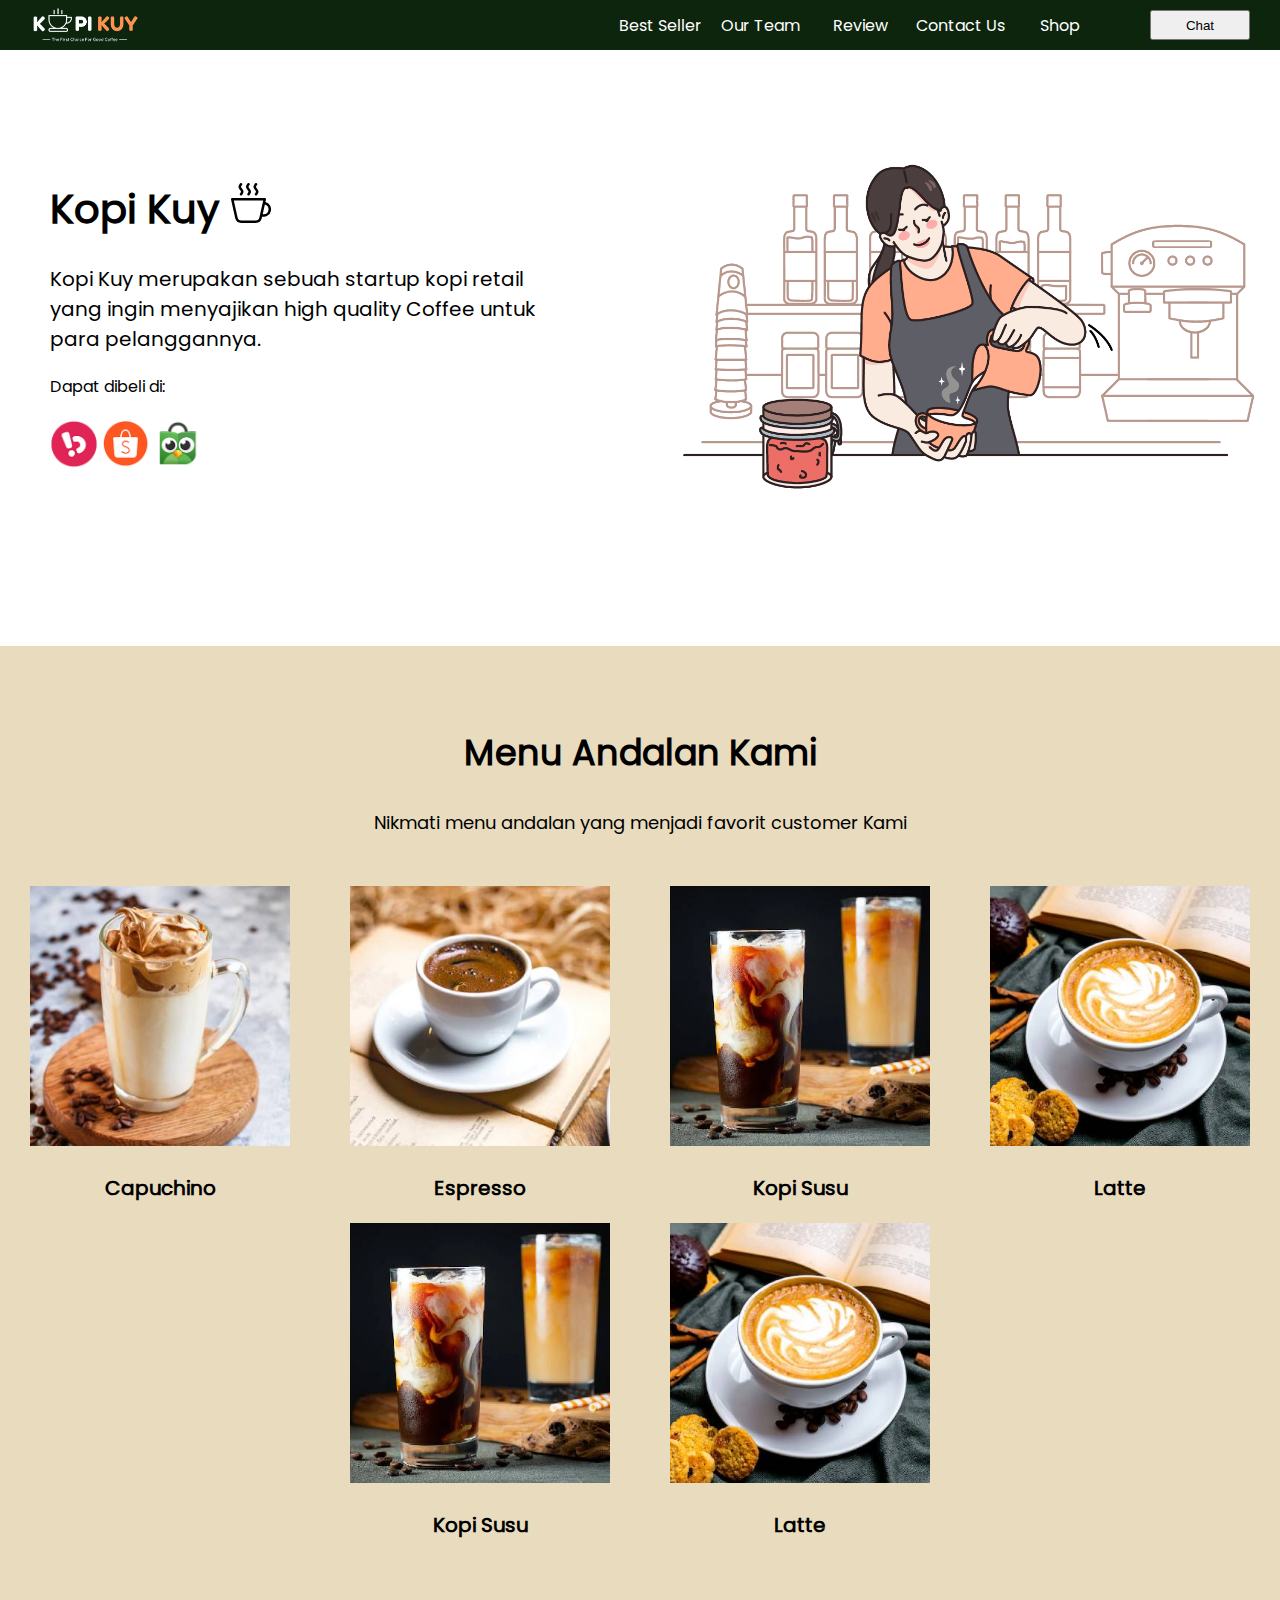
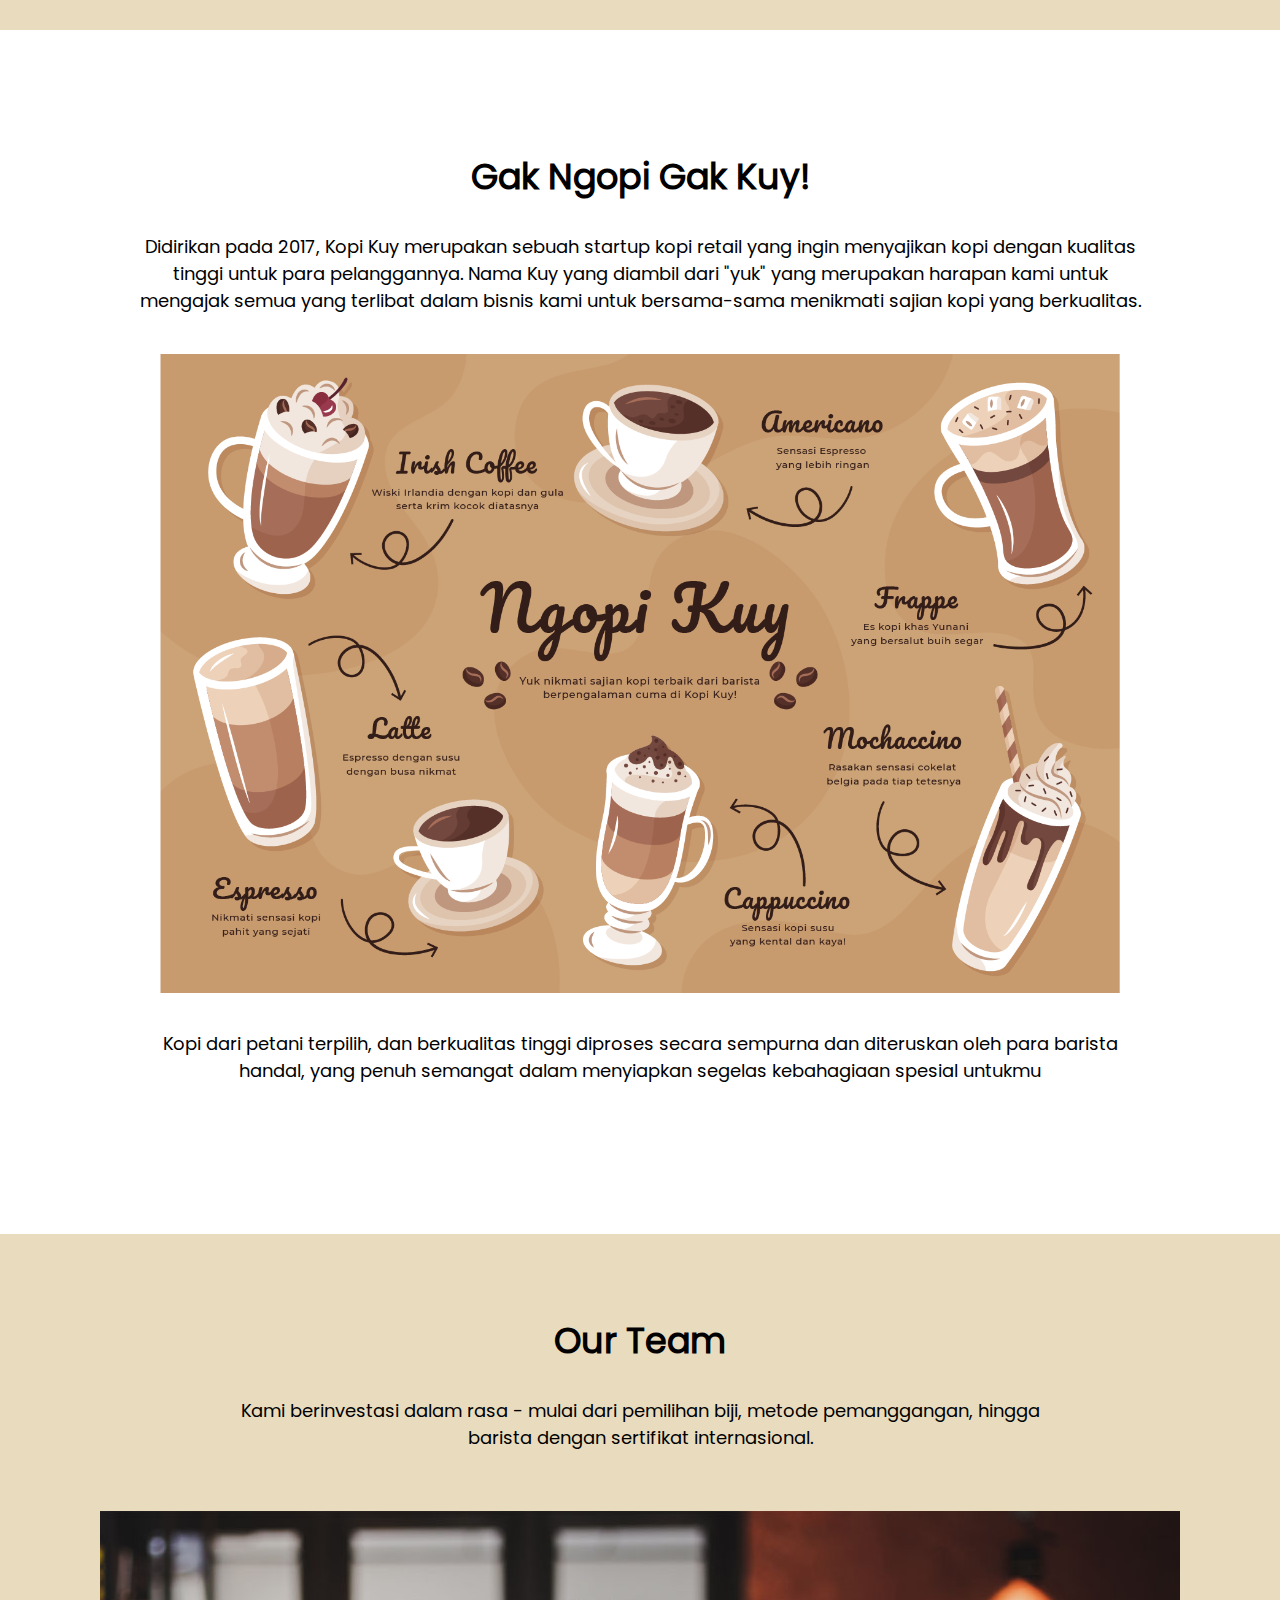
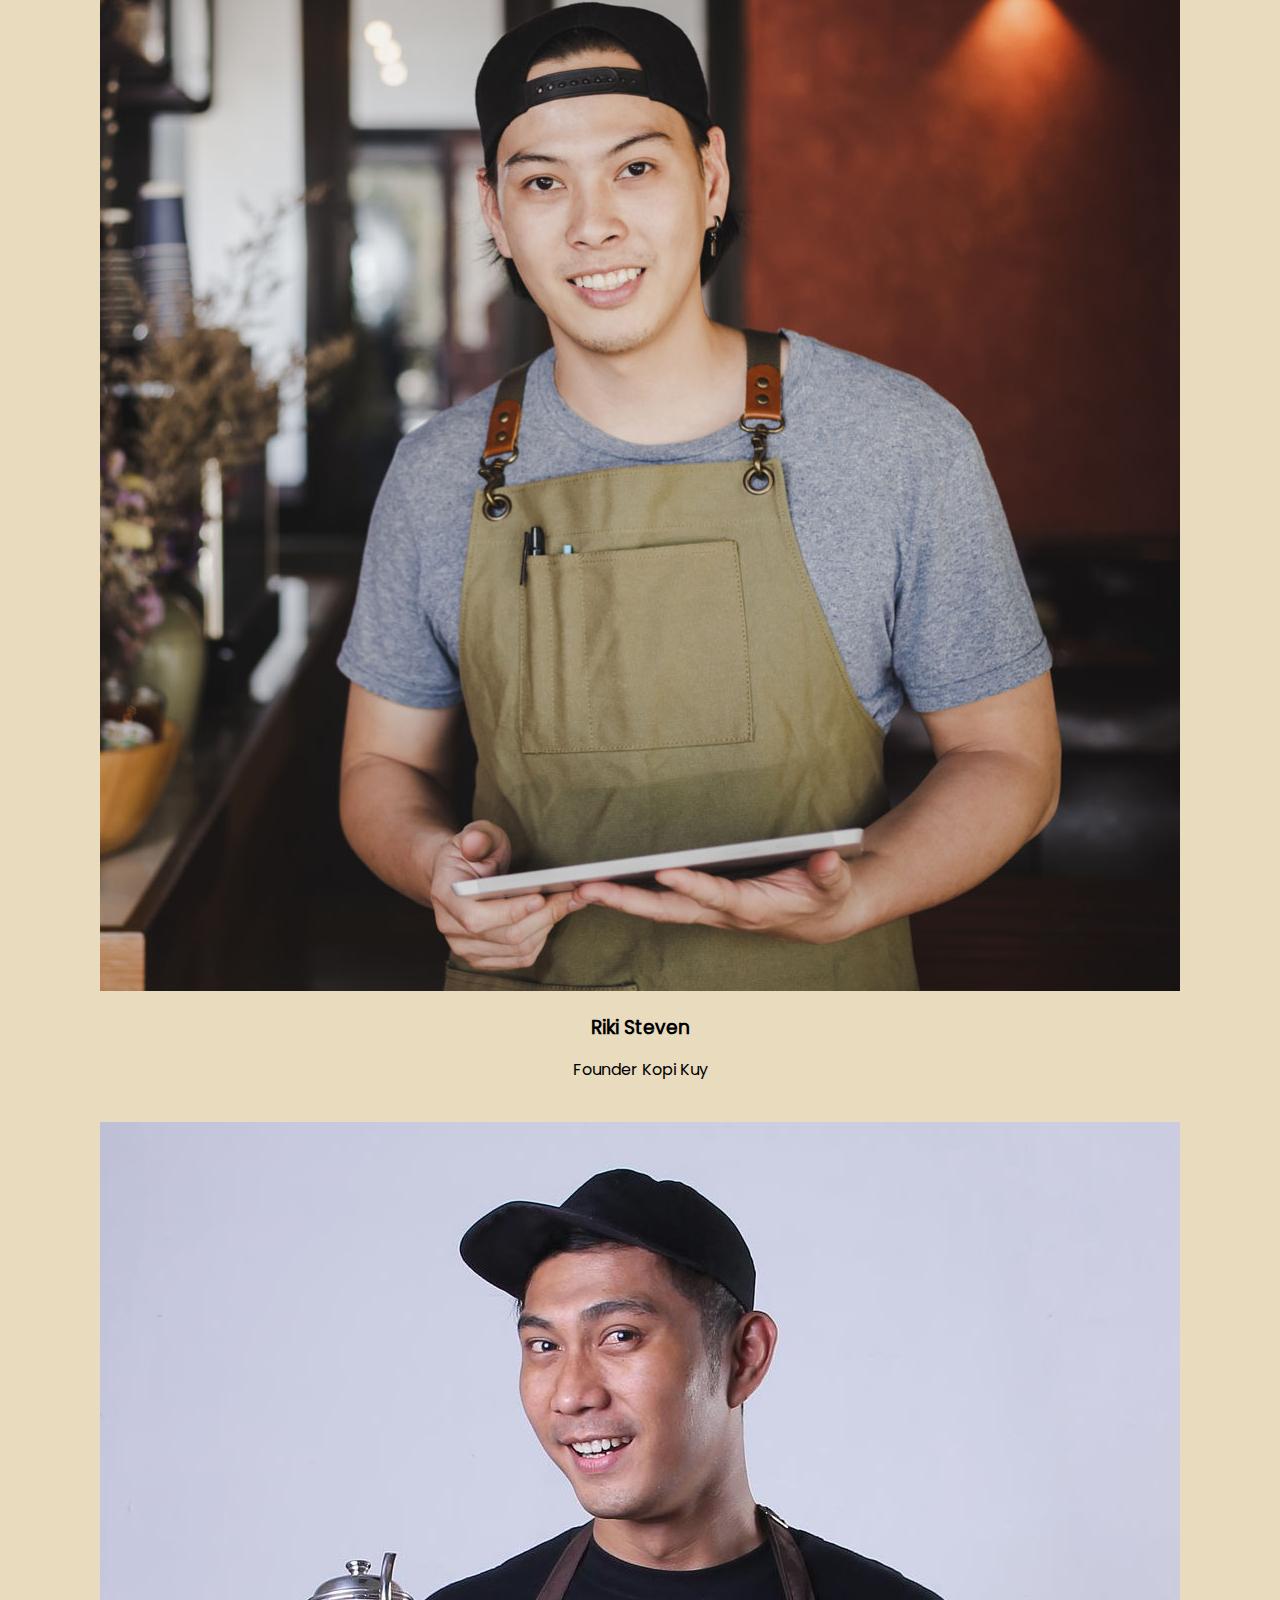
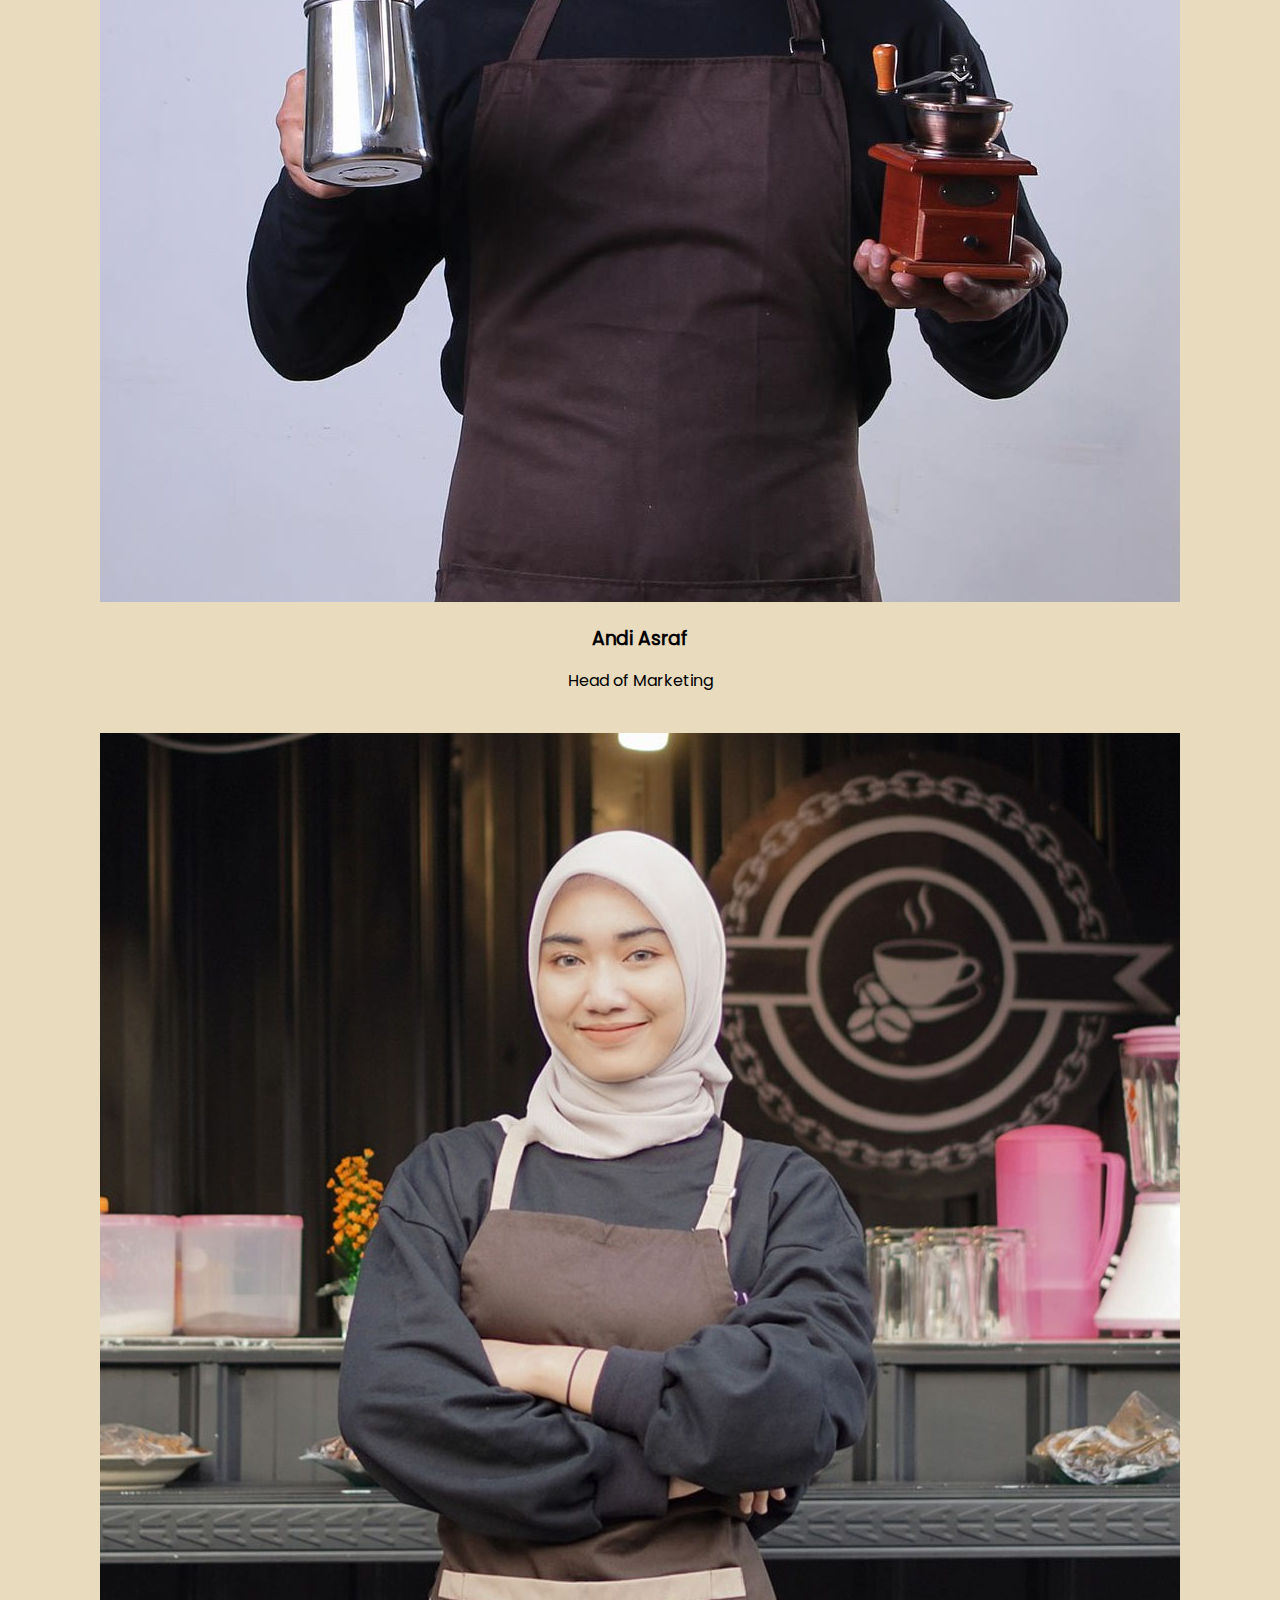
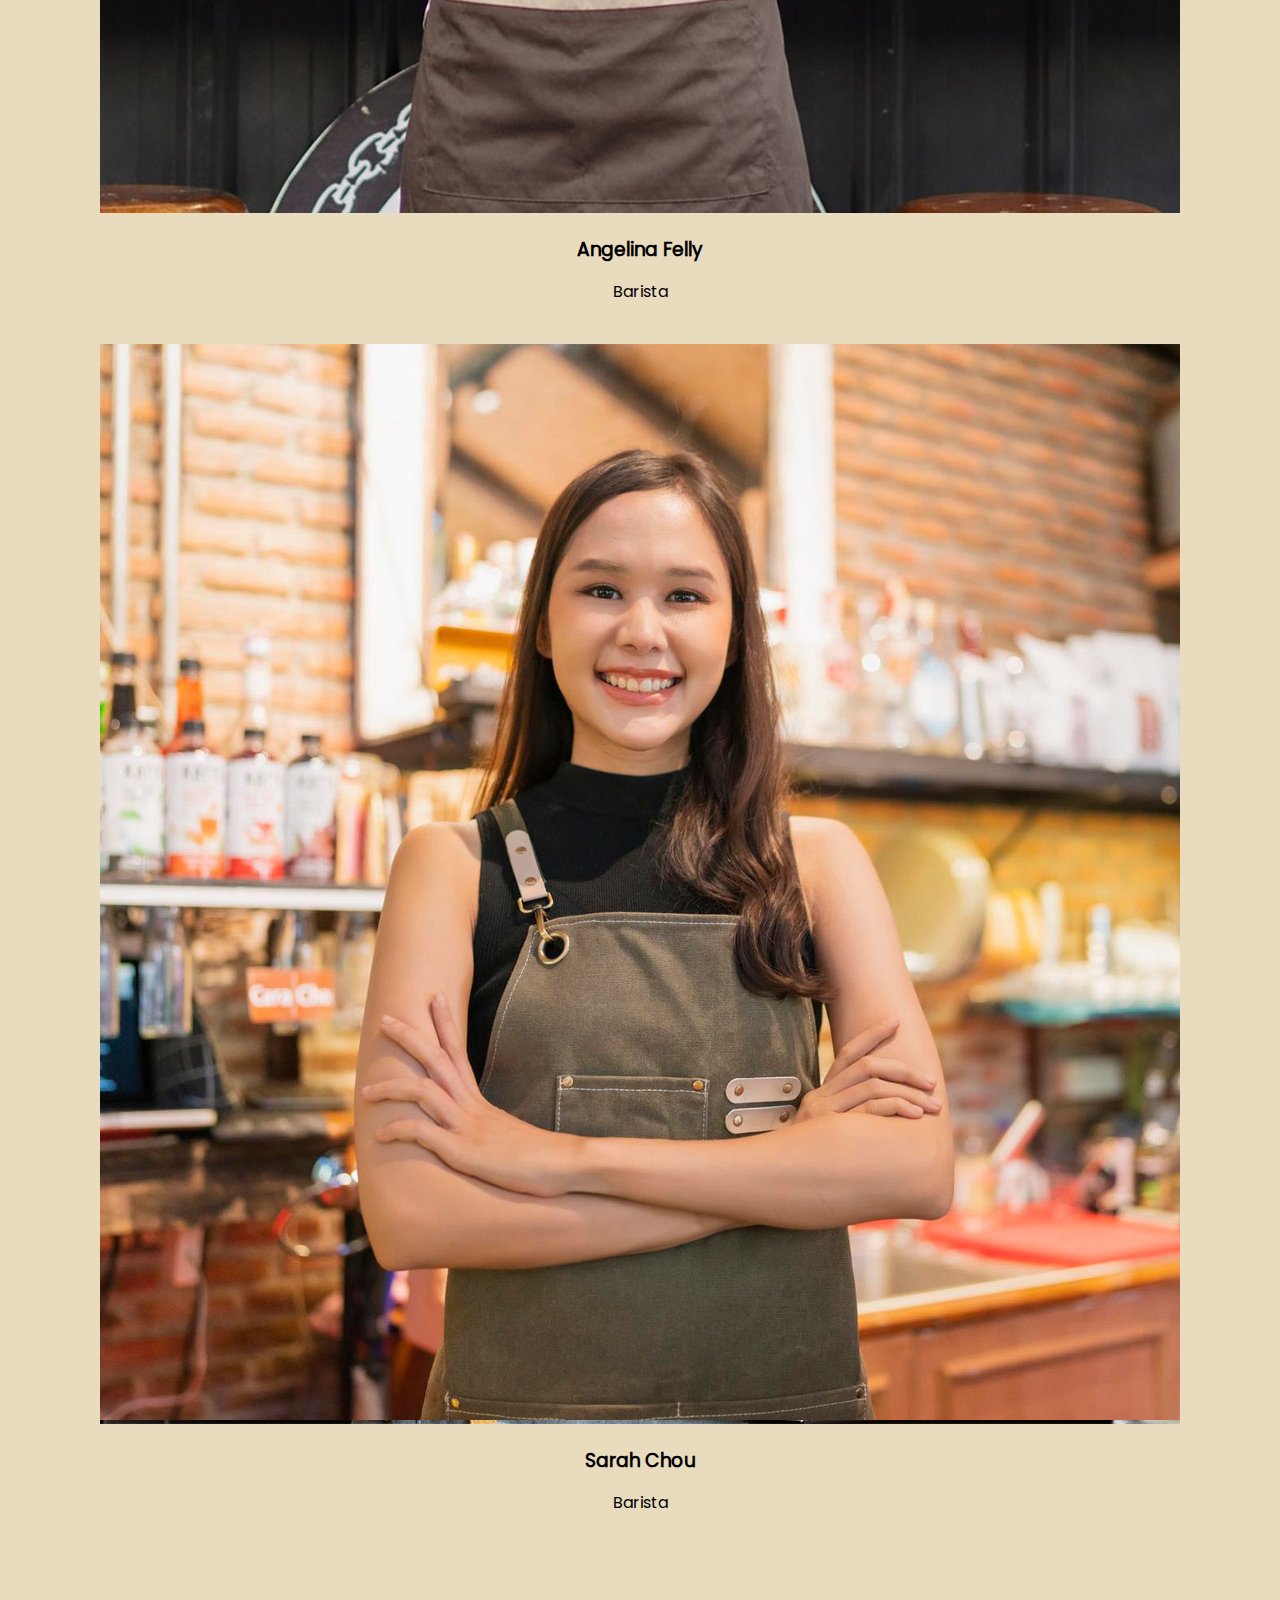
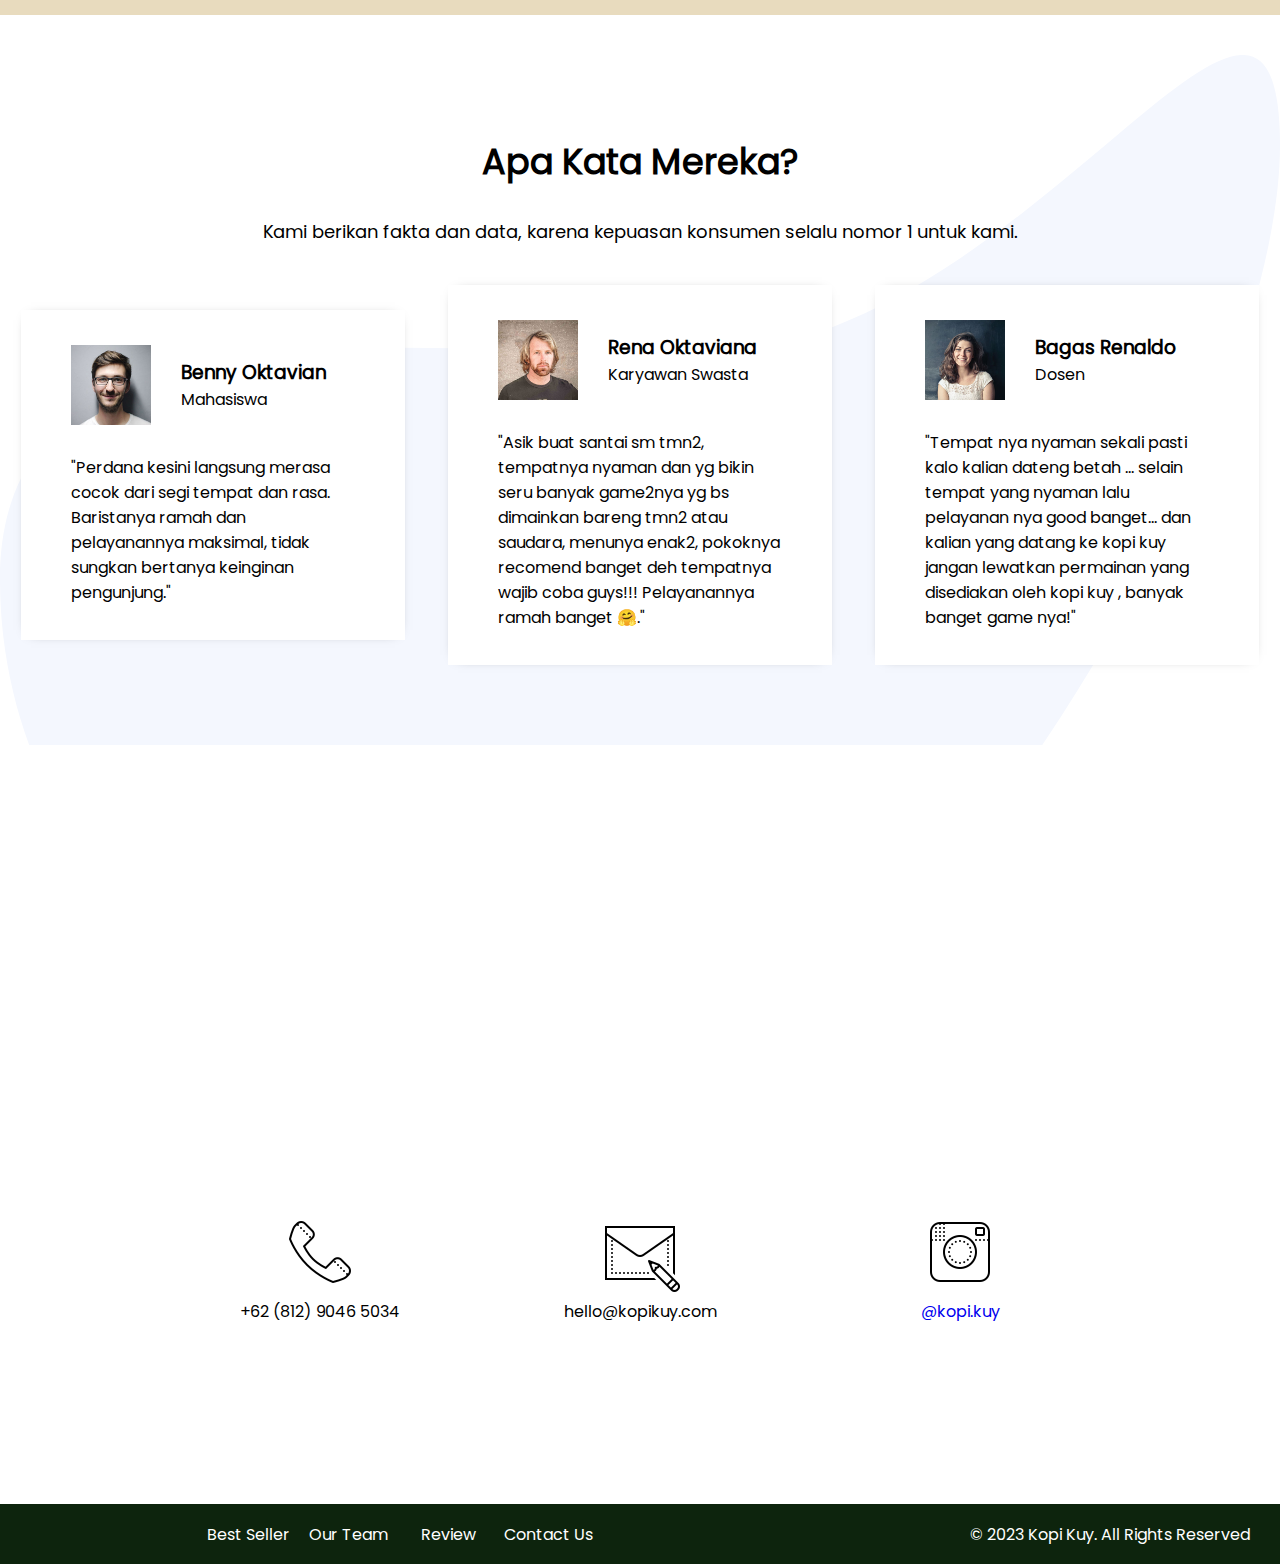
<file: index.html>
<!DOCTYPE html>
<html lang="id">

<head>
    <meta charset="UTF-8">
    <meta http-equiv="X-UA-Compatible" content="IE=edge">
    <meta name="viewport" content="width=device-width, initial-scale=1.0">
    <link rel="shortcut icon" href="images/favicon/favicon.ico" type="image/x-icon">
    <title>Kopi Kuy</title>
    <link rel="stylesheet" href="css/style2.css">
</head>

<body>
    <nav>
        <div class="baris">
            <img class="logo" src="images/logo/logo_kuy.png">
            <ul class="navigasi">
                <li>
                    <a href="#best-seller">Best Seller</a>
                </li>
                <li>
                    <a href="#our-team">Our Team</a>
                </li>
                <li>
                    <a href="#review">Review</a>
                </li>
                <li>
                    <a href="#contact-us">Contact Us</a>
                </li>
                <li>
                    <a href="produk.html">Shop</a>
                </li>
            </ul>
            <button class="chat-btn">Chat</button>
        </div>
    </nav>

    <header>
        <div class="baris">
            <div class="kiri">
                <h1>Kopi Kuy <img src="images/icon/icon_kopi.svg"></h1>
                <p class="tagline">Kopi Kuy merupakan sebuah startup kopi retail yang ingin menyajikan high
                    quality Coffee untuk para pelanggannya.
                </p>

                <div class="cta">
                    <p>Dapat dibeli di:</p>
                    <a href="#"><img src="images/logo/logo_bukalapak.png"></a>
                    <a href="#"><img src="images/logo/logo_shopee.png"></a>
                    <a href="#"><img src="images/logo/logo_tokopedia.png"></a>
                </div>
            </div>

            <img class="kanan" src="images/header/banner1.png">
        </div>
    </header>

    <section id="best-seller" class="best-seller">
        <h2>Menu Andalan Kami</h2>
        <p class="sub">Nikmati menu andalan yang menjadi favorit customer Kami</p>

        <div class="baris">
            <div class="produk">
                <img src="images/produk/product_capuchino.jpg" alt="">
                <p>Capuchino</p>
            </div>
            <div class="produk">
                <img src="images/produk/product_espresso.jpg" alt="">
                <p>Espresso</p>
            </div>
            <div class="produk">
                <img src="images/produk/product_kopi_susu.jpg" alt="">
                <p>Kopi Susu</p>
            </div>
            <div class="produk">
                <img src="images/produk/product_latte.jpg" alt="">
                <p>Latte</p>
            </div>
            <div class="produk">
                <img src="images/produk/product_kopi_susu.jpg" alt="">
                <p>Kopi Susu</p>
            </div>
            <div class="produk">
                <img src="images/produk/product_latte.jpg" alt="">
                <p>Latte</p>
            </div>
        </div>
    </section>

    <section id="about-us" class="about-us">
        <h2>Gak Ngopi Gak Kuy!</h2>
        <p class="tentang">
            Didirikan pada 2017, Kopi Kuy merupakan sebuah startup kopi retail yang ingin menyajikan kopi
            dengan kualitas tinggi
            untuk para pelanggannya. Nama Kuy yang diambil dari "yuk" yang merupakan harapan kami untuk
            mengajak semua yang terlibat dalam bisnis kami untuk bersama-sama menikmati sajian kopi yang
            berkualitas.
        </p>
        <img src="images/aset_kopi_jumbo.png">
        <p class="penjelasan">
            Kopi dari petani terpilih, dan berkualitas tinggi diproses secara sempurna dan diteruskan
            oleh para barista handal,
            yang penuh semangat dalam menyiapkan segelas kebahagiaan spesial untukmu
        </p>
    </section>

    <section class="our-team" id="our-team">
        <h2>Our Team</h2>

        <p class="sub">Kami berinvestasi dalam rasa - mulai dari pemilihan biji, metode pemanggangan,
            hingga barista dengan sertifikat internasional. </p>

        <div class="baris">
            <div class="tim">
                <img src="images/team/team4.jpg">
                <h3>Riki Steven</h3>
                <p>Founder Kopi Kuy</p>
            </div>
            <div class="tim">
                <img src="images/team/team6.jpg">
                <h3>Andi Asraf</h3>
                <p>Head of Marketing</p>
            </div>

            <div class="tim">
                <img src="images/team/team5.jpg">
                <h3>Angelina Felly</h3>
                <p>Barista</p>
            </div>

            <div class="tim">
                <img src="images/team/team2.jpg">
                <h3>Sarah Chou</h3>
                <p>Barista</p>
            </div>
        </div>
    </section>

    <section id="review" class="review">
        <h2>Apa Kata Mereka?</h2>

        <p class="sub">Kami berikan fakta dan data, karena kepuasan konsumen selalu nomor 1 untuk kami.</p>

        <div class="baris">
            <div class="testimoni">
                <div class="profile">
                    <img src="images/customer/customer1.jpg">
                    <div class="titel">
                        <h3>Benny Oktavian</h3>
                        <p>Mahasiswa</p>
                    </div>
                </div>
                <p>"Perdana kesini langsung merasa cocok dari segi tempat dan rasa. Baristanya ramah
                    dan pelayanannya maksimal, tidak sungkan bertanya keinginan pengunjung."</p>
            </div>
            <div class="testimoni">
                <div class="profile">
                    <img src="images/customer/customer2.jpg">
                    <div class="titel">
                        <h3>Rena Oktaviana</h3>
                        <p>Karyawan Swasta</p>
                    </div>
                </div>
                <p>"Asik buat santai sm tmn2, tempatnya nyaman dan yg bikin seru banyak game2nya yg bs
                    dimainkan bareng tmn2 atau saudara, menunya enak2, pokoknya recomend banget deh
                    tempatnya wajib coba guys!!! Pelayanannya ramah banget 🤗."</p>
            </div>
            <div class="testimoni">
                <div class="profile">
                    <img src="images/customer/customer3.jpg">
                    <div class="titel">
                        <h3>Bagas Renaldo</h3>
                        <p>Dosen</p>
                    </div>
                </div>
                <p>"Tempat nya nyaman sekali pasti kalo kalian dateng betah ... selain tempat yang
                    nyaman lalu pelayanan nya good banget... dan kalian yang datang ke kopi kuy jangan
                    lewatkan permainan yang disediakan oleh kopi kuy , banyak banget game nya!"</p>
            </div>
        </div>
    </section>

    <section class="contact-us" id="contact-us">
        <iframe
            src="https://www.google.com/maps/embed?pb=!1m18!1m12!1m3!1d3966.373479276824!2d106.66571527719503!3d-6.214377217273906!2m3!1f0!2f0!3f0!3m2!1i1024!2i768!4f13.1!3m3!1m2!1s0x2e69f9912c7f297b%3A0xe5a3a671dae861ab!2sKopi%20kuy!5e0!3m2!1sid!2sid!4v1673785598560!5m2!1sid!2sid"
            width="100%" height="300" frameborder="0" style="border:0;" allowfullscreen="" loading="lazy"
            referrerpolicy="no-referrer-when-downgrade"></iframe>

        <div class="baris">
            <div class="kolom">
                <img src="images/icon/icon_phone.png">
                <p>+62 (812) 9046 5034</p>
            </div>
            <div class="kolom">
                <img src="images/icon/icon_mail.png">
                <p>hello@kopikuy.com</p>
            </div>
            <div class="kolom">
                <img src="images/icon/icon_instagram.png">
                <a href="https://instagram.com" role="button">
                    <p>@kopi.kuy</p>
                </a>
            </div>
        </div>
    </section>

    <footer>
        <div class="baris">
            <ul class="navigasi">
                <li>
                    <a href="#best-seller">Best Seller</a>
                </li>
                <li>
                    <a href="#our-team">Our Team</a>
                </li>
                <li>
                    <a href="#review">Review</a>
                </li>
                <li>
                    <a href="#contact-us">Contact Us</a>
                </li>
            </ul>
            <p>© 2023 Kopi Kuy. All Rights Reserved</p>
        </div>
    </footer>

</body>

</html>
</file>
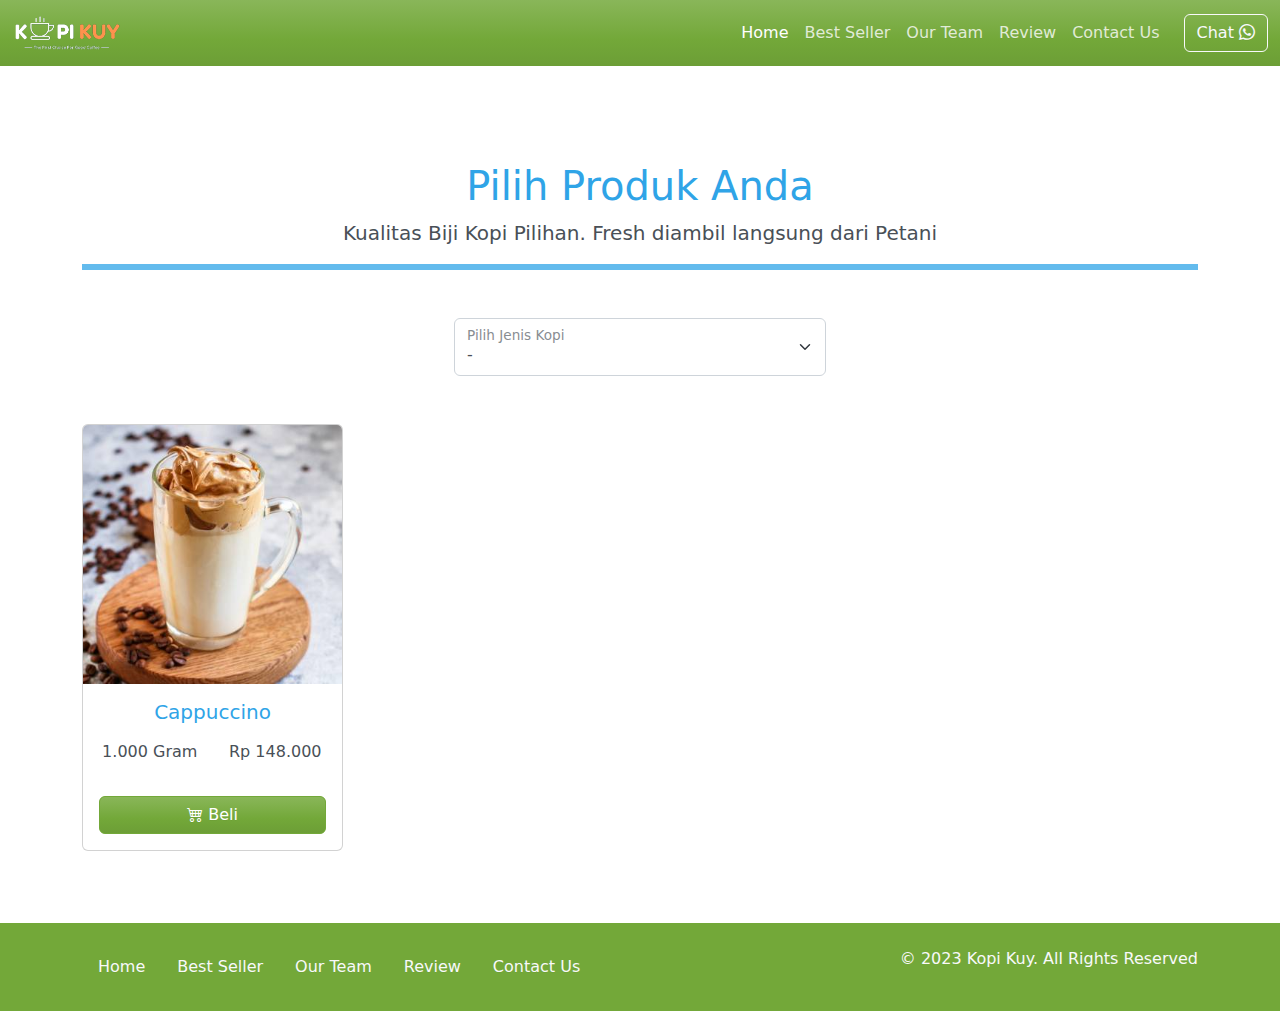
<file: produk.html>
<!DOCTYPE html>
<html lang="id">

<head>
    <meta charset="UTF-8">
    <meta http-equiv="X-UA-Compatible" content="IE=edge">
    <meta name="viewport" content="width=device-width, initial-scale=1.0">
    <link rel="shortcut icon" href="images/favicon/favicon.ico" type="image/x-icon">
    <title>Produk</title>

    <link rel="stylesheet" href="vendor/bootwatch/cerulean.css">
    <link rel="stylesheet" href="vendor/bootsrap-icon/bootstrap-icons.css">
    <script src="vendor/bootstrap/js/bootstrap.bundle.min.js"></script>
</head>

<body>
    <nav class="navbar navbar-expand-lg navbar-dark bg-success">
        <div class="container-fluid">
            <a class="navbar-brand" href="#">
                <img class="logo" src="images/logo/logo_kuy.png" height="40px">
            </a>
            <button class="navbar-toggler" type="button" data-bs-toggle="collapse"
                data-bs-target="#navbarSupportedContent" aria-controls="navbarSupportedContent" aria-expanded="false"
                aria-label="Toggle navigation">
                <span class="navbar-toggler-icon"></span>
            </button>
            <div class="collapse navbar-collapse" id="navbarSupportedContent">
                <ul class="navbar-nav ms-auto me-3 mb-2 mb-lg-0">
                    <li class="nav-item">
                        <a class="nav-link active" aria-current="page" href="index.html">Home</a>
                    </li>
                    <li class="nav-item">
                        <a class="nav-link" href="index.html#best-seller">Best Seller</a>
                    </li>
                    <li class="nav-item">
                        <a class="nav-link" href="index.html#our-team">Our Team</a>
                    </li>
                    <li class="nav-item">
                        <a class="nav-link" href="index.html#review">Review</a>
                    </li>
                    <li class="nav-item">
                        <a class="nav-link" href="index.html#contact-us">Contact Us</a>
                    </li>
                </ul>
                <a class="btn btn-outline-light" href="https://wa.me/6281297097845" target="blank">Chat <i
                        class="bi bi-whatsapp"></i></a>
            </div>
        </div>
    </nav>

    <section class="produk text-center mt-5 pt-5">
        <div class="container text-center">
            <h1 id="judul_h1">Pilih Produk Anda</h1>
            <p class="fs-5">Kualitas Biji Kopi Pilihan. Fresh diambil langsung dari Petani</p>
            <hr class="border border-primary border-3 opacity-75">

            <div class="form-floating my-5 col-12 col-md-4 mx-auto">
                <select class="form-select" id="select_produk" aria-label="Floating label select example">
                    <option selected disabled>-</option>
                    <option value="arabica">Arabica</option>
                    <option value="robusta">Robusta</option>
                </select>
                <label for="select_produk">Pilih Jenis Kopi</label>
            </div>

            <div class="row row-cols-1 row-cols-md-2 row-cols-lg-4" id="row_produk">
                <div class="col-md-3 mb-4">
                    <div class="card">
                        <img src="images/produk/product_capuchino.jpg" class="card-img-top" alt="...">
                        <div class="card-body">
                            <h5 class="card-title">Cappuccino</h5>
                            <div class="row my-3">
                                <div class="col berat">
                                    <p>1.000 Gram</p>
                                </div>
                                <div class="col harga">
                                    <p>Rp 148.000</p>
                                </div>
                            </div>
                            <a id="tombol_beli" href="#" class="btn btn-success w-100"><i class="bi bi-cart4"></i>
                                Beli</a>
                        </div>
                    </div>
                </div>
            </div>
        </div>
    </section>

    <footer class="bg-success py-4 mt-5">
        <div class="container">
            <div class="row align-items-center">
                <div class="col-md-8">
                    <ul class="nav">
                        <li class="nav-item">
                            <a class="nav-link link-light active" aria-current="page" href="index.html">Home</a>
                        </li>
                        <li class="nav-item">
                            <a class="nav-link link-light" href="index.html#best-seller">Best Seller</a>
                        </li>
                        <li class="nav-item">
                            <a class="nav-link link-light" href="index.html#our-team">Our Team</a>
                        </li>
                        <li class="nav-item">
                            <a class="nav-link link-light" href="index.html#review">Review</a>
                        </li>
                        <li class="nav-item">
                            <a class="nav-link link-light" href="index.html#contact-us">Contact Us</a>
                        </li>
                    </ul>
                </div>
                <div class="col-md-4 text-light text-end">
                    <p>© 2023 Kopi Kuy. All Rights Reserved</p>
                </div>
            </div>
        </div>
    </footer>



    <script src="js/jquery-3.6.3.min.js"></script>
    <script>
        var api = 'https://rikikurnia.com/prakerja/api/produk/'

        select_produk.onchange = function () {
            var api_server = api + this.value

            var isi = ''
            $.get(api_server).then(function (respon) {

                respon.data.forEach(item => {
                    isi += `<div class="col mb-4">
            <div class="card">
                <img src="${item.foto}" class="card-img-top" alt="...">
                <div class="card-body">
                    <h5 class="card-title">${item.nama}</h5>
                    <div class="row my-4">
                        <div class="col-6 berat">
                            ${item.size}
                        </div>
                        <div class="col-6 harga">
                            ${item.harga}
                        </div>
                    </div>
                    <a href="${item.link}" class="btn btn-success w-100"><i class="bi bi-cart4"></i> Beli</a>
                </div>
            </div>
        </div>`
                });
                row_produk.innerHTML = isi
            })

        }










        /*
        const telp = "081297097845"
        var nama_saya = "Syarifudin PN"
        var nama_anda = prompt("Siapa Nama Anda")
        */


        /*
        var kopi = {
            nama: "Kopi Arabika Sidikalang",
            size: "1.000 Gram",
            harga: "Rp 150.000",
            foto: "https://rikikurnia.com/prakerja/api/img/1.jpg",
            link: "https://www.tokopedia.com/sopic-store/kopi-arabika-sidikalang-1000-gr-biji"
        }

        select_produk.onchange = function () {
            document.querySelector("#row_produk h5").innerHTML = kopi.nama
            document.querySelector("#row_produk .berat").innerHTML = kopi.size
            document.querySelector("#row_produk .harga").innerHTML = kopi.harga
            document.querySelector("#row_produk img").src = kopi.foto
            document.querySelector("#row_produk a").href = kopi.link
        }
        */

        /*
        tombol_beli.onclick = function () {
            document.querySelector("#row_produk h5").innerHTML = kopi.nama
            document.querySelector("#row_produk .berat").innerHTML = kopi.size
            document.querySelector("#row_produk .harga").innerHTML = kopi.harga
            document.querySelector("#row_produk img").src = kopi.foto
            document.querySelector("#row_produk a").href = kopi.link
                            }
                    */
        /*
        tombol_beli.onclick = function () {
            judul_h1.innerHTML = `Terima Kasih Telah Membeli <i class="bi bi-emoji-smile"></i>`
        }
        */

        /*
        tombol_beli.onclick = function () {
            alert("Terima Kasih Telah Membeli")
        }
        */

        /*
        var tombol_beli = document.querySelector("#tombol_beli")
        tombol_beli.addEventListener("click", function () {
            alert("Thank You")
        */
        /*
    var jenis_kopi = ["arabica", "robusta", "blend", "luwak"]
    jenis_kopi.forEach(item => {
        var kalimat = `Jenis kopi yang saya suka adalah = ${item}`
        alert(kalimat)
    });
    */


        /*
        function tanya_nama() {
            var kalimat = "Nama saya adalah " + nama_saya + " Nomor Telepon " + telp + " Nama Anda " + nama_anda
            var kalimat2 = `Nama saya adalah ${nama_saya} Nomor Telepon ${telp} Selamat datang, nama anda ${nama_anda}`
            alert(kalimat2)
        }
        tanya_nama()
        */

        /*
                        var angka1 = 5
                        var angka2 = 10
                        var hasil = angka1 + angka2
                        alert(hasil)
                        console.log(hasil)
        */

        /*
        var kalimat = "Nama saya adalah " + nama_saya + " Nomor Telepon " + telp
        alert(kalimat)
        */
    </script>
</body>

</html>
</file>
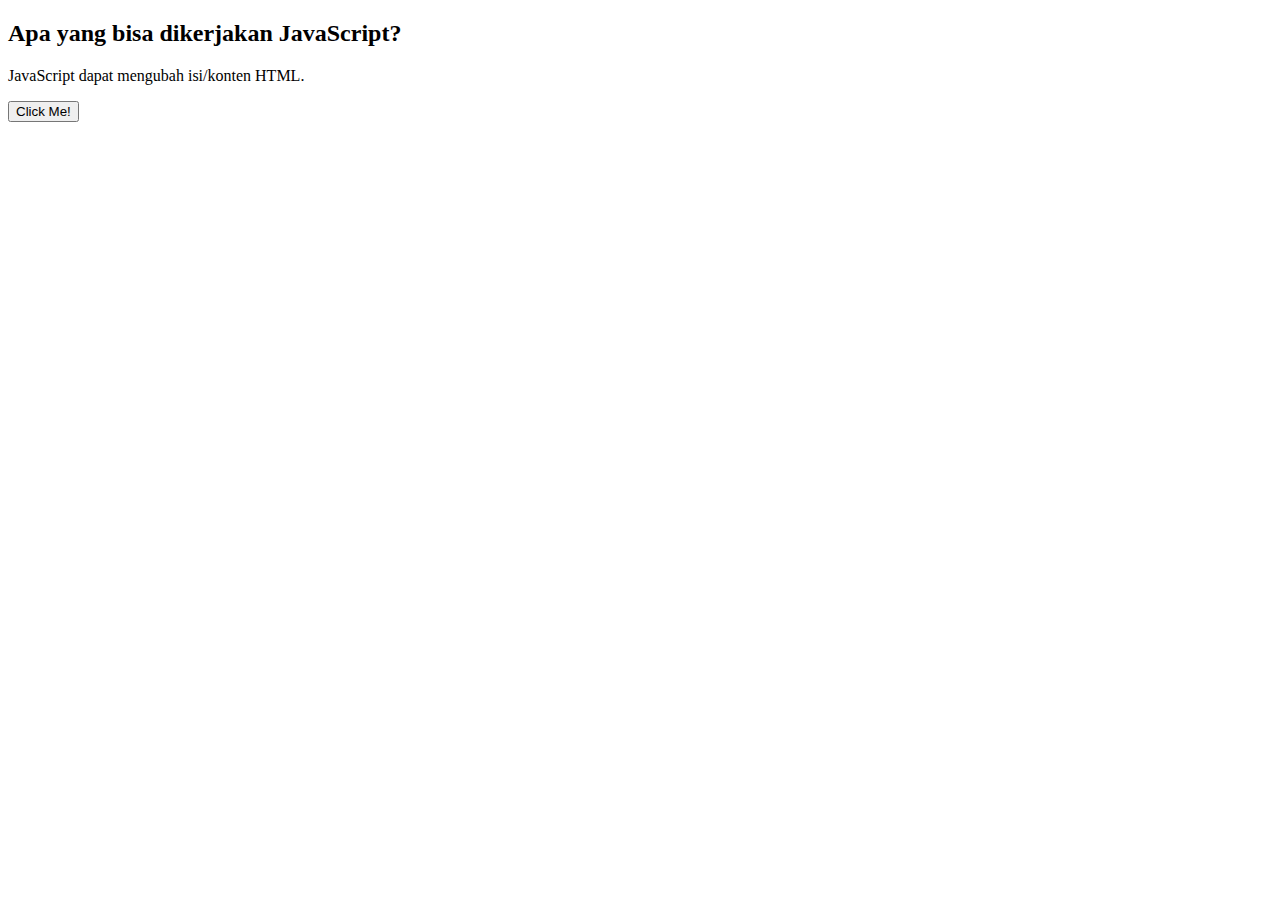
<file: tmp/latjs.html>
<!DOCTYPE html>
<html lang="en">

<head>
    <meta charset="UTF-8">
    <meta http-equiv="X-UA-Compatible" content="IE=edge">
    <meta name="viewport" content="width=device-width, initial-scale=1.0">
    <title>Latihan Javascript</title>
</head>

<body>
    <h2>Apa yang bisa dikerjakan JavaScript?</h2>

    <p id="demo">JavaScript dapat mengubah isi/konten HTML.</p>

    <button type="button" onclick='document.getElementById("demo").innerHTML = "Hello JavaScript!"'>Click Me!</button>


</body>

</html>
</file>
<file: css/style2.css>
/* Pengaturan Global */

@font-face {
    font-family: 'Poppins';
    src: url(../fonts/poppins.woff2);
}

* {
    box-sizing: border-box;
    margin: 0;
    padding: 0;
}

html {
    scroll-behavior: smooth;
}

body {
    font-family: 'Poppins';
}

.bg-kopi {
    background-color: rgb(13, 36, 13);
}

section {
    padding-top: 80px;
    padding-bottom: 80px;
    margin-top: 40px;
    margin-bottom: 40px;
}

.baris {
    display: flex;
    align-items: center;
    justify-content: center;
    flex-wrap: wrap;
}

h1 {
    font-size: 40px;
}

h2 {
    font-size: 35px;
    text-align: center;
    margin-bottom: 30px;
}

p.sub {
    font-size: 18px;
    width: 800px;
    max-width: 100%;
    text-align: center;
    margin: auto;
    margin-bottom: 40px;
}

img,
video {
    max-width: 100%;
}

/* Navigasi */

nav {
    background-color: rgb(13, 36, 13);
    padding-left: 30px;
    padding-right: 30px;
}

nav .baris {
    align-items: center;
    height: 50px;
}

.logo {
    height: 40px;
}

nav button {
    width: 100px;
    height: 30px;
}

.navigasi {
    display: flex;
    list-style: none;
    margin-right: 40px;
    align-items: center;
    margin-left: auto;
    text-align: center;
}

.navigasi li {
    width: 100px;
}

.navigasi li a {
    color: #fff;
    text-decoration: none;
}

/* Header */

header {
    padding-left: 50px;
    padding-top: 80px;
    padding-bottom: 80px;
}

header .baris {
    display: flex;
    align-items: center;
}

header .kiri {
    width: 50%;
    padding-right: 100px;
}

header .kanan {
    width: 50%;
}

header .kiri h1 {
    margin-bottom: 25px;
}

header .kiri p.tagline {
    margin-bottom: 20px;
    font-size: 20px;
}

header .kiri .cta p {
    font-size: 16px;
    margin-bottom: 20px;
}

header .kiri .cta img {
    height: 50px;
}

/* Best Seller */

.best-seller {
    background-color: rgb(232, 219, 190);
}

.best-seller .produk {
    width: 25%;
    padding: 10px 30px;
    text-align: center;
}

.best-seller .produk p {
    font-weight: bold;
    margin-top: 20px;
    font-size: 20px;
}

/* About Us */

section.about-us {

    margin-left: auto;
    margin-right: auto;
    text-align: center;
}

.about-us .tentang {
    width: 1024px;
    max-width: 90%;
    margin: 10px auto 40px auto;
    font-size: 18px;
}

.about-us img {
    width: 960px;
    max-width: 100%;
}

.about-us .penjelasan {
    max-width: 80%;
    margin: 30px auto 30px auto;
    font-size: 18px;
}

/* Our Team */

.our-team {
    background-color: rgb(232, 219, 190);
}

.our-team .baris .tim {
    padding: 20px 30px;
    text-align: center;
}

.our-team .baris .tim img {
    margin-bottom: 15px;
}

.our-team .baris h3 {
    margin-bottom: 15px;
}

/* Review */

.review {
    background-image: url(../images/shapes/9.svg);
    background-size: cover;
}

.review .baris {
    width: 1366px;
    max-width: 100%;
    margin-left: auto;
    margin-right: auto;
    justify-content: space-around;
}

.review .baris .testimoni {
    width: 30%;
    padding: 35px 50px;
    box-shadow: 0px 0px 12px -10px #000;
    background-color: #fff;
}

.review .profile {
    display: flex;
    margin-bottom: 30px;
    align-items: center;
}

.review .profile img {
    height: 80px;
    margin-right: 30px;
}

/* Contact Us */

section.contact-us {
    margin-bottom: 100px;
}

.contact-us .baris .kolom {
    margin-top: 40px;
    width: 25%;
    text-align: center;
}

.contact-us .kolom a {
    text-decoration: none;
}

/* Footer */

footer {
    background-color: rgb(13, 36, 13);
    padding-left: 30px;
    padding-right: 30px;
}

footer .baris {
    align-items: center;
    justify-content: space-between;
    max-width: 1366px;
    align-self: center;
    height: 60px;
}

footer .navigasi {
    width: 60%;
}

footer p {
    color: #fff;
}

/* Produk */

.shop .card p.card-text {
    font-size: 15px;
    color: #3b3b3b;
}

.shop .card h5 {
    font-size: 18px;
    font-weight: bold;
    color: #3b3b3b;
}



/* Coba Praktek Dari Sini  */
@media(max-width:700px) {
    .navigasi {
        display: none
    }

    nav .baris {
        justify-content: space-around;
    }

    header {
        padding-left: 20px;
        padding-right: 20px;
        margin-bottom: 48px;
    }

    header .kiri {
        width: 100%;
        padding-right: 0;
        text-align: center;
        margin-bottom: 40px;
    }

    header .kanan {
        width: 100%;
    }

    .best-seller .produk {
        width: 50%;
    }

    .review .baris .testimoni {
        width: 100%;
        margin-bottom: 40px;
    }

    .review {
        padding-left: 30px;
        padding-right: 30px;
    }
}
</file>
<file: vendor/bootwatch/cerulean.css>
@charset "UTF-8";/*!
 * Bootswatch v5.2.3 (https://bootswatch.com)
 * Theme: cerulean
 * Copyright 2012-2022 Thomas Park
 * Licensed under MIT
 * Based on Bootstrap
*//*!
 * Bootstrap  v5.2.3 (https://getbootstrap.com/)
 * Copyright 2011-2022 The Bootstrap Authors
 * Copyright 2011-2022 Twitter, Inc.
 * Licensed under MIT (https://github.com/twbs/bootstrap/blob/main/LICENSE)
 */:root{--bs-blue:#033c73;--bs-indigo:#6610f2;--bs-purple:#6f42c1;--bs-pink:#e83e8c;--bs-red:#c71c22;--bs-orange:#fd7e14;--bs-yellow:#dd5600;--bs-green:#73a839;--bs-teal:#20c997;--bs-cyan:#2fa4e7;--bs-black:#000;--bs-white:#fff;--bs-gray:#868e96;--bs-gray-dark:#343a40;--bs-gray-100:#f8f9fa;--bs-gray-200:#e9ecef;--bs-gray-300:#dee2e6;--bs-gray-400:#ced4da;--bs-gray-500:#adb5bd;--bs-gray-600:#868e96;--bs-gray-700:#495057;--bs-gray-800:#343a40;--bs-gray-900:#212529;--bs-primary:#2fa4e7;--bs-secondary:#e9ecef;--bs-success:#73a839;--bs-info:#033c73;--bs-warning:#dd5600;--bs-danger:#c71c22;--bs-light:#f8f9fa;--bs-dark:#343a40;--bs-primary-rgb:47,164,231;--bs-secondary-rgb:233,236,239;--bs-success-rgb:115,168,57;--bs-info-rgb:3,60,115;--bs-warning-rgb:221,86,0;--bs-danger-rgb:199,28,34;--bs-light-rgb:248,249,250;--bs-dark-rgb:52,58,64;--bs-white-rgb:255,255,255;--bs-black-rgb:0,0,0;--bs-body-color-rgb:73,80,87;--bs-body-bg-rgb:255,255,255;--bs-font-sans-serif:system-ui,-apple-system,"Segoe UI",Roboto,"Helvetica Neue","Noto Sans","Liberation Sans",Arial,sans-serif,"Apple Color Emoji","Segoe UI Emoji","Segoe UI Symbol","Noto Color Emoji";--bs-font-monospace:SFMono-Regular,Menlo,Monaco,Consolas,"Liberation Mono","Courier New",monospace;--bs-gradient:linear-gradient(180deg, rgba(255, 255, 255, 0.15), rgba(255, 255, 255, 0));--bs-body-font-family:var(--bs-font-sans-serif);--bs-body-font-size:1rem;--bs-body-font-weight:400;--bs-body-line-height:1.5;--bs-body-color:#495057;--bs-body-bg:#fff;--bs-border-width:1px;--bs-border-style:solid;--bs-border-color:#dee2e6;--bs-border-color-translucent:rgba(0, 0, 0, 0.175);--bs-border-radius:0.375rem;--bs-border-radius-sm:0.25rem;--bs-border-radius-lg:0.5rem;--bs-border-radius-xl:1rem;--bs-border-radius-2xl:2rem;--bs-border-radius-pill:50rem;--bs-link-color:#2fa4e7;--bs-link-hover-color:#2683b9;--bs-code-color:#e83e8c;--bs-highlight-bg:#f8ddcc}*,::after,::before{box-sizing:border-box}@media (prefers-reduced-motion:no-preference){:root{scroll-behavior:smooth}}body{margin:0;font-family:var(--bs-body-font-family);font-size:var(--bs-body-font-size);font-weight:var(--bs-body-font-weight);line-height:var(--bs-body-line-height);color:var(--bs-body-color);text-align:var(--bs-body-text-align);background-color:var(--bs-body-bg);-webkit-text-size-adjust:100%;-webkit-tap-highlight-color:transparent}hr{margin:1rem 0;color:inherit;border:0;border-top:1px solid;opacity:.25}.h1,.h2,.h3,.h4,.h5,.h6,h1,h2,h3,h4,h5,h6{margin-top:0;margin-bottom:.5rem;font-weight:500;line-height:1.2;color:#2fa4e7}.h1,h1{font-size:calc(1.375rem + 1.5vw)}@media (min-width:1200px){.h1,h1{font-size:2.5rem}}.h2,h2{font-size:calc(1.325rem + .9vw)}@media (min-width:1200px){.h2,h2{font-size:2rem}}.h3,h3{font-size:calc(1.3rem + .6vw)}@media (min-width:1200px){.h3,h3{font-size:1.75rem}}.h4,h4{font-size:calc(1.275rem + .3vw)}@media (min-width:1200px){.h4,h4{font-size:1.5rem}}.h5,h5{font-size:1.25rem}.h6,h6{font-size:1rem}p{margin-top:0;margin-bottom:1rem}abbr[title]{-webkit-text-decoration:underline dotted;text-decoration:underline dotted;cursor:help;-webkit-text-decoration-skip-ink:none;text-decoration-skip-ink:none}address{margin-bottom:1rem;font-style:normal;line-height:inherit}ol,ul{padding-left:2rem}dl,ol,ul{margin-top:0;margin-bottom:1rem}ol ol,ol ul,ul ol,ul ul{margin-bottom:0}dt{font-weight:700}dd{margin-bottom:.5rem;margin-left:0}blockquote{margin:0 0 1rem}b,strong{font-weight:bolder}.small,small{font-size:.875em}.mark,mark{padding:.1875em;background-color:var(--bs-highlight-bg)}sub,sup{position:relative;font-size:.75em;line-height:0;vertical-align:baseline}sub{bottom:-.25em}sup{top:-.5em}a{color:var(--bs-link-color);text-decoration:underline}a:hover{color:var(--bs-link-hover-color)}a:not([href]):not([class]),a:not([href]):not([class]):hover{color:inherit;text-decoration:none}code,kbd,pre,samp{font-family:var(--bs-font-monospace);font-size:1em}pre{display:block;margin-top:0;margin-bottom:1rem;overflow:auto;font-size:.875em}pre code{font-size:inherit;color:inherit;word-break:normal}code{font-size:.875em;color:var(--bs-code-color);word-wrap:break-word}a>code{color:inherit}kbd{padding:.1875rem .375rem;font-size:.875em;color:var(--bs-body-bg);background-color:var(--bs-body-color);border-radius:.25rem}kbd kbd{padding:0;font-size:1em}figure{margin:0 0 1rem}img,svg{vertical-align:middle}table{caption-side:bottom;border-collapse:collapse}caption{padding-top:.5rem;padding-bottom:.5rem;color:#868e96;text-align:left}th{text-align:inherit;text-align:-webkit-match-parent}tbody,td,tfoot,th,thead,tr{border-color:inherit;border-style:solid;border-width:0}label{display:inline-block}button{border-radius:0}button:focus:not(:focus-visible){outline:0}button,input,optgroup,select,textarea{margin:0;font-family:inherit;font-size:inherit;line-height:inherit}button,select{text-transform:none}[role=button]{cursor:pointer}select{word-wrap:normal}select:disabled{opacity:1}[list]:not([type=date]):not([type=datetime-local]):not([type=month]):not([type=week]):not([type=time])::-webkit-calendar-picker-indicator{display:none!important}[type=button],[type=reset],[type=submit],button{-webkit-appearance:button}[type=button]:not(:disabled),[type=reset]:not(:disabled),[type=submit]:not(:disabled),button:not(:disabled){cursor:pointer}::-moz-focus-inner{padding:0;border-style:none}textarea{resize:vertical}fieldset{min-width:0;padding:0;margin:0;border:0}legend{float:left;width:100%;padding:0;margin-bottom:.5rem;font-size:calc(1.275rem + .3vw);line-height:inherit}@media (min-width:1200px){legend{font-size:1.5rem}}legend+*{clear:left}::-webkit-datetime-edit-day-field,::-webkit-datetime-edit-fields-wrapper,::-webkit-datetime-edit-hour-field,::-webkit-datetime-edit-minute,::-webkit-datetime-edit-month-field,::-webkit-datetime-edit-text,::-webkit-datetime-edit-year-field{padding:0}::-webkit-inner-spin-button{height:auto}[type=search]{outline-offset:-2px;-webkit-appearance:textfield}::-webkit-search-decoration{-webkit-appearance:none}::-webkit-color-swatch-wrapper{padding:0}::-webkit-file-upload-button{font:inherit;-webkit-appearance:button}::file-selector-button{font:inherit;-webkit-appearance:button}output{display:inline-block}iframe{border:0}summary{display:list-item;cursor:pointer}progress{vertical-align:baseline}[hidden]{display:none!important}.lead{font-size:1.25rem;font-weight:300}.display-1{font-size:calc(1.625rem + 4.5vw);font-weight:300;line-height:1.2}@media (min-width:1200px){.display-1{font-size:5rem}}.display-2{font-size:calc(1.575rem + 3.9vw);font-weight:300;line-height:1.2}@media (min-width:1200px){.display-2{font-size:4.5rem}}.display-3{font-size:calc(1.525rem + 3.3vw);font-weight:300;line-height:1.2}@media (min-width:1200px){.display-3{font-size:4rem}}.display-4{font-size:calc(1.475rem + 2.7vw);font-weight:300;line-height:1.2}@media (min-width:1200px){.display-4{font-size:3.5rem}}.display-5{font-size:calc(1.425rem + 2.1vw);font-weight:300;line-height:1.2}@media (min-width:1200px){.display-5{font-size:3rem}}.display-6{font-size:calc(1.375rem + 1.5vw);font-weight:300;line-height:1.2}@media (min-width:1200px){.display-6{font-size:2.5rem}}.list-unstyled{padding-left:0;list-style:none}.list-inline{padding-left:0;list-style:none}.list-inline-item{display:inline-block}.list-inline-item:not(:last-child){margin-right:.5rem}.initialism{font-size:.875em;text-transform:uppercase}.blockquote{margin-bottom:1rem;font-size:1.25rem}.blockquote>:last-child{margin-bottom:0}.blockquote-footer{margin-top:-1rem;margin-bottom:1rem;font-size:.875em;color:#868e96}.blockquote-footer::before{content:"— "}.img-fluid{max-width:100%;height:auto}.img-thumbnail{padding:.25rem;background-color:#fff;border:1px solid var(--bs-border-color);border-radius:.375rem;max-width:100%;height:auto}.figure{display:inline-block}.figure-img{margin-bottom:.5rem;line-height:1}.figure-caption{font-size:.875em;color:#868e96}.container,.container-fluid,.container-lg,.container-md,.container-sm,.container-xl,.container-xxl{--bs-gutter-x:1.5rem;--bs-gutter-y:0;width:100%;padding-right:calc(var(--bs-gutter-x) * .5);padding-left:calc(var(--bs-gutter-x) * .5);margin-right:auto;margin-left:auto}@media (min-width:576px){.container,.container-sm{max-width:540px}}@media (min-width:768px){.container,.container-md,.container-sm{max-width:720px}}@media (min-width:992px){.container,.container-lg,.container-md,.container-sm{max-width:960px}}@media (min-width:1200px){.container,.container-lg,.container-md,.container-sm,.container-xl{max-width:1140px}}@media (min-width:1400px){.container,.container-lg,.container-md,.container-sm,.container-xl,.container-xxl{max-width:1320px}}.row{--bs-gutter-x:1.5rem;--bs-gutter-y:0;display:flex;flex-wrap:wrap;margin-top:calc(-1 * var(--bs-gutter-y));margin-right:calc(-.5 * var(--bs-gutter-x));margin-left:calc(-.5 * var(--bs-gutter-x))}.row>*{flex-shrink:0;width:100%;max-width:100%;padding-right:calc(var(--bs-gutter-x) * .5);padding-left:calc(var(--bs-gutter-x) * .5);margin-top:var(--bs-gutter-y)}.col{flex:1 0 0%}.row-cols-auto>*{flex:0 0 auto;width:auto}.row-cols-1>*{flex:0 0 auto;width:100%}.row-cols-2>*{flex:0 0 auto;width:50%}.row-cols-3>*{flex:0 0 auto;width:33.3333333333%}.row-cols-4>*{flex:0 0 auto;width:25%}.row-cols-5>*{flex:0 0 auto;width:20%}.row-cols-6>*{flex:0 0 auto;width:16.6666666667%}.col-auto{flex:0 0 auto;width:auto}.col-1{flex:0 0 auto;width:8.33333333%}.col-2{flex:0 0 auto;width:16.66666667%}.col-3{flex:0 0 auto;width:25%}.col-4{flex:0 0 auto;width:33.33333333%}.col-5{flex:0 0 auto;width:41.66666667%}.col-6{flex:0 0 auto;width:50%}.col-7{flex:0 0 auto;width:58.33333333%}.col-8{flex:0 0 auto;width:66.66666667%}.col-9{flex:0 0 auto;width:75%}.col-10{flex:0 0 auto;width:83.33333333%}.col-11{flex:0 0 auto;width:91.66666667%}.col-12{flex:0 0 auto;width:100%}.offset-1{margin-left:8.33333333%}.offset-2{margin-left:16.66666667%}.offset-3{margin-left:25%}.offset-4{margin-left:33.33333333%}.offset-5{margin-left:41.66666667%}.offset-6{margin-left:50%}.offset-7{margin-left:58.33333333%}.offset-8{margin-left:66.66666667%}.offset-9{margin-left:75%}.offset-10{margin-left:83.33333333%}.offset-11{margin-left:91.66666667%}.g-0,.gx-0{--bs-gutter-x:0}.g-0,.gy-0{--bs-gutter-y:0}.g-1,.gx-1{--bs-gutter-x:0.25rem}.g-1,.gy-1{--bs-gutter-y:0.25rem}.g-2,.gx-2{--bs-gutter-x:0.5rem}.g-2,.gy-2{--bs-gutter-y:0.5rem}.g-3,.gx-3{--bs-gutter-x:1rem}.g-3,.gy-3{--bs-gutter-y:1rem}.g-4,.gx-4{--bs-gutter-x:1.5rem}.g-4,.gy-4{--bs-gutter-y:1.5rem}.g-5,.gx-5{--bs-gutter-x:3rem}.g-5,.gy-5{--bs-gutter-y:3rem}@media (min-width:576px){.col-sm{flex:1 0 0%}.row-cols-sm-auto>*{flex:0 0 auto;width:auto}.row-cols-sm-1>*{flex:0 0 auto;width:100%}.row-cols-sm-2>*{flex:0 0 auto;width:50%}.row-cols-sm-3>*{flex:0 0 auto;width:33.3333333333%}.row-cols-sm-4>*{flex:0 0 auto;width:25%}.row-cols-sm-5>*{flex:0 0 auto;width:20%}.row-cols-sm-6>*{flex:0 0 auto;width:16.6666666667%}.col-sm-auto{flex:0 0 auto;width:auto}.col-sm-1{flex:0 0 auto;width:8.33333333%}.col-sm-2{flex:0 0 auto;width:16.66666667%}.col-sm-3{flex:0 0 auto;width:25%}.col-sm-4{flex:0 0 auto;width:33.33333333%}.col-sm-5{flex:0 0 auto;width:41.66666667%}.col-sm-6{flex:0 0 auto;width:50%}.col-sm-7{flex:0 0 auto;width:58.33333333%}.col-sm-8{flex:0 0 auto;width:66.66666667%}.col-sm-9{flex:0 0 auto;width:75%}.col-sm-10{flex:0 0 auto;width:83.33333333%}.col-sm-11{flex:0 0 auto;width:91.66666667%}.col-sm-12{flex:0 0 auto;width:100%}.offset-sm-0{margin-left:0}.offset-sm-1{margin-left:8.33333333%}.offset-sm-2{margin-left:16.66666667%}.offset-sm-3{margin-left:25%}.offset-sm-4{margin-left:33.33333333%}.offset-sm-5{margin-left:41.66666667%}.offset-sm-6{margin-left:50%}.offset-sm-7{margin-left:58.33333333%}.offset-sm-8{margin-left:66.66666667%}.offset-sm-9{margin-left:75%}.offset-sm-10{margin-left:83.33333333%}.offset-sm-11{margin-left:91.66666667%}.g-sm-0,.gx-sm-0{--bs-gutter-x:0}.g-sm-0,.gy-sm-0{--bs-gutter-y:0}.g-sm-1,.gx-sm-1{--bs-gutter-x:0.25rem}.g-sm-1,.gy-sm-1{--bs-gutter-y:0.25rem}.g-sm-2,.gx-sm-2{--bs-gutter-x:0.5rem}.g-sm-2,.gy-sm-2{--bs-gutter-y:0.5rem}.g-sm-3,.gx-sm-3{--bs-gutter-x:1rem}.g-sm-3,.gy-sm-3{--bs-gutter-y:1rem}.g-sm-4,.gx-sm-4{--bs-gutter-x:1.5rem}.g-sm-4,.gy-sm-4{--bs-gutter-y:1.5rem}.g-sm-5,.gx-sm-5{--bs-gutter-x:3rem}.g-sm-5,.gy-sm-5{--bs-gutter-y:3rem}}@media (min-width:768px){.col-md{flex:1 0 0%}.row-cols-md-auto>*{flex:0 0 auto;width:auto}.row-cols-md-1>*{flex:0 0 auto;width:100%}.row-cols-md-2>*{flex:0 0 auto;width:50%}.row-cols-md-3>*{flex:0 0 auto;width:33.3333333333%}.row-cols-md-4>*{flex:0 0 auto;width:25%}.row-cols-md-5>*{flex:0 0 auto;width:20%}.row-cols-md-6>*{flex:0 0 auto;width:16.6666666667%}.col-md-auto{flex:0 0 auto;width:auto}.col-md-1{flex:0 0 auto;width:8.33333333%}.col-md-2{flex:0 0 auto;width:16.66666667%}.col-md-3{flex:0 0 auto;width:25%}.col-md-4{flex:0 0 auto;width:33.33333333%}.col-md-5{flex:0 0 auto;width:41.66666667%}.col-md-6{flex:0 0 auto;width:50%}.col-md-7{flex:0 0 auto;width:58.33333333%}.col-md-8{flex:0 0 auto;width:66.66666667%}.col-md-9{flex:0 0 auto;width:75%}.col-md-10{flex:0 0 auto;width:83.33333333%}.col-md-11{flex:0 0 auto;width:91.66666667%}.col-md-12{flex:0 0 auto;width:100%}.offset-md-0{margin-left:0}.offset-md-1{margin-left:8.33333333%}.offset-md-2{margin-left:16.66666667%}.offset-md-3{margin-left:25%}.offset-md-4{margin-left:33.33333333%}.offset-md-5{margin-left:41.66666667%}.offset-md-6{margin-left:50%}.offset-md-7{margin-left:58.33333333%}.offset-md-8{margin-left:66.66666667%}.offset-md-9{margin-left:75%}.offset-md-10{margin-left:83.33333333%}.offset-md-11{margin-left:91.66666667%}.g-md-0,.gx-md-0{--bs-gutter-x:0}.g-md-0,.gy-md-0{--bs-gutter-y:0}.g-md-1,.gx-md-1{--bs-gutter-x:0.25rem}.g-md-1,.gy-md-1{--bs-gutter-y:0.25rem}.g-md-2,.gx-md-2{--bs-gutter-x:0.5rem}.g-md-2,.gy-md-2{--bs-gutter-y:0.5rem}.g-md-3,.gx-md-3{--bs-gutter-x:1rem}.g-md-3,.gy-md-3{--bs-gutter-y:1rem}.g-md-4,.gx-md-4{--bs-gutter-x:1.5rem}.g-md-4,.gy-md-4{--bs-gutter-y:1.5rem}.g-md-5,.gx-md-5{--bs-gutter-x:3rem}.g-md-5,.gy-md-5{--bs-gutter-y:3rem}}@media (min-width:992px){.col-lg{flex:1 0 0%}.row-cols-lg-auto>*{flex:0 0 auto;width:auto}.row-cols-lg-1>*{flex:0 0 auto;width:100%}.row-cols-lg-2>*{flex:0 0 auto;width:50%}.row-cols-lg-3>*{flex:0 0 auto;width:33.3333333333%}.row-cols-lg-4>*{flex:0 0 auto;width:25%}.row-cols-lg-5>*{flex:0 0 auto;width:20%}.row-cols-lg-6>*{flex:0 0 auto;width:16.6666666667%}.col-lg-auto{flex:0 0 auto;width:auto}.col-lg-1{flex:0 0 auto;width:8.33333333%}.col-lg-2{flex:0 0 auto;width:16.66666667%}.col-lg-3{flex:0 0 auto;width:25%}.col-lg-4{flex:0 0 auto;width:33.33333333%}.col-lg-5{flex:0 0 auto;width:41.66666667%}.col-lg-6{flex:0 0 auto;width:50%}.col-lg-7{flex:0 0 auto;width:58.33333333%}.col-lg-8{flex:0 0 auto;width:66.66666667%}.col-lg-9{flex:0 0 auto;width:75%}.col-lg-10{flex:0 0 auto;width:83.33333333%}.col-lg-11{flex:0 0 auto;width:91.66666667%}.col-lg-12{flex:0 0 auto;width:100%}.offset-lg-0{margin-left:0}.offset-lg-1{margin-left:8.33333333%}.offset-lg-2{margin-left:16.66666667%}.offset-lg-3{margin-left:25%}.offset-lg-4{margin-left:33.33333333%}.offset-lg-5{margin-left:41.66666667%}.offset-lg-6{margin-left:50%}.offset-lg-7{margin-left:58.33333333%}.offset-lg-8{margin-left:66.66666667%}.offset-lg-9{margin-left:75%}.offset-lg-10{margin-left:83.33333333%}.offset-lg-11{margin-left:91.66666667%}.g-lg-0,.gx-lg-0{--bs-gutter-x:0}.g-lg-0,.gy-lg-0{--bs-gutter-y:0}.g-lg-1,.gx-lg-1{--bs-gutter-x:0.25rem}.g-lg-1,.gy-lg-1{--bs-gutter-y:0.25rem}.g-lg-2,.gx-lg-2{--bs-gutter-x:0.5rem}.g-lg-2,.gy-lg-2{--bs-gutter-y:0.5rem}.g-lg-3,.gx-lg-3{--bs-gutter-x:1rem}.g-lg-3,.gy-lg-3{--bs-gutter-y:1rem}.g-lg-4,.gx-lg-4{--bs-gutter-x:1.5rem}.g-lg-4,.gy-lg-4{--bs-gutter-y:1.5rem}.g-lg-5,.gx-lg-5{--bs-gutter-x:3rem}.g-lg-5,.gy-lg-5{--bs-gutter-y:3rem}}@media (min-width:1200px){.col-xl{flex:1 0 0%}.row-cols-xl-auto>*{flex:0 0 auto;width:auto}.row-cols-xl-1>*{flex:0 0 auto;width:100%}.row-cols-xl-2>*{flex:0 0 auto;width:50%}.row-cols-xl-3>*{flex:0 0 auto;width:33.3333333333%}.row-cols-xl-4>*{flex:0 0 auto;width:25%}.row-cols-xl-5>*{flex:0 0 auto;width:20%}.row-cols-xl-6>*{flex:0 0 auto;width:16.6666666667%}.col-xl-auto{flex:0 0 auto;width:auto}.col-xl-1{flex:0 0 auto;width:8.33333333%}.col-xl-2{flex:0 0 auto;width:16.66666667%}.col-xl-3{flex:0 0 auto;width:25%}.col-xl-4{flex:0 0 auto;width:33.33333333%}.col-xl-5{flex:0 0 auto;width:41.66666667%}.col-xl-6{flex:0 0 auto;width:50%}.col-xl-7{flex:0 0 auto;width:58.33333333%}.col-xl-8{flex:0 0 auto;width:66.66666667%}.col-xl-9{flex:0 0 auto;width:75%}.col-xl-10{flex:0 0 auto;width:83.33333333%}.col-xl-11{flex:0 0 auto;width:91.66666667%}.col-xl-12{flex:0 0 auto;width:100%}.offset-xl-0{margin-left:0}.offset-xl-1{margin-left:8.33333333%}.offset-xl-2{margin-left:16.66666667%}.offset-xl-3{margin-left:25%}.offset-xl-4{margin-left:33.33333333%}.offset-xl-5{margin-left:41.66666667%}.offset-xl-6{margin-left:50%}.offset-xl-7{margin-left:58.33333333%}.offset-xl-8{margin-left:66.66666667%}.offset-xl-9{margin-left:75%}.offset-xl-10{margin-left:83.33333333%}.offset-xl-11{margin-left:91.66666667%}.g-xl-0,.gx-xl-0{--bs-gutter-x:0}.g-xl-0,.gy-xl-0{--bs-gutter-y:0}.g-xl-1,.gx-xl-1{--bs-gutter-x:0.25rem}.g-xl-1,.gy-xl-1{--bs-gutter-y:0.25rem}.g-xl-2,.gx-xl-2{--bs-gutter-x:0.5rem}.g-xl-2,.gy-xl-2{--bs-gutter-y:0.5rem}.g-xl-3,.gx-xl-3{--bs-gutter-x:1rem}.g-xl-3,.gy-xl-3{--bs-gutter-y:1rem}.g-xl-4,.gx-xl-4{--bs-gutter-x:1.5rem}.g-xl-4,.gy-xl-4{--bs-gutter-y:1.5rem}.g-xl-5,.gx-xl-5{--bs-gutter-x:3rem}.g-xl-5,.gy-xl-5{--bs-gutter-y:3rem}}@media (min-width:1400px){.col-xxl{flex:1 0 0%}.row-cols-xxl-auto>*{flex:0 0 auto;width:auto}.row-cols-xxl-1>*{flex:0 0 auto;width:100%}.row-cols-xxl-2>*{flex:0 0 auto;width:50%}.row-cols-xxl-3>*{flex:0 0 auto;width:33.3333333333%}.row-cols-xxl-4>*{flex:0 0 auto;width:25%}.row-cols-xxl-5>*{flex:0 0 auto;width:20%}.row-cols-xxl-6>*{flex:0 0 auto;width:16.6666666667%}.col-xxl-auto{flex:0 0 auto;width:auto}.col-xxl-1{flex:0 0 auto;width:8.33333333%}.col-xxl-2{flex:0 0 auto;width:16.66666667%}.col-xxl-3{flex:0 0 auto;width:25%}.col-xxl-4{flex:0 0 auto;width:33.33333333%}.col-xxl-5{flex:0 0 auto;width:41.66666667%}.col-xxl-6{flex:0 0 auto;width:50%}.col-xxl-7{flex:0 0 auto;width:58.33333333%}.col-xxl-8{flex:0 0 auto;width:66.66666667%}.col-xxl-9{flex:0 0 auto;width:75%}.col-xxl-10{flex:0 0 auto;width:83.33333333%}.col-xxl-11{flex:0 0 auto;width:91.66666667%}.col-xxl-12{flex:0 0 auto;width:100%}.offset-xxl-0{margin-left:0}.offset-xxl-1{margin-left:8.33333333%}.offset-xxl-2{margin-left:16.66666667%}.offset-xxl-3{margin-left:25%}.offset-xxl-4{margin-left:33.33333333%}.offset-xxl-5{margin-left:41.66666667%}.offset-xxl-6{margin-left:50%}.offset-xxl-7{margin-left:58.33333333%}.offset-xxl-8{margin-left:66.66666667%}.offset-xxl-9{margin-left:75%}.offset-xxl-10{margin-left:83.33333333%}.offset-xxl-11{margin-left:91.66666667%}.g-xxl-0,.gx-xxl-0{--bs-gutter-x:0}.g-xxl-0,.gy-xxl-0{--bs-gutter-y:0}.g-xxl-1,.gx-xxl-1{--bs-gutter-x:0.25rem}.g-xxl-1,.gy-xxl-1{--bs-gutter-y:0.25rem}.g-xxl-2,.gx-xxl-2{--bs-gutter-x:0.5rem}.g-xxl-2,.gy-xxl-2{--bs-gutter-y:0.5rem}.g-xxl-3,.gx-xxl-3{--bs-gutter-x:1rem}.g-xxl-3,.gy-xxl-3{--bs-gutter-y:1rem}.g-xxl-4,.gx-xxl-4{--bs-gutter-x:1.5rem}.g-xxl-4,.gy-xxl-4{--bs-gutter-y:1.5rem}.g-xxl-5,.gx-xxl-5{--bs-gutter-x:3rem}.g-xxl-5,.gy-xxl-5{--bs-gutter-y:3rem}}.table{--bs-table-color:var(--bs-body-color);--bs-table-bg:transparent;--bs-table-border-color:var(--bs-border-color);--bs-table-accent-bg:transparent;--bs-table-striped-color:var(--bs-body-color);--bs-table-striped-bg:rgba(0, 0, 0, 0.05);--bs-table-active-color:var(--bs-body-color);--bs-table-active-bg:rgba(0, 0, 0, 0.1);--bs-table-hover-color:var(--bs-body-color);--bs-table-hover-bg:rgba(0, 0, 0, 0.075);width:100%;margin-bottom:1rem;color:var(--bs-table-color);vertical-align:top;border-color:var(--bs-table-border-color)}.table>:not(caption)>*>*{padding:.5rem .5rem;background-color:var(--bs-table-bg);border-bottom-width:1px;box-shadow:inset 0 0 0 9999px var(--bs-table-accent-bg)}.table>tbody{vertical-align:inherit}.table>thead{vertical-align:bottom}.table-group-divider{border-top:2px solid currentcolor}.caption-top{caption-side:top}.table-sm>:not(caption)>*>*{padding:.25rem .25rem}.table-bordered>:not(caption)>*{border-width:1px 0}.table-bordered>:not(caption)>*>*{border-width:0 1px}.table-borderless>:not(caption)>*>*{border-bottom-width:0}.table-borderless>:not(:first-child){border-top-width:0}.table-striped>tbody>tr:nth-of-type(odd)>*{--bs-table-accent-bg:var(--bs-table-striped-bg);color:var(--bs-table-striped-color)}.table-striped-columns>:not(caption)>tr>:nth-child(even){--bs-table-accent-bg:var(--bs-table-striped-bg);color:var(--bs-table-striped-color)}.table-active{--bs-table-accent-bg:var(--bs-table-active-bg);color:var(--bs-table-active-color)}.table-hover>tbody>tr:hover>*{--bs-table-accent-bg:var(--bs-table-hover-bg);color:var(--bs-table-hover-color)}.table-primary{--bs-table-color:#000;--bs-table-bg:#d5edfa;--bs-table-border-color:#c0d5e1;--bs-table-striped-bg:#cae1ee;--bs-table-striped-color:#000;--bs-table-active-bg:#c0d5e1;--bs-table-active-color:#000;--bs-table-hover-bg:#c5dbe7;--bs-table-hover-color:#000;color:var(--bs-table-color);border-color:var(--bs-table-border-color)}.table-secondary{--bs-table-color:#000;--bs-table-bg:#fbfbfc;--bs-table-border-color:#e2e2e3;--bs-table-striped-bg:#eeeeef;--bs-table-striped-color:#000;--bs-table-active-bg:#e2e2e3;--bs-table-active-color:#000;--bs-table-hover-bg:#e8e8e9;--bs-table-hover-color:#000;color:var(--bs-table-color);border-color:var(--bs-table-border-color)}.table-success{--bs-table-color:#000;--bs-table-bg:#e3eed7;--bs-table-border-color:#ccd6c2;--bs-table-striped-bg:#d8e2cc;--bs-table-striped-color:#000;--bs-table-active-bg:#ccd6c2;--bs-table-active-color:#000;--bs-table-hover-bg:#d2dcc7;--bs-table-hover-color:#000;color:var(--bs-table-color);border-color:var(--bs-table-border-color)}.table-info{--bs-table-color:#000;--bs-table-bg:#cdd8e3;--bs-table-border-color:#b9c2cc;--bs-table-striped-bg:#c3cdd8;--bs-table-striped-color:#000;--bs-table-active-bg:#b9c2cc;--bs-table-active-color:#000;--bs-table-hover-bg:#bec8d2;--bs-table-hover-color:#000;color:var(--bs-table-color);border-color:var(--bs-table-border-color)}.table-warning{--bs-table-color:#000;--bs-table-bg:#f8ddcc;--bs-table-border-color:#dfc7b8;--bs-table-striped-bg:#ecd2c2;--bs-table-striped-color:#000;--bs-table-active-bg:#dfc7b8;--bs-table-active-color:#000;--bs-table-hover-bg:#e5ccbd;--bs-table-hover-color:#000;color:var(--bs-table-color);border-color:var(--bs-table-border-color)}.table-danger{--bs-table-color:#000;--bs-table-bg:#f4d2d3;--bs-table-border-color:#dcbdbe;--bs-table-striped-bg:#e8c8c8;--bs-table-striped-color:#000;--bs-table-active-bg:#dcbdbe;--bs-table-active-color:#000;--bs-table-hover-bg:#e2c2c3;--bs-table-hover-color:#000;color:var(--bs-table-color);border-color:var(--bs-table-border-color)}.table-light{--bs-table-color:#000;--bs-table-bg:#f8f9fa;--bs-table-border-color:#dfe0e1;--bs-table-striped-bg:#ecedee;--bs-table-striped-color:#000;--bs-table-active-bg:#dfe0e1;--bs-table-active-color:#000;--bs-table-hover-bg:#e5e6e7;--bs-table-hover-color:#000;color:var(--bs-table-color);border-color:var(--bs-table-border-color)}.table-dark{--bs-table-color:#fff;--bs-table-bg:#343a40;--bs-table-border-color:#484e53;--bs-table-striped-bg:#3e444a;--bs-table-striped-color:#fff;--bs-table-active-bg:#484e53;--bs-table-active-color:#fff;--bs-table-hover-bg:#43494e;--bs-table-hover-color:#fff;color:var(--bs-table-color);border-color:var(--bs-table-border-color)}.table-responsive{overflow-x:auto;-webkit-overflow-scrolling:touch}@media (max-width:575.98px){.table-responsive-sm{overflow-x:auto;-webkit-overflow-scrolling:touch}}@media (max-width:767.98px){.table-responsive-md{overflow-x:auto;-webkit-overflow-scrolling:touch}}@media (max-width:991.98px){.table-responsive-lg{overflow-x:auto;-webkit-overflow-scrolling:touch}}@media (max-width:1199.98px){.table-responsive-xl{overflow-x:auto;-webkit-overflow-scrolling:touch}}@media (max-width:1399.98px){.table-responsive-xxl{overflow-x:auto;-webkit-overflow-scrolling:touch}}.form-label{margin-bottom:.5rem}.col-form-label{padding-top:calc(.375rem + 1px);padding-bottom:calc(.375rem + 1px);margin-bottom:0;font-size:inherit;line-height:1.5}.col-form-label-lg{padding-top:calc(.5rem + 1px);padding-bottom:calc(.5rem + 1px);font-size:1.25rem}.col-form-label-sm{padding-top:calc(.25rem + 1px);padding-bottom:calc(.25rem + 1px);font-size:.875rem}.form-text{margin-top:.25rem;font-size:.875em;color:#868e96}.form-control{display:block;width:100%;padding:.375rem .75rem;font-size:1rem;font-weight:400;line-height:1.5;color:#495057;background-color:#fff;background-clip:padding-box;border:1px solid #ced4da;-webkit-appearance:none;-moz-appearance:none;appearance:none;border-radius:.375rem;transition:border-color .15s ease-in-out,box-shadow .15s ease-in-out}@media (prefers-reduced-motion:reduce){.form-control{transition:none}}.form-control[type=file]{overflow:hidden}.form-control[type=file]:not(:disabled):not([readonly]){cursor:pointer}.form-control:focus{color:#495057;background-color:#fff;border-color:#97d2f3;outline:0;box-shadow:0 0 0 .25rem rgba(47,164,231,.25)}.form-control::-webkit-date-and-time-value{height:1.5em}.form-control::-moz-placeholder{color:#868e96;opacity:1}.form-control::placeholder{color:#868e96;opacity:1}.form-control:disabled{background-color:#e9ecef;opacity:1}.form-control::-webkit-file-upload-button{padding:.375rem .75rem;margin:-.375rem -.75rem;-webkit-margin-end:.75rem;margin-inline-end:.75rem;color:#495057;background-color:#e9ecef;pointer-events:none;border-color:inherit;border-style:solid;border-width:0;border-inline-end-width:1px;border-radius:0;-webkit-transition:color .15s ease-in-out,background-color .15s ease-in-out,border-color .15s ease-in-out,box-shadow .15s ease-in-out;transition:color .15s ease-in-out,background-color .15s ease-in-out,border-color .15s ease-in-out,box-shadow .15s ease-in-out}.form-control::file-selector-button{padding:.375rem .75rem;margin:-.375rem -.75rem;-webkit-margin-end:.75rem;margin-inline-end:.75rem;color:#495057;background-color:#e9ecef;pointer-events:none;border-color:inherit;border-style:solid;border-width:0;border-inline-end-width:1px;border-radius:0;transition:color .15s ease-in-out,background-color .15s ease-in-out,border-color .15s ease-in-out,box-shadow .15s ease-in-out}@media (prefers-reduced-motion:reduce){.form-control::-webkit-file-upload-button{-webkit-transition:none;transition:none}.form-control::file-selector-button{transition:none}}.form-control:hover:not(:disabled):not([readonly])::-webkit-file-upload-button{background-color:#dde0e3}.form-control:hover:not(:disabled):not([readonly])::file-selector-button{background-color:#dde0e3}.form-control-plaintext{display:block;width:100%;padding:.375rem 0;margin-bottom:0;line-height:1.5;color:#495057;background-color:transparent;border:solid transparent;border-width:1px 0}.form-control-plaintext:focus{outline:0}.form-control-plaintext.form-control-lg,.form-control-plaintext.form-control-sm{padding-right:0;padding-left:0}.form-control-sm{min-height:calc(1.5em + .5rem + 2px);padding:.25rem .5rem;font-size:.875rem;border-radius:.25rem}.form-control-sm::-webkit-file-upload-button{padding:.25rem .5rem;margin:-.25rem -.5rem;-webkit-margin-end:.5rem;margin-inline-end:.5rem}.form-control-sm::file-selector-button{padding:.25rem .5rem;margin:-.25rem -.5rem;-webkit-margin-end:.5rem;margin-inline-end:.5rem}.form-control-lg{min-height:calc(1.5em + 1rem + 2px);padding:.5rem 1rem;font-size:1.25rem;border-radius:.5rem}.form-control-lg::-webkit-file-upload-button{padding:.5rem 1rem;margin:-.5rem -1rem;-webkit-margin-end:1rem;margin-inline-end:1rem}.form-control-lg::file-selector-button{padding:.5rem 1rem;margin:-.5rem -1rem;-webkit-margin-end:1rem;margin-inline-end:1rem}textarea.form-control{min-height:calc(1.5em + .75rem + 2px)}textarea.form-control-sm{min-height:calc(1.5em + .5rem + 2px)}textarea.form-control-lg{min-height:calc(1.5em + 1rem + 2px)}.form-control-color{width:3rem;height:calc(1.5em + .75rem + 2px);padding:.375rem}.form-control-color:not(:disabled):not([readonly]){cursor:pointer}.form-control-color::-moz-color-swatch{border:0!important;border-radius:.375rem}.form-control-color::-webkit-color-swatch{border-radius:.375rem}.form-control-color.form-control-sm{height:calc(1.5em + .5rem + 2px)}.form-control-color.form-control-lg{height:calc(1.5em + 1rem + 2px)}.form-select{display:block;width:100%;padding:.375rem 2.25rem .375rem .75rem;-moz-padding-start:calc(0.75rem - 3px);font-size:1rem;font-weight:400;line-height:1.5;color:#495057;background-color:#fff;background-image:url("data:image/svg+xml,%3csvg xmlns='http://www.w3.org/2000/svg' viewBox='0 0 16 16'%3e%3cpath fill='none' stroke='%23343a40' stroke-linecap='round' stroke-linejoin='round' stroke-width='2' d='m2 5 6 6 6-6'/%3e%3c/svg%3e");background-repeat:no-repeat;background-position:right .75rem center;background-size:16px 12px;border:1px solid #ced4da;border-radius:.375rem;transition:border-color .15s ease-in-out,box-shadow .15s ease-in-out;-webkit-appearance:none;-moz-appearance:none;appearance:none}@media (prefers-reduced-motion:reduce){.form-select{transition:none}}.form-select:focus{border-color:#97d2f3;outline:0;box-shadow:0 0 0 .25rem rgba(47,164,231,.25)}.form-select[multiple],.form-select[size]:not([size="1"]){padding-right:.75rem;background-image:none}.form-select:disabled{background-color:#e9ecef}.form-select:-moz-focusring{color:transparent;text-shadow:0 0 0 #495057}.form-select-sm{padding-top:.25rem;padding-bottom:.25rem;padding-left:.5rem;font-size:.875rem;border-radius:.25rem}.form-select-lg{padding-top:.5rem;padding-bottom:.5rem;padding-left:1rem;font-size:1.25rem;border-radius:.5rem}.form-check{display:block;min-height:1.5rem;padding-left:1.5em;margin-bottom:.125rem}.form-check .form-check-input{float:left;margin-left:-1.5em}.form-check-reverse{padding-right:1.5em;padding-left:0;text-align:right}.form-check-reverse .form-check-input{float:right;margin-right:-1.5em;margin-left:0}.form-check-input{width:1em;height:1em;margin-top:.25em;vertical-align:top;background-color:#fff;background-repeat:no-repeat;background-position:center;background-size:contain;border:1px solid rgba(0,0,0,.25);-webkit-appearance:none;-moz-appearance:none;appearance:none;-webkit-print-color-adjust:exact;color-adjust:exact;print-color-adjust:exact}.form-check-input[type=checkbox]{border-radius:.25em}.form-check-input[type=radio]{border-radius:50%}.form-check-input:active{filter:brightness(90%)}.form-check-input:focus{border-color:#97d2f3;outline:0;box-shadow:0 0 0 .25rem rgba(47,164,231,.25)}.form-check-input:checked{background-color:#2fa4e7;border-color:#2fa4e7}.form-check-input:checked[type=checkbox]{background-image:url("data:image/svg+xml,%3csvg xmlns='http://www.w3.org/2000/svg' viewBox='0 0 20 20'%3e%3cpath fill='none' stroke='%23fff' stroke-linecap='round' stroke-linejoin='round' stroke-width='3' d='m6 10 3 3 6-6'/%3e%3c/svg%3e")}.form-check-input:checked[type=radio]{background-image:url("data:image/svg+xml,%3csvg xmlns='http://www.w3.org/2000/svg' viewBox='-4 -4 8 8'%3e%3ccircle r='2' fill='%23fff'/%3e%3c/svg%3e")}.form-check-input[type=checkbox]:indeterminate{background-color:#2fa4e7;border-color:#2fa4e7;background-image:url("data:image/svg+xml,%3csvg xmlns='http://www.w3.org/2000/svg' viewBox='0 0 20 20'%3e%3cpath fill='none' stroke='%23fff' stroke-linecap='round' stroke-linejoin='round' stroke-width='3' d='M6 10h8'/%3e%3c/svg%3e")}.form-check-input:disabled{pointer-events:none;filter:none;opacity:.5}.form-check-input:disabled~.form-check-label,.form-check-input[disabled]~.form-check-label{cursor:default;opacity:.5}.form-switch{padding-left:2.5em}.form-switch .form-check-input{width:2em;margin-left:-2.5em;background-image:url("data:image/svg+xml,%3csvg xmlns='http://www.w3.org/2000/svg' viewBox='-4 -4 8 8'%3e%3ccircle r='3' fill='rgba%280, 0, 0, 0.25%29'/%3e%3c/svg%3e");background-position:left center;border-radius:2em;transition:background-position .15s ease-in-out}@media (prefers-reduced-motion:reduce){.form-switch .form-check-input{transition:none}}.form-switch .form-check-input:focus{background-image:url("data:image/svg+xml,%3csvg xmlns='http://www.w3.org/2000/svg' viewBox='-4 -4 8 8'%3e%3ccircle r='3' fill='%2397d2f3'/%3e%3c/svg%3e")}.form-switch .form-check-input:checked{background-position:right center;background-image:url("data:image/svg+xml,%3csvg xmlns='http://www.w3.org/2000/svg' viewBox='-4 -4 8 8'%3e%3ccircle r='3' fill='%23fff'/%3e%3c/svg%3e")}.form-switch.form-check-reverse{padding-right:2.5em;padding-left:0}.form-switch.form-check-reverse .form-check-input{margin-right:-2.5em;margin-left:0}.form-check-inline{display:inline-block;margin-right:1rem}.btn-check{position:absolute;clip:rect(0,0,0,0);pointer-events:none}.btn-check:disabled+.btn,.btn-check[disabled]+.btn{pointer-events:none;filter:none;opacity:.65}.form-range{width:100%;height:1.5rem;padding:0;background-color:transparent;-webkit-appearance:none;-moz-appearance:none;appearance:none}.form-range:focus{outline:0}.form-range:focus::-webkit-slider-thumb{box-shadow:0 0 0 1px #fff,0 0 0 .25rem rgba(47,164,231,.25)}.form-range:focus::-moz-range-thumb{box-shadow:0 0 0 1px #fff,0 0 0 .25rem rgba(47,164,231,.25)}.form-range::-moz-focus-outer{border:0}.form-range::-webkit-slider-thumb{width:1rem;height:1rem;margin-top:-.25rem;background-color:#2fa4e7;border:0;border-radius:1rem;-webkit-transition:background-color .15s ease-in-out,border-color .15s ease-in-out,box-shadow .15s ease-in-out;transition:background-color .15s ease-in-out,border-color .15s ease-in-out,box-shadow .15s ease-in-out;-webkit-appearance:none;appearance:none}@media (prefers-reduced-motion:reduce){.form-range::-webkit-slider-thumb{-webkit-transition:none;transition:none}}.form-range::-webkit-slider-thumb:active{background-color:#c1e4f8}.form-range::-webkit-slider-runnable-track{width:100%;height:.5rem;color:transparent;cursor:pointer;background-color:#dee2e6;border-color:transparent;border-radius:1rem}.form-range::-moz-range-thumb{width:1rem;height:1rem;background-color:#2fa4e7;border:0;border-radius:1rem;-moz-transition:background-color .15s ease-in-out,border-color .15s ease-in-out,box-shadow .15s ease-in-out;transition:background-color .15s ease-in-out,border-color .15s ease-in-out,box-shadow .15s ease-in-out;-moz-appearance:none;appearance:none}@media (prefers-reduced-motion:reduce){.form-range::-moz-range-thumb{-moz-transition:none;transition:none}}.form-range::-moz-range-thumb:active{background-color:#c1e4f8}.form-range::-moz-range-track{width:100%;height:.5rem;color:transparent;cursor:pointer;background-color:#dee2e6;border-color:transparent;border-radius:1rem}.form-range:disabled{pointer-events:none}.form-range:disabled::-webkit-slider-thumb{background-color:#adb5bd}.form-range:disabled::-moz-range-thumb{background-color:#adb5bd}.form-floating{position:relative}.form-floating>.form-control,.form-floating>.form-control-plaintext,.form-floating>.form-select{height:calc(3.5rem + 2px);line-height:1.25}.form-floating>label{position:absolute;top:0;left:0;width:100%;height:100%;padding:1rem .75rem;overflow:hidden;text-align:start;text-overflow:ellipsis;white-space:nowrap;pointer-events:none;border:1px solid transparent;transform-origin:0 0;transition:opacity .1s ease-in-out,transform .1s ease-in-out}@media (prefers-reduced-motion:reduce){.form-floating>label{transition:none}}.form-floating>.form-control,.form-floating>.form-control-plaintext{padding:1rem .75rem}.form-floating>.form-control-plaintext::-moz-placeholder,.form-floating>.form-control::-moz-placeholder{color:transparent}.form-floating>.form-control-plaintext::placeholder,.form-floating>.form-control::placeholder{color:transparent}.form-floating>.form-control-plaintext:not(:-moz-placeholder-shown),.form-floating>.form-control:not(:-moz-placeholder-shown){padding-top:1.625rem;padding-bottom:.625rem}.form-floating>.form-control-plaintext:focus,.form-floating>.form-control-plaintext:not(:placeholder-shown),.form-floating>.form-control:focus,.form-floating>.form-control:not(:placeholder-shown){padding-top:1.625rem;padding-bottom:.625rem}.form-floating>.form-control-plaintext:-webkit-autofill,.form-floating>.form-control:-webkit-autofill{padding-top:1.625rem;padding-bottom:.625rem}.form-floating>.form-select{padding-top:1.625rem;padding-bottom:.625rem}.form-floating>.form-control:not(:-moz-placeholder-shown)~label{opacity:.65;transform:scale(.85) translateY(-.5rem) translateX(.15rem)}.form-floating>.form-control-plaintext~label,.form-floating>.form-control:focus~label,.form-floating>.form-control:not(:placeholder-shown)~label,.form-floating>.form-select~label{opacity:.65;transform:scale(.85) translateY(-.5rem) translateX(.15rem)}.form-floating>.form-control:-webkit-autofill~label{opacity:.65;transform:scale(.85) translateY(-.5rem) translateX(.15rem)}.form-floating>.form-control-plaintext~label{border-width:1px 0}.input-group{position:relative;display:flex;flex-wrap:wrap;align-items:stretch;width:100%}.input-group>.form-control,.input-group>.form-floating,.input-group>.form-select{position:relative;flex:1 1 auto;width:1%;min-width:0}.input-group>.form-control:focus,.input-group>.form-floating:focus-within,.input-group>.form-select:focus{z-index:5}.input-group .btn{position:relative;z-index:2}.input-group .btn:focus{z-index:5}.input-group-text{display:flex;align-items:center;padding:.375rem .75rem;font-size:1rem;font-weight:400;line-height:1.5;color:#495057;text-align:center;white-space:nowrap;background-color:#e9ecef;border:1px solid #ced4da;border-radius:.375rem}.input-group-lg>.btn,.input-group-lg>.form-control,.input-group-lg>.form-select,.input-group-lg>.input-group-text{padding:.5rem 1rem;font-size:1.25rem;border-radius:.5rem}.input-group-sm>.btn,.input-group-sm>.form-control,.input-group-sm>.form-select,.input-group-sm>.input-group-text{padding:.25rem .5rem;font-size:.875rem;border-radius:.25rem}.input-group-lg>.form-select,.input-group-sm>.form-select{padding-right:3rem}.input-group:not(.has-validation)>.dropdown-toggle:nth-last-child(n+3),.input-group:not(.has-validation)>.form-floating:not(:last-child)>.form-control,.input-group:not(.has-validation)>.form-floating:not(:last-child)>.form-select,.input-group:not(.has-validation)>:not(:last-child):not(.dropdown-toggle):not(.dropdown-menu):not(.form-floating){border-top-right-radius:0;border-bottom-right-radius:0}.input-group.has-validation>.dropdown-toggle:nth-last-child(n+4),.input-group.has-validation>.form-floating:nth-last-child(n+3)>.form-control,.input-group.has-validation>.form-floating:nth-last-child(n+3)>.form-select,.input-group.has-validation>:nth-last-child(n+3):not(.dropdown-toggle):not(.dropdown-menu):not(.form-floating){border-top-right-radius:0;border-bottom-right-radius:0}.input-group>:not(:first-child):not(.dropdown-menu):not(.valid-tooltip):not(.valid-feedback):not(.invalid-tooltip):not(.invalid-feedback){margin-left:-1px;border-top-left-radius:0;border-bottom-left-radius:0}.input-group>.form-floating:not(:first-child)>.form-control,.input-group>.form-floating:not(:first-child)>.form-select{border-top-left-radius:0;border-bottom-left-radius:0}.valid-feedback{display:none;width:100%;margin-top:.25rem;font-size:.875em;color:#73a839}.valid-tooltip{position:absolute;top:100%;z-index:5;display:none;max-width:100%;padding:.25rem .5rem;margin-top:.1rem;font-size:.875rem;color:#fff;background-color:rgba(115,168,57,.9);border-radius:.375rem}.is-valid~.valid-feedback,.is-valid~.valid-tooltip,.was-validated :valid~.valid-feedback,.was-validated :valid~.valid-tooltip{display:block}.form-control.is-valid,.was-validated .form-control:valid{border-color:#73a839;padding-right:calc(1.5em + .75rem);background-image:url("data:image/svg+xml,%3csvg xmlns='http://www.w3.org/2000/svg' viewBox='0 0 8 8'%3e%3cpath fill='%2373a839' d='M2.3 6.73.6 4.53c-.4-1.04.46-1.4 1.1-.8l1.1 1.4 3.4-3.8c.6-.63 1.6-.27 1.2.7l-4 4.6c-.43.5-.8.4-1.1.1z'/%3e%3c/svg%3e");background-repeat:no-repeat;background-position:right calc(.375em + .1875rem) center;background-size:calc(.75em + .375rem) calc(.75em + .375rem)}.form-control.is-valid:focus,.was-validated .form-control:valid:focus{border-color:#73a839;box-shadow:0 0 0 .25rem rgba(115,168,57,.25)}.was-validated textarea.form-control:valid,textarea.form-control.is-valid{padding-right:calc(1.5em + .75rem);background-position:top calc(.375em + .1875rem) right calc(.375em + .1875rem)}.form-select.is-valid,.was-validated .form-select:valid{border-color:#73a839}.form-select.is-valid:not([multiple]):not([size]),.form-select.is-valid:not([multiple])[size="1"],.was-validated .form-select:valid:not([multiple]):not([size]),.was-validated .form-select:valid:not([multiple])[size="1"]{padding-right:4.125rem;background-image:url("data:image/svg+xml,%3csvg xmlns='http://www.w3.org/2000/svg' viewBox='0 0 16 16'%3e%3cpath fill='none' stroke='%23343a40' stroke-linecap='round' stroke-linejoin='round' stroke-width='2' d='m2 5 6 6 6-6'/%3e%3c/svg%3e"),url("data:image/svg+xml,%3csvg xmlns='http://www.w3.org/2000/svg' viewBox='0 0 8 8'%3e%3cpath fill='%2373a839' d='M2.3 6.73.6 4.53c-.4-1.04.46-1.4 1.1-.8l1.1 1.4 3.4-3.8c.6-.63 1.6-.27 1.2.7l-4 4.6c-.43.5-.8.4-1.1.1z'/%3e%3c/svg%3e");background-position:right .75rem center,center right 2.25rem;background-size:16px 12px,calc(.75em + .375rem) calc(.75em + .375rem)}.form-select.is-valid:focus,.was-validated .form-select:valid:focus{border-color:#73a839;box-shadow:0 0 0 .25rem rgba(115,168,57,.25)}.form-control-color.is-valid,.was-validated .form-control-color:valid{width:calc(3rem + calc(1.5em + .75rem))}.form-check-input.is-valid,.was-validated .form-check-input:valid{border-color:#73a839}.form-check-input.is-valid:checked,.was-validated .form-check-input:valid:checked{background-color:#73a839}.form-check-input.is-valid:focus,.was-validated .form-check-input:valid:focus{box-shadow:0 0 0 .25rem rgba(115,168,57,.25)}.form-check-input.is-valid~.form-check-label,.was-validated .form-check-input:valid~.form-check-label{color:#73a839}.form-check-inline .form-check-input~.valid-feedback{margin-left:.5em}.input-group>.form-control:not(:focus).is-valid,.input-group>.form-floating:not(:focus-within).is-valid,.input-group>.form-select:not(:focus).is-valid,.was-validated .input-group>.form-control:not(:focus):valid,.was-validated .input-group>.form-floating:not(:focus-within):valid,.was-validated .input-group>.form-select:not(:focus):valid{z-index:3}.invalid-feedback{display:none;width:100%;margin-top:.25rem;font-size:.875em;color:#c71c22}.invalid-tooltip{position:absolute;top:100%;z-index:5;display:none;max-width:100%;padding:.25rem .5rem;margin-top:.1rem;font-size:.875rem;color:#fff;background-color:rgba(199,28,34,.9);border-radius:.375rem}.is-invalid~.invalid-feedback,.is-invalid~.invalid-tooltip,.was-validated :invalid~.invalid-feedback,.was-validated :invalid~.invalid-tooltip{display:block}.form-control.is-invalid,.was-validated .form-control:invalid{border-color:#c71c22;padding-right:calc(1.5em + .75rem);background-image:url("data:image/svg+xml,%3csvg xmlns='http://www.w3.org/2000/svg' viewBox='0 0 12 12' width='12' height='12' fill='none' stroke='%23c71c22'%3e%3ccircle cx='6' cy='6' r='4.5'/%3e%3cpath stroke-linejoin='round' d='M5.8 3.6h.4L6 6.5z'/%3e%3ccircle cx='6' cy='8.2' r='.6' fill='%23c71c22' stroke='none'/%3e%3c/svg%3e");background-repeat:no-repeat;background-position:right calc(.375em + .1875rem) center;background-size:calc(.75em + .375rem) calc(.75em + .375rem)}.form-control.is-invalid:focus,.was-validated .form-control:invalid:focus{border-color:#c71c22;box-shadow:0 0 0 .25rem rgba(199,28,34,.25)}.was-validated textarea.form-control:invalid,textarea.form-control.is-invalid{padding-right:calc(1.5em + .75rem);background-position:top calc(.375em + .1875rem) right calc(.375em + .1875rem)}.form-select.is-invalid,.was-validated .form-select:invalid{border-color:#c71c22}.form-select.is-invalid:not([multiple]):not([size]),.form-select.is-invalid:not([multiple])[size="1"],.was-validated .form-select:invalid:not([multiple]):not([size]),.was-validated .form-select:invalid:not([multiple])[size="1"]{padding-right:4.125rem;background-image:url("data:image/svg+xml,%3csvg xmlns='http://www.w3.org/2000/svg' viewBox='0 0 16 16'%3e%3cpath fill='none' stroke='%23343a40' stroke-linecap='round' stroke-linejoin='round' stroke-width='2' d='m2 5 6 6 6-6'/%3e%3c/svg%3e"),url("data:image/svg+xml,%3csvg xmlns='http://www.w3.org/2000/svg' viewBox='0 0 12 12' width='12' height='12' fill='none' stroke='%23c71c22'%3e%3ccircle cx='6' cy='6' r='4.5'/%3e%3cpath stroke-linejoin='round' d='M5.8 3.6h.4L6 6.5z'/%3e%3ccircle cx='6' cy='8.2' r='.6' fill='%23c71c22' stroke='none'/%3e%3c/svg%3e");background-position:right .75rem center,center right 2.25rem;background-size:16px 12px,calc(.75em + .375rem) calc(.75em + .375rem)}.form-select.is-invalid:focus,.was-validated .form-select:invalid:focus{border-color:#c71c22;box-shadow:0 0 0 .25rem rgba(199,28,34,.25)}.form-control-color.is-invalid,.was-validated .form-control-color:invalid{width:calc(3rem + calc(1.5em + .75rem))}.form-check-input.is-invalid,.was-validated .form-check-input:invalid{border-color:#c71c22}.form-check-input.is-invalid:checked,.was-validated .form-check-input:invalid:checked{background-color:#c71c22}.form-check-input.is-invalid:focus,.was-validated .form-check-input:invalid:focus{box-shadow:0 0 0 .25rem rgba(199,28,34,.25)}.form-check-input.is-invalid~.form-check-label,.was-validated .form-check-input:invalid~.form-check-label{color:#c71c22}.form-check-inline .form-check-input~.invalid-feedback{margin-left:.5em}.input-group>.form-control:not(:focus).is-invalid,.input-group>.form-floating:not(:focus-within).is-invalid,.input-group>.form-select:not(:focus).is-invalid,.was-validated .input-group>.form-control:not(:focus):invalid,.was-validated .input-group>.form-floating:not(:focus-within):invalid,.was-validated .input-group>.form-select:not(:focus):invalid{z-index:4}.btn{--bs-btn-padding-x:0.75rem;--bs-btn-padding-y:0.375rem;--bs-btn-font-family: ;--bs-btn-font-size:1rem;--bs-btn-font-weight:400;--bs-btn-line-height:1.5;--bs-btn-color:#495057;--bs-btn-bg:transparent;--bs-btn-border-width:1px;--bs-btn-border-color:transparent;--bs-btn-border-radius:0.375rem;--bs-btn-hover-border-color:transparent;--bs-btn-box-shadow:inset 0 1px 0 rgba(255, 255, 255, 0.15),0 1px 1px rgba(0, 0, 0, 0.075);--bs-btn-disabled-opacity:0.65;--bs-btn-focus-box-shadow:0 0 0 0.25rem rgba(var(--bs-btn-focus-shadow-rgb), .5);display:inline-block;padding:var(--bs-btn-padding-y) var(--bs-btn-padding-x);font-family:var(--bs-btn-font-family);font-size:var(--bs-btn-font-size);font-weight:var(--bs-btn-font-weight);line-height:var(--bs-btn-line-height);color:var(--bs-btn-color);text-align:center;text-decoration:none;vertical-align:middle;cursor:pointer;-webkit-user-select:none;-moz-user-select:none;user-select:none;border:var(--bs-btn-border-width) solid var(--bs-btn-border-color);border-radius:var(--bs-btn-border-radius);background-color:var(--bs-btn-bg);transition:color .15s ease-in-out,background-color .15s ease-in-out,border-color .15s ease-in-out,box-shadow .15s ease-in-out}@media (prefers-reduced-motion:reduce){.btn{transition:none}}.btn:hover{color:var(--bs-btn-hover-color);background-color:var(--bs-btn-hover-bg);border-color:var(--bs-btn-hover-border-color)}.btn-check+.btn:hover{color:var(--bs-btn-color);background-color:var(--bs-btn-bg);border-color:var(--bs-btn-border-color)}.btn:focus-visible{color:var(--bs-btn-hover-color);background-color:var(--bs-btn-hover-bg);border-color:var(--bs-btn-hover-border-color);outline:0;box-shadow:var(--bs-btn-focus-box-shadow)}.btn-check:focus-visible+.btn{border-color:var(--bs-btn-hover-border-color);outline:0;box-shadow:var(--bs-btn-focus-box-shadow)}.btn-check:checked+.btn,.btn.active,.btn.show,.btn:first-child:active,:not(.btn-check)+.btn:active{color:var(--bs-btn-active-color);background-color:var(--bs-btn-active-bg);border-color:var(--bs-btn-active-border-color)}.btn-check:checked+.btn:focus-visible,.btn.active:focus-visible,.btn.show:focus-visible,.btn:first-child:active:focus-visible,:not(.btn-check)+.btn:active:focus-visible{box-shadow:var(--bs-btn-focus-box-shadow)}.btn.disabled,.btn:disabled,fieldset:disabled .btn{color:var(--bs-btn-disabled-color);pointer-events:none;background-color:var(--bs-btn-disabled-bg);border-color:var(--bs-btn-disabled-border-color);opacity:var(--bs-btn-disabled-opacity)}.btn-primary{--bs-btn-color:#fff;--bs-btn-bg:#2fa4e7;--bs-btn-border-color:#2fa4e7;--bs-btn-hover-color:#fff;--bs-btn-hover-bg:#288bc4;--bs-btn-hover-border-color:#2683b9;--bs-btn-focus-shadow-rgb:78,178,235;--bs-btn-active-color:#fff;--bs-btn-active-bg:#2683b9;--bs-btn-active-border-color:#237bad;--bs-btn-active-shadow:inset 0 3px 5px rgba(0, 0, 0, 0.125);--bs-btn-disabled-color:#fff;--bs-btn-disabled-bg:#2fa4e7;--bs-btn-disabled-border-color:#2fa4e7}.btn-secondary{--bs-btn-color:#000;--bs-btn-bg:#e9ecef;--bs-btn-border-color:#e9ecef;--bs-btn-hover-color:#000;--bs-btn-hover-bg:#eceff1;--bs-btn-hover-border-color:#ebeef1;--bs-btn-focus-shadow-rgb:198,201,203;--bs-btn-active-color:#000;--bs-btn-active-bg:#edf0f2;--bs-btn-active-border-color:#ebeef1;--bs-btn-active-shadow:inset 0 3px 5px rgba(0, 0, 0, 0.125);--bs-btn-disabled-color:#000;--bs-btn-disabled-bg:#e9ecef;--bs-btn-disabled-border-color:#e9ecef}.btn-success{--bs-btn-color:#fff;--bs-btn-bg:#73a839;--bs-btn-border-color:#73a839;--bs-btn-hover-color:#fff;--bs-btn-hover-bg:#628f30;--bs-btn-hover-border-color:#5c862e;--bs-btn-focus-shadow-rgb:136,181,87;--bs-btn-active-color:#fff;--bs-btn-active-bg:#5c862e;--bs-btn-active-border-color:#567e2b;--bs-btn-active-shadow:inset 0 3px 5px rgba(0, 0, 0, 0.125);--bs-btn-disabled-color:#fff;--bs-btn-disabled-bg:#73a839;--bs-btn-disabled-border-color:#73a839}.btn-info{--bs-btn-color:#fff;--bs-btn-bg:#033c73;--bs-btn-border-color:#033c73;--bs-btn-hover-color:#fff;--bs-btn-hover-bg:#033362;--bs-btn-hover-border-color:#02305c;--bs-btn-focus-shadow-rgb:41,89,136;--bs-btn-active-color:#fff;--bs-btn-active-bg:#02305c;--bs-btn-active-border-color:#022d56;--bs-btn-active-shadow:inset 0 3px 5px rgba(0, 0, 0, 0.125);--bs-btn-disabled-color:#fff;--bs-btn-disabled-bg:#033c73;--bs-btn-disabled-border-color:#033c73}.btn-warning{--bs-btn-color:#fff;--bs-btn-bg:#dd5600;--bs-btn-border-color:#dd5600;--bs-btn-hover-color:#fff;--bs-btn-hover-bg:#bc4900;--bs-btn-hover-border-color:#b14500;--bs-btn-focus-shadow-rgb:226,111,38;--bs-btn-active-color:#fff;--bs-btn-active-bg:#b14500;--bs-btn-active-border-color:#a64100;--bs-btn-active-shadow:inset 0 3px 5px rgba(0, 0, 0, 0.125);--bs-btn-disabled-color:#fff;--bs-btn-disabled-bg:#dd5600;--bs-btn-disabled-border-color:#dd5600}.btn-danger{--bs-btn-color:#fff;--bs-btn-bg:#c71c22;--bs-btn-border-color:#c71c22;--bs-btn-hover-color:#fff;--bs-btn-hover-bg:#a9181d;--bs-btn-hover-border-color:#9f161b;--bs-btn-focus-shadow-rgb:207,62,67;--bs-btn-active-color:#fff;--bs-btn-active-bg:#9f161b;--bs-btn-active-border-color:#95151a;--bs-btn-active-shadow:inset 0 3px 5px rgba(0, 0, 0, 0.125);--bs-btn-disabled-color:#fff;--bs-btn-disabled-bg:#c71c22;--bs-btn-disabled-border-color:#c71c22}.btn-light{--bs-btn-color:#000;--bs-btn-bg:#f8f9fa;--bs-btn-border-color:#f8f9fa;--bs-btn-hover-color:#000;--bs-btn-hover-bg:#d3d4d5;--bs-btn-hover-border-color:#c6c7c8;--bs-btn-focus-shadow-rgb:211,212,213;--bs-btn-active-color:#000;--bs-btn-active-bg:#c6c7c8;--bs-btn-active-border-color:#babbbc;--bs-btn-active-shadow:inset 0 3px 5px rgba(0, 0, 0, 0.125);--bs-btn-disabled-color:#000;--bs-btn-disabled-bg:#f8f9fa;--bs-btn-disabled-border-color:#f8f9fa}.btn-dark{--bs-btn-color:#fff;--bs-btn-bg:#343a40;--bs-btn-border-color:#343a40;--bs-btn-hover-color:#fff;--bs-btn-hover-bg:#52585d;--bs-btn-hover-border-color:#484e53;--bs-btn-focus-shadow-rgb:82,88,93;--bs-btn-active-color:#fff;--bs-btn-active-bg:#5d6166;--bs-btn-active-border-color:#484e53;--bs-btn-active-shadow:inset 0 3px 5px rgba(0, 0, 0, 0.125);--bs-btn-disabled-color:#fff;--bs-btn-disabled-bg:#343a40;--bs-btn-disabled-border-color:#343a40}.btn-outline-primary{--bs-btn-color:#2fa4e7;--bs-btn-border-color:#2fa4e7;--bs-btn-hover-color:#fff;--bs-btn-hover-bg:#2fa4e7;--bs-btn-hover-border-color:#2fa4e7;--bs-btn-focus-shadow-rgb:47,164,231;--bs-btn-active-color:#fff;--bs-btn-active-bg:#2fa4e7;--bs-btn-active-border-color:#2fa4e7;--bs-btn-active-shadow:inset 0 3px 5px rgba(0, 0, 0, 0.125);--bs-btn-disabled-color:#2fa4e7;--bs-btn-disabled-bg:transparent;--bs-btn-disabled-border-color:#2fa4e7;--bs-gradient:none}.btn-outline-secondary{--bs-btn-color:#e9ecef;--bs-btn-border-color:#e9ecef;--bs-btn-hover-color:#000;--bs-btn-hover-bg:#e9ecef;--bs-btn-hover-border-color:#e9ecef;--bs-btn-focus-shadow-rgb:233,236,239;--bs-btn-active-color:#000;--bs-btn-active-bg:#e9ecef;--bs-btn-active-border-color:#e9ecef;--bs-btn-active-shadow:inset 0 3px 5px rgba(0, 0, 0, 0.125);--bs-btn-disabled-color:#e9ecef;--bs-btn-disabled-bg:transparent;--bs-btn-disabled-border-color:#e9ecef;--bs-gradient:none}.btn-outline-success{--bs-btn-color:#73a839;--bs-btn-border-color:#73a839;--bs-btn-hover-color:#fff;--bs-btn-hover-bg:#73a839;--bs-btn-hover-border-color:#73a839;--bs-btn-focus-shadow-rgb:115,168,57;--bs-btn-active-color:#fff;--bs-btn-active-bg:#73a839;--bs-btn-active-border-color:#73a839;--bs-btn-active-shadow:inset 0 3px 5px rgba(0, 0, 0, 0.125);--bs-btn-disabled-color:#73a839;--bs-btn-disabled-bg:transparent;--bs-btn-disabled-border-color:#73a839;--bs-gradient:none}.btn-outline-info{--bs-btn-color:#033c73;--bs-btn-border-color:#033c73;--bs-btn-hover-color:#fff;--bs-btn-hover-bg:#033c73;--bs-btn-hover-border-color:#033c73;--bs-btn-focus-shadow-rgb:3,60,115;--bs-btn-active-color:#fff;--bs-btn-active-bg:#033c73;--bs-btn-active-border-color:#033c73;--bs-btn-active-shadow:inset 0 3px 5px rgba(0, 0, 0, 0.125);--bs-btn-disabled-color:#033c73;--bs-btn-disabled-bg:transparent;--bs-btn-disabled-border-color:#033c73;--bs-gradient:none}.btn-outline-warning{--bs-btn-color:#dd5600;--bs-btn-border-color:#dd5600;--bs-btn-hover-color:#fff;--bs-btn-hover-bg:#dd5600;--bs-btn-hover-border-color:#dd5600;--bs-btn-focus-shadow-rgb:221,86,0;--bs-btn-active-color:#fff;--bs-btn-active-bg:#dd5600;--bs-btn-active-border-color:#dd5600;--bs-btn-active-shadow:inset 0 3px 5px rgba(0, 0, 0, 0.125);--bs-btn-disabled-color:#dd5600;--bs-btn-disabled-bg:transparent;--bs-btn-disabled-border-color:#dd5600;--bs-gradient:none}.btn-outline-danger{--bs-btn-color:#c71c22;--bs-btn-border-color:#c71c22;--bs-btn-hover-color:#fff;--bs-btn-hover-bg:#c71c22;--bs-btn-hover-border-color:#c71c22;--bs-btn-focus-shadow-rgb:199,28,34;--bs-btn-active-color:#fff;--bs-btn-active-bg:#c71c22;--bs-btn-active-border-color:#c71c22;--bs-btn-active-shadow:inset 0 3px 5px rgba(0, 0, 0, 0.125);--bs-btn-disabled-color:#c71c22;--bs-btn-disabled-bg:transparent;--bs-btn-disabled-border-color:#c71c22;--bs-gradient:none}.btn-outline-light{--bs-btn-color:#f8f9fa;--bs-btn-border-color:#f8f9fa;--bs-btn-hover-color:#000;--bs-btn-hover-bg:#f8f9fa;--bs-btn-hover-border-color:#f8f9fa;--bs-btn-focus-shadow-rgb:248,249,250;--bs-btn-active-color:#000;--bs-btn-active-bg:#f8f9fa;--bs-btn-active-border-color:#f8f9fa;--bs-btn-active-shadow:inset 0 3px 5px rgba(0, 0, 0, 0.125);--bs-btn-disabled-color:#f8f9fa;--bs-btn-disabled-bg:transparent;--bs-btn-disabled-border-color:#f8f9fa;--bs-gradient:none}.btn-outline-dark{--bs-btn-color:#343a40;--bs-btn-border-color:#343a40;--bs-btn-hover-color:#fff;--bs-btn-hover-bg:#343a40;--bs-btn-hover-border-color:#343a40;--bs-btn-focus-shadow-rgb:52,58,64;--bs-btn-active-color:#fff;--bs-btn-active-bg:#343a40;--bs-btn-active-border-color:#343a40;--bs-btn-active-shadow:inset 0 3px 5px rgba(0, 0, 0, 0.125);--bs-btn-disabled-color:#343a40;--bs-btn-disabled-bg:transparent;--bs-btn-disabled-border-color:#343a40;--bs-gradient:none}.btn-link{--bs-btn-font-weight:400;--bs-btn-color:var(--bs-link-color);--bs-btn-bg:transparent;--bs-btn-border-color:transparent;--bs-btn-hover-color:var(--bs-link-hover-color);--bs-btn-hover-border-color:transparent;--bs-btn-active-color:var(--bs-link-hover-color);--bs-btn-active-border-color:transparent;--bs-btn-disabled-color:#868e96;--bs-btn-disabled-border-color:transparent;--bs-btn-box-shadow:none;--bs-btn-focus-shadow-rgb:78,178,235;text-decoration:underline}.btn-link:focus-visible{color:var(--bs-btn-color)}.btn-link:hover{color:var(--bs-btn-hover-color)}.btn-group-lg>.btn,.btn-lg{--bs-btn-padding-y:0.5rem;--bs-btn-padding-x:1rem;--bs-btn-font-size:1.25rem;--bs-btn-border-radius:0.5rem}.btn-group-sm>.btn,.btn-sm{--bs-btn-padding-y:0.25rem;--bs-btn-padding-x:0.5rem;--bs-btn-font-size:0.875rem;--bs-btn-border-radius:0.25rem}.fade{transition:opacity .15s linear}@media (prefers-reduced-motion:reduce){.fade{transition:none}}.fade:not(.show){opacity:0}.collapse:not(.show){display:none}.collapsing{height:0;overflow:hidden;transition:height .35s ease}@media (prefers-reduced-motion:reduce){.collapsing{transition:none}}.collapsing.collapse-horizontal{width:0;height:auto;transition:width .35s ease}@media (prefers-reduced-motion:reduce){.collapsing.collapse-horizontal{transition:none}}.dropdown,.dropdown-center,.dropend,.dropstart,.dropup,.dropup-center{position:relative}.dropdown-toggle{white-space:nowrap}.dropdown-toggle::after{display:inline-block;margin-left:.255em;vertical-align:.255em;content:"";border-top:.3em solid;border-right:.3em solid transparent;border-bottom:0;border-left:.3em solid transparent}.dropdown-toggle:empty::after{margin-left:0}.dropdown-menu{--bs-dropdown-zindex:1000;--bs-dropdown-min-width:10rem;--bs-dropdown-padding-x:0;--bs-dropdown-padding-y:0.5rem;--bs-dropdown-spacer:0.125rem;--bs-dropdown-font-size:1rem;--bs-dropdown-color:#495057;--bs-dropdown-bg:#fff;--bs-dropdown-border-color:var(--bs-border-color-translucent);--bs-dropdown-border-radius:0.375rem;--bs-dropdown-border-width:1px;--bs-dropdown-inner-border-radius:calc(0.375rem - 1px);--bs-dropdown-divider-bg:var(--bs-border-color-translucent);--bs-dropdown-divider-margin-y:0.5rem;--bs-dropdown-box-shadow:0 0.5rem 1rem rgba(0, 0, 0, 0.15);--bs-dropdown-link-color:#495057;--bs-dropdown-link-hover-color:#fff;--bs-dropdown-link-hover-bg:#2fa4e7;--bs-dropdown-link-active-color:#fff;--bs-dropdown-link-active-bg:#2fa4e7;--bs-dropdown-link-disabled-color:#adb5bd;--bs-dropdown-item-padding-x:1rem;--bs-dropdown-item-padding-y:0.25rem;--bs-dropdown-header-color:#868e96;--bs-dropdown-header-padding-x:1rem;--bs-dropdown-header-padding-y:0.5rem;position:absolute;z-index:var(--bs-dropdown-zindex);display:none;min-width:var(--bs-dropdown-min-width);padding:var(--bs-dropdown-padding-y) var(--bs-dropdown-padding-x);margin:0;font-size:var(--bs-dropdown-font-size);color:var(--bs-dropdown-color);text-align:left;list-style:none;background-color:var(--bs-dropdown-bg);background-clip:padding-box;border:var(--bs-dropdown-border-width) solid var(--bs-dropdown-border-color);border-radius:var(--bs-dropdown-border-radius)}.dropdown-menu[data-bs-popper]{top:100%;left:0;margin-top:var(--bs-dropdown-spacer)}.dropdown-menu-start{--bs-position:start}.dropdown-menu-start[data-bs-popper]{right:auto;left:0}.dropdown-menu-end{--bs-position:end}.dropdown-menu-end[data-bs-popper]{right:0;left:auto}@media (min-width:576px){.dropdown-menu-sm-start{--bs-position:start}.dropdown-menu-sm-start[data-bs-popper]{right:auto;left:0}.dropdown-menu-sm-end{--bs-position:end}.dropdown-menu-sm-end[data-bs-popper]{right:0;left:auto}}@media (min-width:768px){.dropdown-menu-md-start{--bs-position:start}.dropdown-menu-md-start[data-bs-popper]{right:auto;left:0}.dropdown-menu-md-end{--bs-position:end}.dropdown-menu-md-end[data-bs-popper]{right:0;left:auto}}@media (min-width:992px){.dropdown-menu-lg-start{--bs-position:start}.dropdown-menu-lg-start[data-bs-popper]{right:auto;left:0}.dropdown-menu-lg-end{--bs-position:end}.dropdown-menu-lg-end[data-bs-popper]{right:0;left:auto}}@media (min-width:1200px){.dropdown-menu-xl-start{--bs-position:start}.dropdown-menu-xl-start[data-bs-popper]{right:auto;left:0}.dropdown-menu-xl-end{--bs-position:end}.dropdown-menu-xl-end[data-bs-popper]{right:0;left:auto}}@media (min-width:1400px){.dropdown-menu-xxl-start{--bs-position:start}.dropdown-menu-xxl-start[data-bs-popper]{right:auto;left:0}.dropdown-menu-xxl-end{--bs-position:end}.dropdown-menu-xxl-end[data-bs-popper]{right:0;left:auto}}.dropup .dropdown-menu[data-bs-popper]{top:auto;bottom:100%;margin-top:0;margin-bottom:var(--bs-dropdown-spacer)}.dropup .dropdown-toggle::after{display:inline-block;margin-left:.255em;vertical-align:.255em;content:"";border-top:0;border-right:.3em solid transparent;border-bottom:.3em solid;border-left:.3em solid transparent}.dropup .dropdown-toggle:empty::after{margin-left:0}.dropend .dropdown-menu[data-bs-popper]{top:0;right:auto;left:100%;margin-top:0;margin-left:var(--bs-dropdown-spacer)}.dropend .dropdown-toggle::after{display:inline-block;margin-left:.255em;vertical-align:.255em;content:"";border-top:.3em solid transparent;border-right:0;border-bottom:.3em solid transparent;border-left:.3em solid}.dropend .dropdown-toggle:empty::after{margin-left:0}.dropend .dropdown-toggle::after{vertical-align:0}.dropstart .dropdown-menu[data-bs-popper]{top:0;right:100%;left:auto;margin-top:0;margin-right:var(--bs-dropdown-spacer)}.dropstart .dropdown-toggle::after{display:inline-block;margin-left:.255em;vertical-align:.255em;content:""}.dropstart .dropdown-toggle::after{display:none}.dropstart .dropdown-toggle::before{display:inline-block;margin-right:.255em;vertical-align:.255em;content:"";border-top:.3em solid transparent;border-right:.3em solid;border-bottom:.3em solid transparent}.dropstart .dropdown-toggle:empty::after{margin-left:0}.dropstart .dropdown-toggle::before{vertical-align:0}.dropdown-divider{height:0;margin:var(--bs-dropdown-divider-margin-y) 0;overflow:hidden;border-top:1px solid var(--bs-dropdown-divider-bg);opacity:1}.dropdown-item{display:block;width:100%;padding:var(--bs-dropdown-item-padding-y) var(--bs-dropdown-item-padding-x);clear:both;font-weight:400;color:var(--bs-dropdown-link-color);text-align:inherit;text-decoration:none;white-space:nowrap;background-color:transparent;border:0}.dropdown-item:focus,.dropdown-item:hover{color:var(--bs-dropdown-link-hover-color);background-color:var(--bs-dropdown-link-hover-bg)}.dropdown-item.active,.dropdown-item:active{color:var(--bs-dropdown-link-active-color);text-decoration:none;background-color:var(--bs-dropdown-link-active-bg)}.dropdown-item.disabled,.dropdown-item:disabled{color:var(--bs-dropdown-link-disabled-color);pointer-events:none;background-color:transparent}.dropdown-menu.show{display:block}.dropdown-header{display:block;padding:var(--bs-dropdown-header-padding-y) var(--bs-dropdown-header-padding-x);margin-bottom:0;font-size:.875rem;color:var(--bs-dropdown-header-color);white-space:nowrap}.dropdown-item-text{display:block;padding:var(--bs-dropdown-item-padding-y) var(--bs-dropdown-item-padding-x);color:var(--bs-dropdown-link-color)}.dropdown-menu-dark{--bs-dropdown-color:#dee2e6;--bs-dropdown-bg:#343a40;--bs-dropdown-border-color:var(--bs-border-color-translucent);--bs-dropdown-box-shadow: ;--bs-dropdown-link-color:#dee2e6;--bs-dropdown-link-hover-color:#fff;--bs-dropdown-divider-bg:var(--bs-border-color-translucent);--bs-dropdown-link-hover-bg:rgba(255, 255, 255, 0.15);--bs-dropdown-link-active-color:#fff;--bs-dropdown-link-active-bg:#2fa4e7;--bs-dropdown-link-disabled-color:#adb5bd;--bs-dropdown-header-color:#adb5bd}.btn-group,.btn-group-vertical{position:relative;display:inline-flex;vertical-align:middle}.btn-group-vertical>.btn,.btn-group>.btn{position:relative;flex:1 1 auto}.btn-group-vertical>.btn-check:checked+.btn,.btn-group-vertical>.btn-check:focus+.btn,.btn-group-vertical>.btn.active,.btn-group-vertical>.btn:active,.btn-group-vertical>.btn:focus,.btn-group-vertical>.btn:hover,.btn-group>.btn-check:checked+.btn,.btn-group>.btn-check:focus+.btn,.btn-group>.btn.active,.btn-group>.btn:active,.btn-group>.btn:focus,.btn-group>.btn:hover{z-index:1}.btn-toolbar{display:flex;flex-wrap:wrap;justify-content:flex-start}.btn-toolbar .input-group{width:auto}.btn-group{border-radius:.375rem}.btn-group>.btn-group:not(:first-child),.btn-group>:not(.btn-check:first-child)+.btn{margin-left:-1px}.btn-group>.btn-group:not(:last-child)>.btn,.btn-group>.btn.dropdown-toggle-split:first-child,.btn-group>.btn:not(:last-child):not(.dropdown-toggle){border-top-right-radius:0;border-bottom-right-radius:0}.btn-group>.btn-group:not(:first-child)>.btn,.btn-group>.btn:nth-child(n+3),.btn-group>:not(.btn-check)+.btn{border-top-left-radius:0;border-bottom-left-radius:0}.dropdown-toggle-split{padding-right:.5625rem;padding-left:.5625rem}.dropdown-toggle-split::after,.dropend .dropdown-toggle-split::after,.dropup .dropdown-toggle-split::after{margin-left:0}.dropstart .dropdown-toggle-split::before{margin-right:0}.btn-group-sm>.btn+.dropdown-toggle-split,.btn-sm+.dropdown-toggle-split{padding-right:.375rem;padding-left:.375rem}.btn-group-lg>.btn+.dropdown-toggle-split,.btn-lg+.dropdown-toggle-split{padding-right:.75rem;padding-left:.75rem}.btn-group-vertical{flex-direction:column;align-items:flex-start;justify-content:center}.btn-group-vertical>.btn,.btn-group-vertical>.btn-group{width:100%}.btn-group-vertical>.btn-group:not(:first-child),.btn-group-vertical>.btn:not(:first-child){margin-top:-1px}.btn-group-vertical>.btn-group:not(:last-child)>.btn,.btn-group-vertical>.btn:not(:last-child):not(.dropdown-toggle){border-bottom-right-radius:0;border-bottom-left-radius:0}.btn-group-vertical>.btn-group:not(:first-child)>.btn,.btn-group-vertical>.btn~.btn{border-top-left-radius:0;border-top-right-radius:0}.nav{--bs-nav-link-padding-x:1rem;--bs-nav-link-padding-y:0.5rem;--bs-nav-link-font-weight: ;--bs-nav-link-color:var(--bs-link-color);--bs-nav-link-hover-color:var(--bs-link-hover-color);--bs-nav-link-disabled-color:#868e96;display:flex;flex-wrap:wrap;padding-left:0;margin-bottom:0;list-style:none}.nav-link{display:block;padding:var(--bs-nav-link-padding-y) var(--bs-nav-link-padding-x);font-size:var(--bs-nav-link-font-size);font-weight:var(--bs-nav-link-font-weight);color:var(--bs-nav-link-color);text-decoration:none;transition:color .15s ease-in-out,background-color .15s ease-in-out,border-color .15s ease-in-out}@media (prefers-reduced-motion:reduce){.nav-link{transition:none}}.nav-link:focus,.nav-link:hover{color:var(--bs-nav-link-hover-color)}.nav-link.disabled{color:var(--bs-nav-link-disabled-color);pointer-events:none;cursor:default}.nav-tabs{--bs-nav-tabs-border-width:1px;--bs-nav-tabs-border-color:#dee2e6;--bs-nav-tabs-border-radius:0.375rem;--bs-nav-tabs-link-hover-border-color:#e9ecef #e9ecef #dee2e6;--bs-nav-tabs-link-active-color:#495057;--bs-nav-tabs-link-active-bg:#fff;--bs-nav-tabs-link-active-border-color:#dee2e6 #dee2e6 #fff;border-bottom:var(--bs-nav-tabs-border-width) solid var(--bs-nav-tabs-border-color)}.nav-tabs .nav-link{margin-bottom:calc(-1 * var(--bs-nav-tabs-border-width));background:0 0;border:var(--bs-nav-tabs-border-width) solid transparent;border-top-left-radius:var(--bs-nav-tabs-border-radius);border-top-right-radius:var(--bs-nav-tabs-border-radius)}.nav-tabs .nav-link:focus,.nav-tabs .nav-link:hover{isolation:isolate;border-color:var(--bs-nav-tabs-link-hover-border-color)}.nav-tabs .nav-link.disabled,.nav-tabs .nav-link:disabled{color:var(--bs-nav-link-disabled-color);background-color:transparent;border-color:transparent}.nav-tabs .nav-item.show .nav-link,.nav-tabs .nav-link.active{color:var(--bs-nav-tabs-link-active-color);background-color:var(--bs-nav-tabs-link-active-bg);border-color:var(--bs-nav-tabs-link-active-border-color)}.nav-tabs .dropdown-menu{margin-top:calc(-1 * var(--bs-nav-tabs-border-width));border-top-left-radius:0;border-top-right-radius:0}.nav-pills{--bs-nav-pills-border-radius:0.375rem;--bs-nav-pills-link-active-color:#fff;--bs-nav-pills-link-active-bg:#2fa4e7}.nav-pills .nav-link{background:0 0;border:0;border-radius:var(--bs-nav-pills-border-radius)}.nav-pills .nav-link:disabled{color:var(--bs-nav-link-disabled-color);background-color:transparent;border-color:transparent}.nav-pills .nav-link.active,.nav-pills .show>.nav-link{color:var(--bs-nav-pills-link-active-color);background-color:var(--bs-nav-pills-link-active-bg)}.nav-fill .nav-item,.nav-fill>.nav-link{flex:1 1 auto;text-align:center}.nav-justified .nav-item,.nav-justified>.nav-link{flex-basis:0;flex-grow:1;text-align:center}.nav-fill .nav-item .nav-link,.nav-justified .nav-item .nav-link{width:100%}.tab-content>.tab-pane{display:none}.tab-content>.active{display:block}.navbar{--bs-navbar-padding-x:0;--bs-navbar-padding-y:0.5rem;--bs-navbar-color:rgba(0, 0, 0, 0.55);--bs-navbar-hover-color:rgba(0, 0, 0, 0.7);--bs-navbar-disabled-color:rgba(0, 0, 0, 0.3);--bs-navbar-active-color:rgba(0, 0, 0, 0.9);--bs-navbar-brand-padding-y:0.3125rem;--bs-navbar-brand-margin-end:1rem;--bs-navbar-brand-font-size:1.25rem;--bs-navbar-brand-color:rgba(0, 0, 0, 0.9);--bs-navbar-brand-hover-color:rgba(0, 0, 0, 0.9);--bs-navbar-nav-link-padding-x:0.5rem;--bs-navbar-toggler-padding-y:0.25rem;--bs-navbar-toggler-padding-x:0.75rem;--bs-navbar-toggler-font-size:1.25rem;--bs-navbar-toggler-icon-bg:url("data:image/svg+xml,%3csvg xmlns='http://www.w3.org/2000/svg' viewBox='0 0 30 30'%3e%3cpath stroke='rgba%280, 0, 0, 0.55%29' stroke-linecap='round' stroke-miterlimit='10' stroke-width='2' d='M4 7h22M4 15h22M4 23h22'/%3e%3c/svg%3e");--bs-navbar-toggler-border-color:rgba(0, 0, 0, 0.1);--bs-navbar-toggler-border-radius:0.375rem;--bs-navbar-toggler-focus-width:0.25rem;--bs-navbar-toggler-transition:box-shadow 0.15s ease-in-out;position:relative;display:flex;flex-wrap:wrap;align-items:center;justify-content:space-between;padding:var(--bs-navbar-padding-y) var(--bs-navbar-padding-x)}.navbar>.container,.navbar>.container-fluid,.navbar>.container-lg,.navbar>.container-md,.navbar>.container-sm,.navbar>.container-xl,.navbar>.container-xxl{display:flex;flex-wrap:inherit;align-items:center;justify-content:space-between}.navbar-brand{padding-top:var(--bs-navbar-brand-padding-y);padding-bottom:var(--bs-navbar-brand-padding-y);margin-right:var(--bs-navbar-brand-margin-end);font-size:var(--bs-navbar-brand-font-size);color:var(--bs-navbar-brand-color);text-decoration:none;white-space:nowrap}.navbar-brand:focus,.navbar-brand:hover{color:var(--bs-navbar-brand-hover-color)}.navbar-nav{--bs-nav-link-padding-x:0;--bs-nav-link-padding-y:0.5rem;--bs-nav-link-font-weight: ;--bs-nav-link-color:var(--bs-navbar-color);--bs-nav-link-hover-color:var(--bs-navbar-hover-color);--bs-nav-link-disabled-color:var(--bs-navbar-disabled-color);display:flex;flex-direction:column;padding-left:0;margin-bottom:0;list-style:none}.navbar-nav .nav-link.active,.navbar-nav .show>.nav-link{color:var(--bs-navbar-active-color)}.navbar-nav .dropdown-menu{position:static}.navbar-text{padding-top:.5rem;padding-bottom:.5rem;color:var(--bs-navbar-color)}.navbar-text a,.navbar-text a:focus,.navbar-text a:hover{color:var(--bs-navbar-active-color)}.navbar-collapse{flex-basis:100%;flex-grow:1;align-items:center}.navbar-toggler{padding:var(--bs-navbar-toggler-padding-y) var(--bs-navbar-toggler-padding-x);font-size:var(--bs-navbar-toggler-font-size);line-height:1;color:var(--bs-navbar-color);background-color:transparent;border:var(--bs-border-width) solid var(--bs-navbar-toggler-border-color);border-radius:var(--bs-navbar-toggler-border-radius);transition:var(--bs-navbar-toggler-transition)}@media (prefers-reduced-motion:reduce){.navbar-toggler{transition:none}}.navbar-toggler:hover{text-decoration:none}.navbar-toggler:focus{text-decoration:none;outline:0;box-shadow:0 0 0 var(--bs-navbar-toggler-focus-width)}.navbar-toggler-icon{display:inline-block;width:1.5em;height:1.5em;vertical-align:middle;background-image:var(--bs-navbar-toggler-icon-bg);background-repeat:no-repeat;background-position:center;background-size:100%}.navbar-nav-scroll{max-height:var(--bs-scroll-height,75vh);overflow-y:auto}@media (min-width:576px){.navbar-expand-sm{flex-wrap:nowrap;justify-content:flex-start}.navbar-expand-sm .navbar-nav{flex-direction:row}.navbar-expand-sm .navbar-nav .dropdown-menu{position:absolute}.navbar-expand-sm .navbar-nav .nav-link{padding-right:var(--bs-navbar-nav-link-padding-x);padding-left:var(--bs-navbar-nav-link-padding-x)}.navbar-expand-sm .navbar-nav-scroll{overflow:visible}.navbar-expand-sm .navbar-collapse{display:flex!important;flex-basis:auto}.navbar-expand-sm .navbar-toggler{display:none}.navbar-expand-sm .offcanvas{position:static;z-index:auto;flex-grow:1;width:auto!important;height:auto!important;visibility:visible!important;background-color:transparent!important;border:0!important;transform:none!important;transition:none}.navbar-expand-sm .offcanvas .offcanvas-header{display:none}.navbar-expand-sm .offcanvas .offcanvas-body{display:flex;flex-grow:0;padding:0;overflow-y:visible}}@media (min-width:768px){.navbar-expand-md{flex-wrap:nowrap;justify-content:flex-start}.navbar-expand-md .navbar-nav{flex-direction:row}.navbar-expand-md .navbar-nav .dropdown-menu{position:absolute}.navbar-expand-md .navbar-nav .nav-link{padding-right:var(--bs-navbar-nav-link-padding-x);padding-left:var(--bs-navbar-nav-link-padding-x)}.navbar-expand-md .navbar-nav-scroll{overflow:visible}.navbar-expand-md .navbar-collapse{display:flex!important;flex-basis:auto}.navbar-expand-md .navbar-toggler{display:none}.navbar-expand-md .offcanvas{position:static;z-index:auto;flex-grow:1;width:auto!important;height:auto!important;visibility:visible!important;background-color:transparent!important;border:0!important;transform:none!important;transition:none}.navbar-expand-md .offcanvas .offcanvas-header{display:none}.navbar-expand-md .offcanvas .offcanvas-body{display:flex;flex-grow:0;padding:0;overflow-y:visible}}@media (min-width:992px){.navbar-expand-lg{flex-wrap:nowrap;justify-content:flex-start}.navbar-expand-lg .navbar-nav{flex-direction:row}.navbar-expand-lg .navbar-nav .dropdown-menu{position:absolute}.navbar-expand-lg .navbar-nav .nav-link{padding-right:var(--bs-navbar-nav-link-padding-x);padding-left:var(--bs-navbar-nav-link-padding-x)}.navbar-expand-lg .navbar-nav-scroll{overflow:visible}.navbar-expand-lg .navbar-collapse{display:flex!important;flex-basis:auto}.navbar-expand-lg .navbar-toggler{display:none}.navbar-expand-lg .offcanvas{position:static;z-index:auto;flex-grow:1;width:auto!important;height:auto!important;visibility:visible!important;background-color:transparent!important;border:0!important;transform:none!important;transition:none}.navbar-expand-lg .offcanvas .offcanvas-header{display:none}.navbar-expand-lg .offcanvas .offcanvas-body{display:flex;flex-grow:0;padding:0;overflow-y:visible}}@media (min-width:1200px){.navbar-expand-xl{flex-wrap:nowrap;justify-content:flex-start}.navbar-expand-xl .navbar-nav{flex-direction:row}.navbar-expand-xl .navbar-nav .dropdown-menu{position:absolute}.navbar-expand-xl .navbar-nav .nav-link{padding-right:var(--bs-navbar-nav-link-padding-x);padding-left:var(--bs-navbar-nav-link-padding-x)}.navbar-expand-xl .navbar-nav-scroll{overflow:visible}.navbar-expand-xl .navbar-collapse{display:flex!important;flex-basis:auto}.navbar-expand-xl .navbar-toggler{display:none}.navbar-expand-xl .offcanvas{position:static;z-index:auto;flex-grow:1;width:auto!important;height:auto!important;visibility:visible!important;background-color:transparent!important;border:0!important;transform:none!important;transition:none}.navbar-expand-xl .offcanvas .offcanvas-header{display:none}.navbar-expand-xl .offcanvas .offcanvas-body{display:flex;flex-grow:0;padding:0;overflow-y:visible}}@media (min-width:1400px){.navbar-expand-xxl{flex-wrap:nowrap;justify-content:flex-start}.navbar-expand-xxl .navbar-nav{flex-direction:row}.navbar-expand-xxl .navbar-nav .dropdown-menu{position:absolute}.navbar-expand-xxl .navbar-nav .nav-link{padding-right:var(--bs-navbar-nav-link-padding-x);padding-left:var(--bs-navbar-nav-link-padding-x)}.navbar-expand-xxl .navbar-nav-scroll{overflow:visible}.navbar-expand-xxl .navbar-collapse{display:flex!important;flex-basis:auto}.navbar-expand-xxl .navbar-toggler{display:none}.navbar-expand-xxl .offcanvas{position:static;z-index:auto;flex-grow:1;width:auto!important;height:auto!important;visibility:visible!important;background-color:transparent!important;border:0!important;transform:none!important;transition:none}.navbar-expand-xxl .offcanvas .offcanvas-header{display:none}.navbar-expand-xxl .offcanvas .offcanvas-body{display:flex;flex-grow:0;padding:0;overflow-y:visible}}.navbar-expand{flex-wrap:nowrap;justify-content:flex-start}.navbar-expand .navbar-nav{flex-direction:row}.navbar-expand .navbar-nav .dropdown-menu{position:absolute}.navbar-expand .navbar-nav .nav-link{padding-right:var(--bs-navbar-nav-link-padding-x);padding-left:var(--bs-navbar-nav-link-padding-x)}.navbar-expand .navbar-nav-scroll{overflow:visible}.navbar-expand .navbar-collapse{display:flex!important;flex-basis:auto}.navbar-expand .navbar-toggler{display:none}.navbar-expand .offcanvas{position:static;z-index:auto;flex-grow:1;width:auto!important;height:auto!important;visibility:visible!important;background-color:transparent!important;border:0!important;transform:none!important;transition:none}.navbar-expand .offcanvas .offcanvas-header{display:none}.navbar-expand .offcanvas .offcanvas-body{display:flex;flex-grow:0;padding:0;overflow-y:visible}.navbar-dark{--bs-navbar-color:rgba(255, 255, 255, 0.8);--bs-navbar-hover-color:#fff;--bs-navbar-disabled-color:rgba(255, 255, 255, 0.25);--bs-navbar-active-color:#fff;--bs-navbar-brand-color:#fff;--bs-navbar-brand-hover-color:#fff;--bs-navbar-toggler-border-color:rgba(255, 255, 255, 0.1);--bs-navbar-toggler-icon-bg:url("data:image/svg+xml,%3csvg xmlns='http://www.w3.org/2000/svg' viewBox='0 0 30 30'%3e%3cpath stroke='rgba%28255, 255, 255, 0.8%29' stroke-linecap='round' stroke-miterlimit='10' stroke-width='2' d='M4 7h22M4 15h22M4 23h22'/%3e%3c/svg%3e")}.card{--bs-card-spacer-y:1rem;--bs-card-spacer-x:1rem;--bs-card-title-spacer-y:0.5rem;--bs-card-border-width:1px;--bs-card-border-color:var(--bs-border-color-translucent);--bs-card-border-radius:0.375rem;--bs-card-box-shadow: ;--bs-card-inner-border-radius:calc(0.375rem - 1px);--bs-card-cap-padding-y:0.5rem;--bs-card-cap-padding-x:1rem;--bs-card-cap-bg:rgba(0, 0, 0, 0.03);--bs-card-cap-color: ;--bs-card-height: ;--bs-card-color: ;--bs-card-bg:#fff;--bs-card-img-overlay-padding:1rem;--bs-card-group-margin:0.75rem;position:relative;display:flex;flex-direction:column;min-width:0;height:var(--bs-card-height);word-wrap:break-word;background-color:var(--bs-card-bg);background-clip:border-box;border:var(--bs-card-border-width) solid var(--bs-card-border-color);border-radius:var(--bs-card-border-radius)}.card>hr{margin-right:0;margin-left:0}.card>.list-group{border-top:inherit;border-bottom:inherit}.card>.list-group:first-child{border-top-width:0;border-top-left-radius:var(--bs-card-inner-border-radius);border-top-right-radius:var(--bs-card-inner-border-radius)}.card>.list-group:last-child{border-bottom-width:0;border-bottom-right-radius:var(--bs-card-inner-border-radius);border-bottom-left-radius:var(--bs-card-inner-border-radius)}.card>.card-header+.list-group,.card>.list-group+.card-footer{border-top:0}.card-body{flex:1 1 auto;padding:var(--bs-card-spacer-y) var(--bs-card-spacer-x);color:var(--bs-card-color)}.card-title{margin-bottom:var(--bs-card-title-spacer-y)}.card-subtitle{margin-top:calc(-.5 * var(--bs-card-title-spacer-y));margin-bottom:0}.card-text:last-child{margin-bottom:0}.card-link+.card-link{margin-left:var(--bs-card-spacer-x)}.card-header{padding:var(--bs-card-cap-padding-y) var(--bs-card-cap-padding-x);margin-bottom:0;color:var(--bs-card-cap-color);background-color:var(--bs-card-cap-bg);border-bottom:var(--bs-card-border-width) solid var(--bs-card-border-color)}.card-header:first-child{border-radius:var(--bs-card-inner-border-radius) var(--bs-card-inner-border-radius) 0 0}.card-footer{padding:var(--bs-card-cap-padding-y) var(--bs-card-cap-padding-x);color:var(--bs-card-cap-color);background-color:var(--bs-card-cap-bg);border-top:var(--bs-card-border-width) solid var(--bs-card-border-color)}.card-footer:last-child{border-radius:0 0 var(--bs-card-inner-border-radius) var(--bs-card-inner-border-radius)}.card-header-tabs{margin-right:calc(-.5 * var(--bs-card-cap-padding-x));margin-bottom:calc(-1 * var(--bs-card-cap-padding-y));margin-left:calc(-.5 * var(--bs-card-cap-padding-x));border-bottom:0}.card-header-tabs .nav-link.active{background-color:var(--bs-card-bg);border-bottom-color:var(--bs-card-bg)}.card-header-pills{margin-right:calc(-.5 * var(--bs-card-cap-padding-x));margin-left:calc(-.5 * var(--bs-card-cap-padding-x))}.card-img-overlay{position:absolute;top:0;right:0;bottom:0;left:0;padding:var(--bs-card-img-overlay-padding);border-radius:var(--bs-card-inner-border-radius)}.card-img,.card-img-bottom,.card-img-top{width:100%}.card-img,.card-img-top{border-top-left-radius:var(--bs-card-inner-border-radius);border-top-right-radius:var(--bs-card-inner-border-radius)}.card-img,.card-img-bottom{border-bottom-right-radius:var(--bs-card-inner-border-radius);border-bottom-left-radius:var(--bs-card-inner-border-radius)}.card-group>.card{margin-bottom:var(--bs-card-group-margin)}@media (min-width:576px){.card-group{display:flex;flex-flow:row wrap}.card-group>.card{flex:1 0 0%;margin-bottom:0}.card-group>.card+.card{margin-left:0;border-left:0}.card-group>.card:not(:last-child){border-top-right-radius:0;border-bottom-right-radius:0}.card-group>.card:not(:last-child) .card-header,.card-group>.card:not(:last-child) .card-img-top{border-top-right-radius:0}.card-group>.card:not(:last-child) .card-footer,.card-group>.card:not(:last-child) .card-img-bottom{border-bottom-right-radius:0}.card-group>.card:not(:first-child){border-top-left-radius:0;border-bottom-left-radius:0}.card-group>.card:not(:first-child) .card-header,.card-group>.card:not(:first-child) .card-img-top{border-top-left-radius:0}.card-group>.card:not(:first-child) .card-footer,.card-group>.card:not(:first-child) .card-img-bottom{border-bottom-left-radius:0}}.accordion{--bs-accordion-color:#495057;--bs-accordion-bg:#fff;--bs-accordion-transition:color 0.15s ease-in-out,background-color 0.15s ease-in-out,border-color 0.15s ease-in-out,box-shadow 0.15s ease-in-out,border-radius 0.15s ease;--bs-accordion-border-color:var(--bs-border-color);--bs-accordion-border-width:1px;--bs-accordion-border-radius:0.375rem;--bs-accordion-inner-border-radius:calc(0.375rem - 1px);--bs-accordion-btn-padding-x:1.25rem;--bs-accordion-btn-padding-y:1rem;--bs-accordion-btn-color:#495057;--bs-accordion-btn-bg:var(--bs-accordion-bg);--bs-accordion-btn-icon:url("data:image/svg+xml,%3csvg xmlns='http://www.w3.org/2000/svg' viewBox='0 0 16 16' fill='%23495057'%3e%3cpath fill-rule='evenodd' d='M1.646 4.646a.5.5 0 0 1 .708 0L8 10.293l5.646-5.647a.5.5 0 0 1 .708.708l-6 6a.5.5 0 0 1-.708 0l-6-6a.5.5 0 0 1 0-.708z'/%3e%3c/svg%3e");--bs-accordion-btn-icon-width:1.25rem;--bs-accordion-btn-icon-transform:rotate(-180deg);--bs-accordion-btn-icon-transition:transform 0.2s ease-in-out;--bs-accordion-btn-active-icon:url("data:image/svg+xml,%3csvg xmlns='http://www.w3.org/2000/svg' viewBox='0 0 16 16' fill='%232a94d0'%3e%3cpath fill-rule='evenodd' d='M1.646 4.646a.5.5 0 0 1 .708 0L8 10.293l5.646-5.647a.5.5 0 0 1 .708.708l-6 6a.5.5 0 0 1-.708 0l-6-6a.5.5 0 0 1 0-.708z'/%3e%3c/svg%3e");--bs-accordion-btn-focus-border-color:#97d2f3;--bs-accordion-btn-focus-box-shadow:0 0 0 0.25rem rgba(47, 164, 231, 0.25);--bs-accordion-body-padding-x:1.25rem;--bs-accordion-body-padding-y:1rem;--bs-accordion-active-color:#2a94d0;--bs-accordion-active-bg:#eaf6fd}.accordion-button{position:relative;display:flex;align-items:center;width:100%;padding:var(--bs-accordion-btn-padding-y) var(--bs-accordion-btn-padding-x);font-size:1rem;color:var(--bs-accordion-btn-color);text-align:left;background-color:var(--bs-accordion-btn-bg);border:0;border-radius:0;overflow-anchor:none;transition:var(--bs-accordion-transition)}@media (prefers-reduced-motion:reduce){.accordion-button{transition:none}}.accordion-button:not(.collapsed){color:var(--bs-accordion-active-color);background-color:var(--bs-accordion-active-bg);box-shadow:inset 0 calc(-1 * var(--bs-accordion-border-width)) 0 var(--bs-accordion-border-color)}.accordion-button:not(.collapsed)::after{background-image:var(--bs-accordion-btn-active-icon);transform:var(--bs-accordion-btn-icon-transform)}.accordion-button::after{flex-shrink:0;width:var(--bs-accordion-btn-icon-width);height:var(--bs-accordion-btn-icon-width);margin-left:auto;content:"";background-image:var(--bs-accordion-btn-icon);background-repeat:no-repeat;background-size:var(--bs-accordion-btn-icon-width);transition:var(--bs-accordion-btn-icon-transition)}@media (prefers-reduced-motion:reduce){.accordion-button::after{transition:none}}.accordion-button:hover{z-index:2}.accordion-button:focus{z-index:3;border-color:var(--bs-accordion-btn-focus-border-color);outline:0;box-shadow:var(--bs-accordion-btn-focus-box-shadow)}.accordion-header{margin-bottom:0}.accordion-item{color:var(--bs-accordion-color);background-color:var(--bs-accordion-bg);border:var(--bs-accordion-border-width) solid var(--bs-accordion-border-color)}.accordion-item:first-of-type{border-top-left-radius:var(--bs-accordion-border-radius);border-top-right-radius:var(--bs-accordion-border-radius)}.accordion-item:first-of-type .accordion-button{border-top-left-radius:var(--bs-accordion-inner-border-radius);border-top-right-radius:var(--bs-accordion-inner-border-radius)}.accordion-item:not(:first-of-type){border-top:0}.accordion-item:last-of-type{border-bottom-right-radius:var(--bs-accordion-border-radius);border-bottom-left-radius:var(--bs-accordion-border-radius)}.accordion-item:last-of-type .accordion-button.collapsed{border-bottom-right-radius:var(--bs-accordion-inner-border-radius);border-bottom-left-radius:var(--bs-accordion-inner-border-radius)}.accordion-item:last-of-type .accordion-collapse{border-bottom-right-radius:var(--bs-accordion-border-radius);border-bottom-left-radius:var(--bs-accordion-border-radius)}.accordion-body{padding:var(--bs-accordion-body-padding-y) var(--bs-accordion-body-padding-x)}.accordion-flush .accordion-collapse{border-width:0}.accordion-flush .accordion-item{border-right:0;border-left:0;border-radius:0}.accordion-flush .accordion-item:first-child{border-top:0}.accordion-flush .accordion-item:last-child{border-bottom:0}.accordion-flush .accordion-item .accordion-button,.accordion-flush .accordion-item .accordion-button.collapsed{border-radius:0}.breadcrumb{--bs-breadcrumb-padding-x:0;--bs-breadcrumb-padding-y:0;--bs-breadcrumb-margin-bottom:1rem;--bs-breadcrumb-bg: ;--bs-breadcrumb-border-radius: ;--bs-breadcrumb-divider-color:#868e96;--bs-breadcrumb-item-padding-x:0.5rem;--bs-breadcrumb-item-active-color:#868e96;display:flex;flex-wrap:wrap;padding:var(--bs-breadcrumb-padding-y) var(--bs-breadcrumb-padding-x);margin-bottom:var(--bs-breadcrumb-margin-bottom);font-size:var(--bs-breadcrumb-font-size);list-style:none;background-color:var(--bs-breadcrumb-bg);border-radius:var(--bs-breadcrumb-border-radius)}.breadcrumb-item+.breadcrumb-item{padding-left:var(--bs-breadcrumb-item-padding-x)}.breadcrumb-item+.breadcrumb-item::before{float:left;padding-right:var(--bs-breadcrumb-item-padding-x);color:var(--bs-breadcrumb-divider-color);content:var(--bs-breadcrumb-divider, "/")}.breadcrumb-item.active{color:var(--bs-breadcrumb-item-active-color)}.pagination{--bs-pagination-padding-x:0.75rem;--bs-pagination-padding-y:0.375rem;--bs-pagination-font-size:1rem;--bs-pagination-color:var(--bs-link-color);--bs-pagination-bg:#fff;--bs-pagination-border-width:1px;--bs-pagination-border-color:#dee2e6;--bs-pagination-border-radius:0.375rem;--bs-pagination-hover-color:var(--bs-link-hover-color);--bs-pagination-hover-bg:#e9ecef;--bs-pagination-hover-border-color:#dee2e6;--bs-pagination-focus-color:var(--bs-link-hover-color);--bs-pagination-focus-bg:#e9ecef;--bs-pagination-focus-box-shadow:0 0 0 0.25rem rgba(47, 164, 231, 0.25);--bs-pagination-active-color:#fff;--bs-pagination-active-bg:#2fa4e7;--bs-pagination-active-border-color:#2fa4e7;--bs-pagination-disabled-color:#868e96;--bs-pagination-disabled-bg:#fff;--bs-pagination-disabled-border-color:#dee2e6;display:flex;padding-left:0;list-style:none}.page-link{position:relative;display:block;padding:var(--bs-pagination-padding-y) var(--bs-pagination-padding-x);font-size:var(--bs-pagination-font-size);color:var(--bs-pagination-color);text-decoration:none;background-color:var(--bs-pagination-bg);border:var(--bs-pagination-border-width) solid var(--bs-pagination-border-color);transition:color .15s ease-in-out,background-color .15s ease-in-out,border-color .15s ease-in-out,box-shadow .15s ease-in-out}@media (prefers-reduced-motion:reduce){.page-link{transition:none}}.page-link:hover{z-index:2;color:var(--bs-pagination-hover-color);background-color:var(--bs-pagination-hover-bg);border-color:var(--bs-pagination-hover-border-color)}.page-link:focus{z-index:3;color:var(--bs-pagination-focus-color);background-color:var(--bs-pagination-focus-bg);outline:0;box-shadow:var(--bs-pagination-focus-box-shadow)}.active>.page-link,.page-link.active{z-index:3;color:var(--bs-pagination-active-color);background-color:var(--bs-pagination-active-bg);border-color:var(--bs-pagination-active-border-color)}.disabled>.page-link,.page-link.disabled{color:var(--bs-pagination-disabled-color);pointer-events:none;background-color:var(--bs-pagination-disabled-bg);border-color:var(--bs-pagination-disabled-border-color)}.page-item:not(:first-child) .page-link{margin-left:-1px}.page-item:first-child .page-link{border-top-left-radius:var(--bs-pagination-border-radius);border-bottom-left-radius:var(--bs-pagination-border-radius)}.page-item:last-child .page-link{border-top-right-radius:var(--bs-pagination-border-radius);border-bottom-right-radius:var(--bs-pagination-border-radius)}.pagination-lg{--bs-pagination-padding-x:1.5rem;--bs-pagination-padding-y:0.75rem;--bs-pagination-font-size:1.25rem;--bs-pagination-border-radius:0.5rem}.pagination-sm{--bs-pagination-padding-x:0.5rem;--bs-pagination-padding-y:0.25rem;--bs-pagination-font-size:0.875rem;--bs-pagination-border-radius:0.25rem}.badge{--bs-badge-padding-x:0.65em;--bs-badge-padding-y:0.35em;--bs-badge-font-size:0.75em;--bs-badge-font-weight:700;--bs-badge-color:#fff;--bs-badge-border-radius:0.375rem;display:inline-block;padding:var(--bs-badge-padding-y) var(--bs-badge-padding-x);font-size:var(--bs-badge-font-size);font-weight:var(--bs-badge-font-weight);line-height:1;color:var(--bs-badge-color);text-align:center;white-space:nowrap;vertical-align:baseline;border-radius:var(--bs-badge-border-radius)}.badge:empty{display:none}.btn .badge{position:relative;top:-1px}.alert{--bs-alert-bg:transparent;--bs-alert-padding-x:1rem;--bs-alert-padding-y:1rem;--bs-alert-margin-bottom:1rem;--bs-alert-color:inherit;--bs-alert-border-color:transparent;--bs-alert-border:1px solid var(--bs-alert-border-color);--bs-alert-border-radius:0.375rem;position:relative;padding:var(--bs-alert-padding-y) var(--bs-alert-padding-x);margin-bottom:var(--bs-alert-margin-bottom);color:var(--bs-alert-color);background-color:var(--bs-alert-bg);border:var(--bs-alert-border);border-radius:var(--bs-alert-border-radius)}.alert-heading{color:inherit}.alert-link{font-weight:700}.alert-dismissible{padding-right:3rem}.alert-dismissible .btn-close{position:absolute;top:0;right:0;z-index:2;padding:1.25rem 1rem}.alert-primary{--bs-alert-color:#1c628b;--bs-alert-bg:#d5edfa;--bs-alert-border-color:#c1e4f8}.alert-primary .alert-link{color:#164e6f}.alert-secondary{--bs-alert-color:#8c8e8f;--bs-alert-bg:#fbfbfc;--bs-alert-border-color:#f8f9fa}.alert-secondary .alert-link{color:#707272}.alert-success{--bs-alert-color:#456522;--bs-alert-bg:#e3eed7;--bs-alert-border-color:#d5e5c4}.alert-success .alert-link{color:#37511b}.alert-info{--bs-alert-color:#022445;--bs-alert-bg:#cdd8e3;--bs-alert-border-color:#b3c5d5}.alert-info .alert-link{color:#021d37}.alert-warning{--bs-alert-color:#853400;--bs-alert-bg:#f8ddcc;--bs-alert-border-color:#f5ccb3}.alert-warning .alert-link{color:#6a2a00}.alert-danger{--bs-alert-color:#771114;--bs-alert-bg:#f4d2d3;--bs-alert-border-color:#eebbbd}.alert-danger .alert-link{color:#5f0e10}.alert-light{--bs-alert-color:#959596;--bs-alert-bg:#fefefe;--bs-alert-border-color:#fdfdfe}.alert-light .alert-link{color:#777778}.alert-dark{--bs-alert-color:#1f2326;--bs-alert-bg:#d6d8d9;--bs-alert-border-color:#c2c4c6}.alert-dark .alert-link{color:#191c1e}@keyframes progress-bar-stripes{0%{background-position-x:1rem}}.progress{--bs-progress-height:1rem;--bs-progress-font-size:0.75rem;--bs-progress-bg:#e9ecef;--bs-progress-border-radius:0.375rem;--bs-progress-box-shadow:inset 0 1px 2px rgba(0, 0, 0, 0.075);--bs-progress-bar-color:#fff;--bs-progress-bar-bg:#2fa4e7;--bs-progress-bar-transition:width 0.6s ease;display:flex;height:var(--bs-progress-height);overflow:hidden;font-size:var(--bs-progress-font-size);background-color:var(--bs-progress-bg);border-radius:var(--bs-progress-border-radius)}.progress-bar{display:flex;flex-direction:column;justify-content:center;overflow:hidden;color:var(--bs-progress-bar-color);text-align:center;white-space:nowrap;background-color:var(--bs-progress-bar-bg);transition:var(--bs-progress-bar-transition)}@media (prefers-reduced-motion:reduce){.progress-bar{transition:none}}.progress-bar-striped{background-image:linear-gradient(45deg,rgba(255,255,255,.15) 25%,transparent 25%,transparent 50%,rgba(255,255,255,.15) 50%,rgba(255,255,255,.15) 75%,transparent 75%,transparent);background-size:var(--bs-progress-height) var(--bs-progress-height)}.progress-bar-animated{animation:1s linear infinite progress-bar-stripes}@media (prefers-reduced-motion:reduce){.progress-bar-animated{animation:none}}.list-group{--bs-list-group-color:#212529;--bs-list-group-bg:#fff;--bs-list-group-border-color:rgba(0, 0, 0, 0.125);--bs-list-group-border-width:1px;--bs-list-group-border-radius:0.375rem;--bs-list-group-item-padding-x:1rem;--bs-list-group-item-padding-y:0.5rem;--bs-list-group-action-color:#495057;--bs-list-group-action-hover-color:#495057;--bs-list-group-action-hover-bg:#f8f9fa;--bs-list-group-action-active-color:#495057;--bs-list-group-action-active-bg:#e9ecef;--bs-list-group-disabled-color:#868e96;--bs-list-group-disabled-bg:#fff;--bs-list-group-active-color:#fff;--bs-list-group-active-bg:#2fa4e7;--bs-list-group-active-border-color:#2fa4e7;display:flex;flex-direction:column;padding-left:0;margin-bottom:0;border-radius:var(--bs-list-group-border-radius)}.list-group-numbered{list-style-type:none;counter-reset:section}.list-group-numbered>.list-group-item::before{content:counters(section, ".") ". ";counter-increment:section}.list-group-item-action{width:100%;color:var(--bs-list-group-action-color);text-align:inherit}.list-group-item-action:focus,.list-group-item-action:hover{z-index:1;color:var(--bs-list-group-action-hover-color);text-decoration:none;background-color:var(--bs-list-group-action-hover-bg)}.list-group-item-action:active{color:var(--bs-list-group-action-active-color);background-color:var(--bs-list-group-action-active-bg)}.list-group-item{position:relative;display:block;padding:var(--bs-list-group-item-padding-y) var(--bs-list-group-item-padding-x);color:var(--bs-list-group-color);text-decoration:none;background-color:var(--bs-list-group-bg);border:var(--bs-list-group-border-width) solid var(--bs-list-group-border-color)}.list-group-item:first-child{border-top-left-radius:inherit;border-top-right-radius:inherit}.list-group-item:last-child{border-bottom-right-radius:inherit;border-bottom-left-radius:inherit}.list-group-item.disabled,.list-group-item:disabled{color:var(--bs-list-group-disabled-color);pointer-events:none;background-color:var(--bs-list-group-disabled-bg)}.list-group-item.active{z-index:2;color:var(--bs-list-group-active-color);background-color:var(--bs-list-group-active-bg);border-color:var(--bs-list-group-active-border-color)}.list-group-item+.list-group-item{border-top-width:0}.list-group-item+.list-group-item.active{margin-top:calc(-1 * var(--bs-list-group-border-width));border-top-width:var(--bs-list-group-border-width)}.list-group-horizontal{flex-direction:row}.list-group-horizontal>.list-group-item:first-child:not(:last-child){border-bottom-left-radius:var(--bs-list-group-border-radius);border-top-right-radius:0}.list-group-horizontal>.list-group-item:last-child:not(:first-child){border-top-right-radius:var(--bs-list-group-border-radius);border-bottom-left-radius:0}.list-group-horizontal>.list-group-item.active{margin-top:0}.list-group-horizontal>.list-group-item+.list-group-item{border-top-width:var(--bs-list-group-border-width);border-left-width:0}.list-group-horizontal>.list-group-item+.list-group-item.active{margin-left:calc(-1 * var(--bs-list-group-border-width));border-left-width:var(--bs-list-group-border-width)}@media (min-width:576px){.list-group-horizontal-sm{flex-direction:row}.list-group-horizontal-sm>.list-group-item:first-child:not(:last-child){border-bottom-left-radius:var(--bs-list-group-border-radius);border-top-right-radius:0}.list-group-horizontal-sm>.list-group-item:last-child:not(:first-child){border-top-right-radius:var(--bs-list-group-border-radius);border-bottom-left-radius:0}.list-group-horizontal-sm>.list-group-item.active{margin-top:0}.list-group-horizontal-sm>.list-group-item+.list-group-item{border-top-width:var(--bs-list-group-border-width);border-left-width:0}.list-group-horizontal-sm>.list-group-item+.list-group-item.active{margin-left:calc(-1 * var(--bs-list-group-border-width));border-left-width:var(--bs-list-group-border-width)}}@media (min-width:768px){.list-group-horizontal-md{flex-direction:row}.list-group-horizontal-md>.list-group-item:first-child:not(:last-child){border-bottom-left-radius:var(--bs-list-group-border-radius);border-top-right-radius:0}.list-group-horizontal-md>.list-group-item:last-child:not(:first-child){border-top-right-radius:var(--bs-list-group-border-radius);border-bottom-left-radius:0}.list-group-horizontal-md>.list-group-item.active{margin-top:0}.list-group-horizontal-md>.list-group-item+.list-group-item{border-top-width:var(--bs-list-group-border-width);border-left-width:0}.list-group-horizontal-md>.list-group-item+.list-group-item.active{margin-left:calc(-1 * var(--bs-list-group-border-width));border-left-width:var(--bs-list-group-border-width)}}@media (min-width:992px){.list-group-horizontal-lg{flex-direction:row}.list-group-horizontal-lg>.list-group-item:first-child:not(:last-child){border-bottom-left-radius:var(--bs-list-group-border-radius);border-top-right-radius:0}.list-group-horizontal-lg>.list-group-item:last-child:not(:first-child){border-top-right-radius:var(--bs-list-group-border-radius);border-bottom-left-radius:0}.list-group-horizontal-lg>.list-group-item.active{margin-top:0}.list-group-horizontal-lg>.list-group-item+.list-group-item{border-top-width:var(--bs-list-group-border-width);border-left-width:0}.list-group-horizontal-lg>.list-group-item+.list-group-item.active{margin-left:calc(-1 * var(--bs-list-group-border-width));border-left-width:var(--bs-list-group-border-width)}}@media (min-width:1200px){.list-group-horizontal-xl{flex-direction:row}.list-group-horizontal-xl>.list-group-item:first-child:not(:last-child){border-bottom-left-radius:var(--bs-list-group-border-radius);border-top-right-radius:0}.list-group-horizontal-xl>.list-group-item:last-child:not(:first-child){border-top-right-radius:var(--bs-list-group-border-radius);border-bottom-left-radius:0}.list-group-horizontal-xl>.list-group-item.active{margin-top:0}.list-group-horizontal-xl>.list-group-item+.list-group-item{border-top-width:var(--bs-list-group-border-width);border-left-width:0}.list-group-horizontal-xl>.list-group-item+.list-group-item.active{margin-left:calc(-1 * var(--bs-list-group-border-width));border-left-width:var(--bs-list-group-border-width)}}@media (min-width:1400px){.list-group-horizontal-xxl{flex-direction:row}.list-group-horizontal-xxl>.list-group-item:first-child:not(:last-child){border-bottom-left-radius:var(--bs-list-group-border-radius);border-top-right-radius:0}.list-group-horizontal-xxl>.list-group-item:last-child:not(:first-child){border-top-right-radius:var(--bs-list-group-border-radius);border-bottom-left-radius:0}.list-group-horizontal-xxl>.list-group-item.active{margin-top:0}.list-group-horizontal-xxl>.list-group-item+.list-group-item{border-top-width:var(--bs-list-group-border-width);border-left-width:0}.list-group-horizontal-xxl>.list-group-item+.list-group-item.active{margin-left:calc(-1 * var(--bs-list-group-border-width));border-left-width:var(--bs-list-group-border-width)}}.list-group-flush{border-radius:0}.list-group-flush>.list-group-item{border-width:0 0 var(--bs-list-group-border-width)}.list-group-flush>.list-group-item:last-child{border-bottom-width:0}.list-group-item-primary{color:#1c628b;background-color:#d5edfa}.list-group-item-primary.list-group-item-action:focus,.list-group-item-primary.list-group-item-action:hover{color:#1c628b;background-color:#c0d5e1}.list-group-item-primary.list-group-item-action.active{color:#fff;background-color:#1c628b;border-color:#1c628b}.list-group-item-secondary{color:#8c8e8f;background-color:#fbfbfc}.list-group-item-secondary.list-group-item-action:focus,.list-group-item-secondary.list-group-item-action:hover{color:#8c8e8f;background-color:#e2e2e3}.list-group-item-secondary.list-group-item-action.active{color:#fff;background-color:#8c8e8f;border-color:#8c8e8f}.list-group-item-success{color:#456522;background-color:#e3eed7}.list-group-item-success.list-group-item-action:focus,.list-group-item-success.list-group-item-action:hover{color:#456522;background-color:#ccd6c2}.list-group-item-success.list-group-item-action.active{color:#fff;background-color:#456522;border-color:#456522}.list-group-item-info{color:#022445;background-color:#cdd8e3}.list-group-item-info.list-group-item-action:focus,.list-group-item-info.list-group-item-action:hover{color:#022445;background-color:#b9c2cc}.list-group-item-info.list-group-item-action.active{color:#fff;background-color:#022445;border-color:#022445}.list-group-item-warning{color:#853400;background-color:#f8ddcc}.list-group-item-warning.list-group-item-action:focus,.list-group-item-warning.list-group-item-action:hover{color:#853400;background-color:#dfc7b8}.list-group-item-warning.list-group-item-action.active{color:#fff;background-color:#853400;border-color:#853400}.list-group-item-danger{color:#771114;background-color:#f4d2d3}.list-group-item-danger.list-group-item-action:focus,.list-group-item-danger.list-group-item-action:hover{color:#771114;background-color:#dcbdbe}.list-group-item-danger.list-group-item-action.active{color:#fff;background-color:#771114;border-color:#771114}.list-group-item-light{color:#959596;background-color:#fefefe}.list-group-item-light.list-group-item-action:focus,.list-group-item-light.list-group-item-action:hover{color:#959596;background-color:#e5e5e5}.list-group-item-light.list-group-item-action.active{color:#fff;background-color:#959596;border-color:#959596}.list-group-item-dark{color:#1f2326;background-color:#d6d8d9}.list-group-item-dark.list-group-item-action:focus,.list-group-item-dark.list-group-item-action:hover{color:#1f2326;background-color:#c1c2c3}.list-group-item-dark.list-group-item-action.active{color:#fff;background-color:#1f2326;border-color:#1f2326}.btn-close{box-sizing:content-box;width:1em;height:1em;padding:.25em .25em;color:#000;background:transparent url("data:image/svg+xml,%3csvg xmlns='http://www.w3.org/2000/svg' viewBox='0 0 16 16' fill='%23000'%3e%3cpath d='M.293.293a1 1 0 0 1 1.414 0L8 6.586 14.293.293a1 1 0 1 1 1.414 1.414L9.414 8l6.293 6.293a1 1 0 0 1-1.414 1.414L8 9.414l-6.293 6.293a1 1 0 0 1-1.414-1.414L6.586 8 .293 1.707a1 1 0 0 1 0-1.414z'/%3e%3c/svg%3e") center/1em auto no-repeat;border:0;border-radius:.375rem;opacity:.5}.btn-close:hover{color:#000;text-decoration:none;opacity:.75}.btn-close:focus{outline:0;box-shadow:0 0 0 .25rem rgba(47,164,231,.25);opacity:1}.btn-close.disabled,.btn-close:disabled{pointer-events:none;-webkit-user-select:none;-moz-user-select:none;user-select:none;opacity:.25}.btn-close-white{filter:invert(1) grayscale(100%) brightness(200%)}.toast{--bs-toast-zindex:1090;--bs-toast-padding-x:0.75rem;--bs-toast-padding-y:0.5rem;--bs-toast-spacing:1.5rem;--bs-toast-max-width:350px;--bs-toast-font-size:0.875rem;--bs-toast-color: ;--bs-toast-bg:rgba(255, 255, 255, 0.85);--bs-toast-border-width:1px;--bs-toast-border-color:var(--bs-border-color-translucent);--bs-toast-border-radius:0.375rem;--bs-toast-box-shadow:0 0.5rem 1rem rgba(0, 0, 0, 0.15);--bs-toast-header-color:#868e96;--bs-toast-header-bg:rgba(255, 255, 255, 0.85);--bs-toast-header-border-color:rgba(0, 0, 0, 0.05);width:var(--bs-toast-max-width);max-width:100%;font-size:var(--bs-toast-font-size);color:var(--bs-toast-color);pointer-events:auto;background-color:var(--bs-toast-bg);background-clip:padding-box;border:var(--bs-toast-border-width) solid var(--bs-toast-border-color);box-shadow:var(--bs-toast-box-shadow);border-radius:var(--bs-toast-border-radius)}.toast.showing{opacity:0}.toast:not(.show){display:none}.toast-container{--bs-toast-zindex:1090;position:absolute;z-index:var(--bs-toast-zindex);width:-webkit-max-content;width:-moz-max-content;width:max-content;max-width:100%;pointer-events:none}.toast-container>:not(:last-child){margin-bottom:var(--bs-toast-spacing)}.toast-header{display:flex;align-items:center;padding:var(--bs-toast-padding-y) var(--bs-toast-padding-x);color:var(--bs-toast-header-color);background-color:var(--bs-toast-header-bg);background-clip:padding-box;border-bottom:var(--bs-toast-border-width) solid var(--bs-toast-header-border-color);border-top-left-radius:calc(var(--bs-toast-border-radius) - var(--bs-toast-border-width));border-top-right-radius:calc(var(--bs-toast-border-radius) - var(--bs-toast-border-width))}.toast-header .btn-close{margin-right:calc(-.5 * var(--bs-toast-padding-x));margin-left:var(--bs-toast-padding-x)}.toast-body{padding:var(--bs-toast-padding-x);word-wrap:break-word}.modal{--bs-modal-zindex:1055;--bs-modal-width:500px;--bs-modal-padding:1rem;--bs-modal-margin:0.5rem;--bs-modal-color: ;--bs-modal-bg:#fff;--bs-modal-border-color:var(--bs-border-color-translucent);--bs-modal-border-width:1px;--bs-modal-border-radius:0.5rem;--bs-modal-box-shadow:0 0.125rem 0.25rem rgba(0, 0, 0, 0.075);--bs-modal-inner-border-radius:calc(0.5rem - 1px);--bs-modal-header-padding-x:1rem;--bs-modal-header-padding-y:1rem;--bs-modal-header-padding:1rem 1rem;--bs-modal-header-border-color:var(--bs-border-color);--bs-modal-header-border-width:1px;--bs-modal-title-line-height:1.5;--bs-modal-footer-gap:0.5rem;--bs-modal-footer-bg: ;--bs-modal-footer-border-color:var(--bs-border-color);--bs-modal-footer-border-width:1px;position:fixed;top:0;left:0;z-index:var(--bs-modal-zindex);display:none;width:100%;height:100%;overflow-x:hidden;overflow-y:auto;outline:0}.modal-dialog{position:relative;width:auto;margin:var(--bs-modal-margin);pointer-events:none}.modal.fade .modal-dialog{transition:transform .3s ease-out;transform:translate(0,-50px)}@media (prefers-reduced-motion:reduce){.modal.fade .modal-dialog{transition:none}}.modal.show .modal-dialog{transform:none}.modal.modal-static .modal-dialog{transform:scale(1.02)}.modal-dialog-scrollable{height:calc(100% - var(--bs-modal-margin) * 2)}.modal-dialog-scrollable .modal-content{max-height:100%;overflow:hidden}.modal-dialog-scrollable .modal-body{overflow-y:auto}.modal-dialog-centered{display:flex;align-items:center;min-height:calc(100% - var(--bs-modal-margin) * 2)}.modal-content{position:relative;display:flex;flex-direction:column;width:100%;color:var(--bs-modal-color);pointer-events:auto;background-color:var(--bs-modal-bg);background-clip:padding-box;border:var(--bs-modal-border-width) solid var(--bs-modal-border-color);border-radius:var(--bs-modal-border-radius);outline:0}.modal-backdrop{--bs-backdrop-zindex:1050;--bs-backdrop-bg:#000;--bs-backdrop-opacity:0.5;position:fixed;top:0;left:0;z-index:var(--bs-backdrop-zindex);width:100vw;height:100vh;background-color:var(--bs-backdrop-bg)}.modal-backdrop.fade{opacity:0}.modal-backdrop.show{opacity:var(--bs-backdrop-opacity)}.modal-header{display:flex;flex-shrink:0;align-items:center;justify-content:space-between;padding:var(--bs-modal-header-padding);border-bottom:var(--bs-modal-header-border-width) solid var(--bs-modal-header-border-color);border-top-left-radius:var(--bs-modal-inner-border-radius);border-top-right-radius:var(--bs-modal-inner-border-radius)}.modal-header .btn-close{padding:calc(var(--bs-modal-header-padding-y) * .5) calc(var(--bs-modal-header-padding-x) * .5);margin:calc(-.5 * var(--bs-modal-header-padding-y)) calc(-.5 * var(--bs-modal-header-padding-x)) calc(-.5 * var(--bs-modal-header-padding-y)) auto}.modal-title{margin-bottom:0;line-height:var(--bs-modal-title-line-height)}.modal-body{position:relative;flex:1 1 auto;padding:var(--bs-modal-padding)}.modal-footer{display:flex;flex-shrink:0;flex-wrap:wrap;align-items:center;justify-content:flex-end;padding:calc(var(--bs-modal-padding) - var(--bs-modal-footer-gap) * .5);background-color:var(--bs-modal-footer-bg);border-top:var(--bs-modal-footer-border-width) solid var(--bs-modal-footer-border-color);border-bottom-right-radius:var(--bs-modal-inner-border-radius);border-bottom-left-radius:var(--bs-modal-inner-border-radius)}.modal-footer>*{margin:calc(var(--bs-modal-footer-gap) * .5)}@media (min-width:576px){.modal{--bs-modal-margin:1.75rem;--bs-modal-box-shadow:0 0.5rem 1rem rgba(0, 0, 0, 0.15)}.modal-dialog{max-width:var(--bs-modal-width);margin-right:auto;margin-left:auto}.modal-sm{--bs-modal-width:300px}}@media (min-width:992px){.modal-lg,.modal-xl{--bs-modal-width:800px}}@media (min-width:1200px){.modal-xl{--bs-modal-width:1140px}}.modal-fullscreen{width:100vw;max-width:none;height:100%;margin:0}.modal-fullscreen .modal-content{height:100%;border:0;border-radius:0}.modal-fullscreen .modal-footer,.modal-fullscreen .modal-header{border-radius:0}.modal-fullscreen .modal-body{overflow-y:auto}@media (max-width:575.98px){.modal-fullscreen-sm-down{width:100vw;max-width:none;height:100%;margin:0}.modal-fullscreen-sm-down .modal-content{height:100%;border:0;border-radius:0}.modal-fullscreen-sm-down .modal-footer,.modal-fullscreen-sm-down .modal-header{border-radius:0}.modal-fullscreen-sm-down .modal-body{overflow-y:auto}}@media (max-width:767.98px){.modal-fullscreen-md-down{width:100vw;max-width:none;height:100%;margin:0}.modal-fullscreen-md-down .modal-content{height:100%;border:0;border-radius:0}.modal-fullscreen-md-down .modal-footer,.modal-fullscreen-md-down .modal-header{border-radius:0}.modal-fullscreen-md-down .modal-body{overflow-y:auto}}@media (max-width:991.98px){.modal-fullscreen-lg-down{width:100vw;max-width:none;height:100%;margin:0}.modal-fullscreen-lg-down .modal-content{height:100%;border:0;border-radius:0}.modal-fullscreen-lg-down .modal-footer,.modal-fullscreen-lg-down .modal-header{border-radius:0}.modal-fullscreen-lg-down .modal-body{overflow-y:auto}}@media (max-width:1199.98px){.modal-fullscreen-xl-down{width:100vw;max-width:none;height:100%;margin:0}.modal-fullscreen-xl-down .modal-content{height:100%;border:0;border-radius:0}.modal-fullscreen-xl-down .modal-footer,.modal-fullscreen-xl-down .modal-header{border-radius:0}.modal-fullscreen-xl-down .modal-body{overflow-y:auto}}@media (max-width:1399.98px){.modal-fullscreen-xxl-down{width:100vw;max-width:none;height:100%;margin:0}.modal-fullscreen-xxl-down .modal-content{height:100%;border:0;border-radius:0}.modal-fullscreen-xxl-down .modal-footer,.modal-fullscreen-xxl-down .modal-header{border-radius:0}.modal-fullscreen-xxl-down .modal-body{overflow-y:auto}}.tooltip{--bs-tooltip-zindex:1080;--bs-tooltip-max-width:200px;--bs-tooltip-padding-x:0.5rem;--bs-tooltip-padding-y:0.25rem;--bs-tooltip-margin: ;--bs-tooltip-font-size:0.875rem;--bs-tooltip-color:#fff;--bs-tooltip-bg:#000;--bs-tooltip-border-radius:0.375rem;--bs-tooltip-opacity:0.9;--bs-tooltip-arrow-width:0.8rem;--bs-tooltip-arrow-height:0.4rem;z-index:var(--bs-tooltip-zindex);display:block;padding:var(--bs-tooltip-arrow-height);margin:var(--bs-tooltip-margin);font-family:var(--bs-font-sans-serif);font-style:normal;font-weight:400;line-height:1.5;text-align:left;text-align:start;text-decoration:none;text-shadow:none;text-transform:none;letter-spacing:normal;word-break:normal;white-space:normal;word-spacing:normal;line-break:auto;font-size:var(--bs-tooltip-font-size);word-wrap:break-word;opacity:0}.tooltip.show{opacity:var(--bs-tooltip-opacity)}.tooltip .tooltip-arrow{display:block;width:var(--bs-tooltip-arrow-width);height:var(--bs-tooltip-arrow-height)}.tooltip .tooltip-arrow::before{position:absolute;content:"";border-color:transparent;border-style:solid}.bs-tooltip-auto[data-popper-placement^=top] .tooltip-arrow,.bs-tooltip-top .tooltip-arrow{bottom:0}.bs-tooltip-auto[data-popper-placement^=top] .tooltip-arrow::before,.bs-tooltip-top .tooltip-arrow::before{top:-1px;border-width:var(--bs-tooltip-arrow-height) calc(var(--bs-tooltip-arrow-width) * .5) 0;border-top-color:var(--bs-tooltip-bg)}.bs-tooltip-auto[data-popper-placement^=right] .tooltip-arrow,.bs-tooltip-end .tooltip-arrow{left:0;width:var(--bs-tooltip-arrow-height);height:var(--bs-tooltip-arrow-width)}.bs-tooltip-auto[data-popper-placement^=right] .tooltip-arrow::before,.bs-tooltip-end .tooltip-arrow::before{right:-1px;border-width:calc(var(--bs-tooltip-arrow-width) * .5) var(--bs-tooltip-arrow-height) calc(var(--bs-tooltip-arrow-width) * .5) 0;border-right-color:var(--bs-tooltip-bg)}.bs-tooltip-auto[data-popper-placement^=bottom] .tooltip-arrow,.bs-tooltip-bottom .tooltip-arrow{top:0}.bs-tooltip-auto[data-popper-placement^=bottom] .tooltip-arrow::before,.bs-tooltip-bottom .tooltip-arrow::before{bottom:-1px;border-width:0 calc(var(--bs-tooltip-arrow-width) * .5) var(--bs-tooltip-arrow-height);border-bottom-color:var(--bs-tooltip-bg)}.bs-tooltip-auto[data-popper-placement^=left] .tooltip-arrow,.bs-tooltip-start .tooltip-arrow{right:0;width:var(--bs-tooltip-arrow-height);height:var(--bs-tooltip-arrow-width)}.bs-tooltip-auto[data-popper-placement^=left] .tooltip-arrow::before,.bs-tooltip-start .tooltip-arrow::before{left:-1px;border-width:calc(var(--bs-tooltip-arrow-width) * .5) 0 calc(var(--bs-tooltip-arrow-width) * .5) var(--bs-tooltip-arrow-height);border-left-color:var(--bs-tooltip-bg)}.tooltip-inner{max-width:var(--bs-tooltip-max-width);padding:var(--bs-tooltip-padding-y) var(--bs-tooltip-padding-x);color:var(--bs-tooltip-color);text-align:center;background-color:var(--bs-tooltip-bg);border-radius:var(--bs-tooltip-border-radius)}.popover{--bs-popover-zindex:1070;--bs-popover-max-width:276px;--bs-popover-font-size:0.875rem;--bs-popover-bg:#fff;--bs-popover-border-width:1px;--bs-popover-border-color:var(--bs-border-color-translucent);--bs-popover-border-radius:0.5rem;--bs-popover-inner-border-radius:calc(0.5rem - 1px);--bs-popover-box-shadow:0 0.5rem 1rem rgba(0, 0, 0, 0.15);--bs-popover-header-padding-x:1rem;--bs-popover-header-padding-y:0.5rem;--bs-popover-header-font-size:1rem;--bs-popover-header-color:#2fa4e7;--bs-popover-header-bg:#f0f0f0;--bs-popover-body-padding-x:1rem;--bs-popover-body-padding-y:1rem;--bs-popover-body-color:#495057;--bs-popover-arrow-width:1rem;--bs-popover-arrow-height:0.5rem;--bs-popover-arrow-border:var(--bs-popover-border-color);z-index:var(--bs-popover-zindex);display:block;max-width:var(--bs-popover-max-width);font-family:var(--bs-font-sans-serif);font-style:normal;font-weight:400;line-height:1.5;text-align:left;text-align:start;text-decoration:none;text-shadow:none;text-transform:none;letter-spacing:normal;word-break:normal;white-space:normal;word-spacing:normal;line-break:auto;font-size:var(--bs-popover-font-size);word-wrap:break-word;background-color:var(--bs-popover-bg);background-clip:padding-box;border:var(--bs-popover-border-width) solid var(--bs-popover-border-color);border-radius:var(--bs-popover-border-radius)}.popover .popover-arrow{display:block;width:var(--bs-popover-arrow-width);height:var(--bs-popover-arrow-height)}.popover .popover-arrow::after,.popover .popover-arrow::before{position:absolute;display:block;content:"";border-color:transparent;border-style:solid;border-width:0}.bs-popover-auto[data-popper-placement^=top]>.popover-arrow,.bs-popover-top>.popover-arrow{bottom:calc(-1 * (var(--bs-popover-arrow-height)) - var(--bs-popover-border-width))}.bs-popover-auto[data-popper-placement^=top]>.popover-arrow::after,.bs-popover-auto[data-popper-placement^=top]>.popover-arrow::before,.bs-popover-top>.popover-arrow::after,.bs-popover-top>.popover-arrow::before{border-width:var(--bs-popover-arrow-height) calc(var(--bs-popover-arrow-width) * .5) 0}.bs-popover-auto[data-popper-placement^=top]>.popover-arrow::before,.bs-popover-top>.popover-arrow::before{bottom:0;border-top-color:var(--bs-popover-arrow-border)}.bs-popover-auto[data-popper-placement^=top]>.popover-arrow::after,.bs-popover-top>.popover-arrow::after{bottom:var(--bs-popover-border-width);border-top-color:var(--bs-popover-bg)}.bs-popover-auto[data-popper-placement^=right]>.popover-arrow,.bs-popover-end>.popover-arrow{left:calc(-1 * (var(--bs-popover-arrow-height)) - var(--bs-popover-border-width));width:var(--bs-popover-arrow-height);height:var(--bs-popover-arrow-width)}.bs-popover-auto[data-popper-placement^=right]>.popover-arrow::after,.bs-popover-auto[data-popper-placement^=right]>.popover-arrow::before,.bs-popover-end>.popover-arrow::after,.bs-popover-end>.popover-arrow::before{border-width:calc(var(--bs-popover-arrow-width) * .5) var(--bs-popover-arrow-height) calc(var(--bs-popover-arrow-width) * .5) 0}.bs-popover-auto[data-popper-placement^=right]>.popover-arrow::before,.bs-popover-end>.popover-arrow::before{left:0;border-right-color:var(--bs-popover-arrow-border)}.bs-popover-auto[data-popper-placement^=right]>.popover-arrow::after,.bs-popover-end>.popover-arrow::after{left:var(--bs-popover-border-width);border-right-color:var(--bs-popover-bg)}.bs-popover-auto[data-popper-placement^=bottom]>.popover-arrow,.bs-popover-bottom>.popover-arrow{top:calc(-1 * (var(--bs-popover-arrow-height)) - var(--bs-popover-border-width))}.bs-popover-auto[data-popper-placement^=bottom]>.popover-arrow::after,.bs-popover-auto[data-popper-placement^=bottom]>.popover-arrow::before,.bs-popover-bottom>.popover-arrow::after,.bs-popover-bottom>.popover-arrow::before{border-width:0 calc(var(--bs-popover-arrow-width) * .5) var(--bs-popover-arrow-height)}.bs-popover-auto[data-popper-placement^=bottom]>.popover-arrow::before,.bs-popover-bottom>.popover-arrow::before{top:0;border-bottom-color:var(--bs-popover-arrow-border)}.bs-popover-auto[data-popper-placement^=bottom]>.popover-arrow::after,.bs-popover-bottom>.popover-arrow::after{top:var(--bs-popover-border-width);border-bottom-color:var(--bs-popover-bg)}.bs-popover-auto[data-popper-placement^=bottom] .popover-header::before,.bs-popover-bottom .popover-header::before{position:absolute;top:0;left:50%;display:block;width:var(--bs-popover-arrow-width);margin-left:calc(-.5 * var(--bs-popover-arrow-width));content:"";border-bottom:var(--bs-popover-border-width) solid var(--bs-popover-header-bg)}.bs-popover-auto[data-popper-placement^=left]>.popover-arrow,.bs-popover-start>.popover-arrow{right:calc(-1 * (var(--bs-popover-arrow-height)) - var(--bs-popover-border-width));width:var(--bs-popover-arrow-height);height:var(--bs-popover-arrow-width)}.bs-popover-auto[data-popper-placement^=left]>.popover-arrow::after,.bs-popover-auto[data-popper-placement^=left]>.popover-arrow::before,.bs-popover-start>.popover-arrow::after,.bs-popover-start>.popover-arrow::before{border-width:calc(var(--bs-popover-arrow-width) * .5) 0 calc(var(--bs-popover-arrow-width) * .5) var(--bs-popover-arrow-height)}.bs-popover-auto[data-popper-placement^=left]>.popover-arrow::before,.bs-popover-start>.popover-arrow::before{right:0;border-left-color:var(--bs-popover-arrow-border)}.bs-popover-auto[data-popper-placement^=left]>.popover-arrow::after,.bs-popover-start>.popover-arrow::after{right:var(--bs-popover-border-width);border-left-color:var(--bs-popover-bg)}.popover-header{padding:var(--bs-popover-header-padding-y) var(--bs-popover-header-padding-x);margin-bottom:0;font-size:var(--bs-popover-header-font-size);color:var(--bs-popover-header-color);background-color:var(--bs-popover-header-bg);border-bottom:var(--bs-popover-border-width) solid var(--bs-popover-border-color);border-top-left-radius:var(--bs-popover-inner-border-radius);border-top-right-radius:var(--bs-popover-inner-border-radius)}.popover-header:empty{display:none}.popover-body{padding:var(--bs-popover-body-padding-y) var(--bs-popover-body-padding-x);color:var(--bs-popover-body-color)}.carousel{position:relative}.carousel.pointer-event{touch-action:pan-y}.carousel-inner{position:relative;width:100%;overflow:hidden}.carousel-inner::after{display:block;clear:both;content:""}.carousel-item{position:relative;display:none;float:left;width:100%;margin-right:-100%;-webkit-backface-visibility:hidden;backface-visibility:hidden;transition:transform .6s ease-in-out}@media (prefers-reduced-motion:reduce){.carousel-item{transition:none}}.carousel-item-next,.carousel-item-prev,.carousel-item.active{display:block}.active.carousel-item-end,.carousel-item-next:not(.carousel-item-start){transform:translateX(100%)}.active.carousel-item-start,.carousel-item-prev:not(.carousel-item-end){transform:translateX(-100%)}.carousel-fade .carousel-item{opacity:0;transition-property:opacity;transform:none}.carousel-fade .carousel-item-next.carousel-item-start,.carousel-fade .carousel-item-prev.carousel-item-end,.carousel-fade .carousel-item.active{z-index:1;opacity:1}.carousel-fade .active.carousel-item-end,.carousel-fade .active.carousel-item-start{z-index:0;opacity:0;transition:opacity 0s .6s}@media (prefers-reduced-motion:reduce){.carousel-fade .active.carousel-item-end,.carousel-fade .active.carousel-item-start{transition:none}}.carousel-control-next,.carousel-control-prev{position:absolute;top:0;bottom:0;z-index:1;display:flex;align-items:center;justify-content:center;width:15%;padding:0;color:#fff;text-align:center;background:0 0;border:0;opacity:.5;transition:opacity .15s ease}@media (prefers-reduced-motion:reduce){.carousel-control-next,.carousel-control-prev{transition:none}}.carousel-control-next:focus,.carousel-control-next:hover,.carousel-control-prev:focus,.carousel-control-prev:hover{color:#fff;text-decoration:none;outline:0;opacity:.9}.carousel-control-prev{left:0}.carousel-control-next{right:0}.carousel-control-next-icon,.carousel-control-prev-icon{display:inline-block;width:2rem;height:2rem;background-repeat:no-repeat;background-position:50%;background-size:100% 100%}.carousel-control-prev-icon{background-image:url("data:image/svg+xml,%3csvg xmlns='http://www.w3.org/2000/svg' viewBox='0 0 16 16' fill='%23fff'%3e%3cpath d='M11.354 1.646a.5.5 0 0 1 0 .708L5.707 8l5.647 5.646a.5.5 0 0 1-.708.708l-6-6a.5.5 0 0 1 0-.708l6-6a.5.5 0 0 1 .708 0z'/%3e%3c/svg%3e")}.carousel-control-next-icon{background-image:url("data:image/svg+xml,%3csvg xmlns='http://www.w3.org/2000/svg' viewBox='0 0 16 16' fill='%23fff'%3e%3cpath d='M4.646 1.646a.5.5 0 0 1 .708 0l6 6a.5.5 0 0 1 0 .708l-6 6a.5.5 0 0 1-.708-.708L10.293 8 4.646 2.354a.5.5 0 0 1 0-.708z'/%3e%3c/svg%3e")}.carousel-indicators{position:absolute;right:0;bottom:0;left:0;z-index:2;display:flex;justify-content:center;padding:0;margin-right:15%;margin-bottom:1rem;margin-left:15%;list-style:none}.carousel-indicators [data-bs-target]{box-sizing:content-box;flex:0 1 auto;width:30px;height:3px;padding:0;margin-right:3px;margin-left:3px;text-indent:-999px;cursor:pointer;background-color:#fff;background-clip:padding-box;border:0;border-top:10px solid transparent;border-bottom:10px solid transparent;opacity:.5;transition:opacity .6s ease}@media (prefers-reduced-motion:reduce){.carousel-indicators [data-bs-target]{transition:none}}.carousel-indicators .active{opacity:1}.carousel-caption{position:absolute;right:15%;bottom:1.25rem;left:15%;padding-top:1.25rem;padding-bottom:1.25rem;color:#fff;text-align:center}.carousel-dark .carousel-control-next-icon,.carousel-dark .carousel-control-prev-icon{filter:invert(1) grayscale(100)}.carousel-dark .carousel-indicators [data-bs-target]{background-color:#000}.carousel-dark .carousel-caption{color:#000}.spinner-border,.spinner-grow{display:inline-block;width:var(--bs-spinner-width);height:var(--bs-spinner-height);vertical-align:var(--bs-spinner-vertical-align);border-radius:50%;animation:var(--bs-spinner-animation-speed) linear infinite var(--bs-spinner-animation-name)}@keyframes spinner-border{to{transform:rotate(360deg)}}.spinner-border{--bs-spinner-width:2rem;--bs-spinner-height:2rem;--bs-spinner-vertical-align:-0.125em;--bs-spinner-border-width:0.25em;--bs-spinner-animation-speed:0.75s;--bs-spinner-animation-name:spinner-border;border:var(--bs-spinner-border-width) solid currentcolor;border-right-color:transparent}.spinner-border-sm{--bs-spinner-width:1rem;--bs-spinner-height:1rem;--bs-spinner-border-width:0.2em}@keyframes spinner-grow{0%{transform:scale(0)}50%{opacity:1;transform:none}}.spinner-grow{--bs-spinner-width:2rem;--bs-spinner-height:2rem;--bs-spinner-vertical-align:-0.125em;--bs-spinner-animation-speed:0.75s;--bs-spinner-animation-name:spinner-grow;background-color:currentcolor;opacity:0}.spinner-grow-sm{--bs-spinner-width:1rem;--bs-spinner-height:1rem}@media (prefers-reduced-motion:reduce){.spinner-border,.spinner-grow{--bs-spinner-animation-speed:1.5s}}.offcanvas,.offcanvas-lg,.offcanvas-md,.offcanvas-sm,.offcanvas-xl,.offcanvas-xxl{--bs-offcanvas-zindex:1045;--bs-offcanvas-width:400px;--bs-offcanvas-height:30vh;--bs-offcanvas-padding-x:1rem;--bs-offcanvas-padding-y:1rem;--bs-offcanvas-color: ;--bs-offcanvas-bg:#fff;--bs-offcanvas-border-width:1px;--bs-offcanvas-border-color:var(--bs-border-color-translucent);--bs-offcanvas-box-shadow:0 0.125rem 0.25rem rgba(0, 0, 0, 0.075)}@media (max-width:575.98px){.offcanvas-sm{position:fixed;bottom:0;z-index:var(--bs-offcanvas-zindex);display:flex;flex-direction:column;max-width:100%;color:var(--bs-offcanvas-color);visibility:hidden;background-color:var(--bs-offcanvas-bg);background-clip:padding-box;outline:0;transition:transform .3s ease-in-out}}@media (max-width:575.98px) and (prefers-reduced-motion:reduce){.offcanvas-sm{transition:none}}@media (max-width:575.98px){.offcanvas-sm.offcanvas-start{top:0;left:0;width:var(--bs-offcanvas-width);border-right:var(--bs-offcanvas-border-width) solid var(--bs-offcanvas-border-color);transform:translateX(-100%)}}@media (max-width:575.98px){.offcanvas-sm.offcanvas-end{top:0;right:0;width:var(--bs-offcanvas-width);border-left:var(--bs-offcanvas-border-width) solid var(--bs-offcanvas-border-color);transform:translateX(100%)}}@media (max-width:575.98px){.offcanvas-sm.offcanvas-top{top:0;right:0;left:0;height:var(--bs-offcanvas-height);max-height:100%;border-bottom:var(--bs-offcanvas-border-width) solid var(--bs-offcanvas-border-color);transform:translateY(-100%)}}@media (max-width:575.98px){.offcanvas-sm.offcanvas-bottom{right:0;left:0;height:var(--bs-offcanvas-height);max-height:100%;border-top:var(--bs-offcanvas-border-width) solid var(--bs-offcanvas-border-color);transform:translateY(100%)}}@media (max-width:575.98px){.offcanvas-sm.show:not(.hiding),.offcanvas-sm.showing{transform:none}}@media (max-width:575.98px){.offcanvas-sm.hiding,.offcanvas-sm.show,.offcanvas-sm.showing{visibility:visible}}@media (min-width:576px){.offcanvas-sm{--bs-offcanvas-height:auto;--bs-offcanvas-border-width:0;background-color:transparent!important}.offcanvas-sm .offcanvas-header{display:none}.offcanvas-sm .offcanvas-body{display:flex;flex-grow:0;padding:0;overflow-y:visible;background-color:transparent!important}}@media (max-width:767.98px){.offcanvas-md{position:fixed;bottom:0;z-index:var(--bs-offcanvas-zindex);display:flex;flex-direction:column;max-width:100%;color:var(--bs-offcanvas-color);visibility:hidden;background-color:var(--bs-offcanvas-bg);background-clip:padding-box;outline:0;transition:transform .3s ease-in-out}}@media (max-width:767.98px) and (prefers-reduced-motion:reduce){.offcanvas-md{transition:none}}@media (max-width:767.98px){.offcanvas-md.offcanvas-start{top:0;left:0;width:var(--bs-offcanvas-width);border-right:var(--bs-offcanvas-border-width) solid var(--bs-offcanvas-border-color);transform:translateX(-100%)}}@media (max-width:767.98px){.offcanvas-md.offcanvas-end{top:0;right:0;width:var(--bs-offcanvas-width);border-left:var(--bs-offcanvas-border-width) solid var(--bs-offcanvas-border-color);transform:translateX(100%)}}@media (max-width:767.98px){.offcanvas-md.offcanvas-top{top:0;right:0;left:0;height:var(--bs-offcanvas-height);max-height:100%;border-bottom:var(--bs-offcanvas-border-width) solid var(--bs-offcanvas-border-color);transform:translateY(-100%)}}@media (max-width:767.98px){.offcanvas-md.offcanvas-bottom{right:0;left:0;height:var(--bs-offcanvas-height);max-height:100%;border-top:var(--bs-offcanvas-border-width) solid var(--bs-offcanvas-border-color);transform:translateY(100%)}}@media (max-width:767.98px){.offcanvas-md.show:not(.hiding),.offcanvas-md.showing{transform:none}}@media (max-width:767.98px){.offcanvas-md.hiding,.offcanvas-md.show,.offcanvas-md.showing{visibility:visible}}@media (min-width:768px){.offcanvas-md{--bs-offcanvas-height:auto;--bs-offcanvas-border-width:0;background-color:transparent!important}.offcanvas-md .offcanvas-header{display:none}.offcanvas-md .offcanvas-body{display:flex;flex-grow:0;padding:0;overflow-y:visible;background-color:transparent!important}}@media (max-width:991.98px){.offcanvas-lg{position:fixed;bottom:0;z-index:var(--bs-offcanvas-zindex);display:flex;flex-direction:column;max-width:100%;color:var(--bs-offcanvas-color);visibility:hidden;background-color:var(--bs-offcanvas-bg);background-clip:padding-box;outline:0;transition:transform .3s ease-in-out}}@media (max-width:991.98px) and (prefers-reduced-motion:reduce){.offcanvas-lg{transition:none}}@media (max-width:991.98px){.offcanvas-lg.offcanvas-start{top:0;left:0;width:var(--bs-offcanvas-width);border-right:var(--bs-offcanvas-border-width) solid var(--bs-offcanvas-border-color);transform:translateX(-100%)}}@media (max-width:991.98px){.offcanvas-lg.offcanvas-end{top:0;right:0;width:var(--bs-offcanvas-width);border-left:var(--bs-offcanvas-border-width) solid var(--bs-offcanvas-border-color);transform:translateX(100%)}}@media (max-width:991.98px){.offcanvas-lg.offcanvas-top{top:0;right:0;left:0;height:var(--bs-offcanvas-height);max-height:100%;border-bottom:var(--bs-offcanvas-border-width) solid var(--bs-offcanvas-border-color);transform:translateY(-100%)}}@media (max-width:991.98px){.offcanvas-lg.offcanvas-bottom{right:0;left:0;height:var(--bs-offcanvas-height);max-height:100%;border-top:var(--bs-offcanvas-border-width) solid var(--bs-offcanvas-border-color);transform:translateY(100%)}}@media (max-width:991.98px){.offcanvas-lg.show:not(.hiding),.offcanvas-lg.showing{transform:none}}@media (max-width:991.98px){.offcanvas-lg.hiding,.offcanvas-lg.show,.offcanvas-lg.showing{visibility:visible}}@media (min-width:992px){.offcanvas-lg{--bs-offcanvas-height:auto;--bs-offcanvas-border-width:0;background-color:transparent!important}.offcanvas-lg .offcanvas-header{display:none}.offcanvas-lg .offcanvas-body{display:flex;flex-grow:0;padding:0;overflow-y:visible;background-color:transparent!important}}@media (max-width:1199.98px){.offcanvas-xl{position:fixed;bottom:0;z-index:var(--bs-offcanvas-zindex);display:flex;flex-direction:column;max-width:100%;color:var(--bs-offcanvas-color);visibility:hidden;background-color:var(--bs-offcanvas-bg);background-clip:padding-box;outline:0;transition:transform .3s ease-in-out}}@media (max-width:1199.98px) and (prefers-reduced-motion:reduce){.offcanvas-xl{transition:none}}@media (max-width:1199.98px){.offcanvas-xl.offcanvas-start{top:0;left:0;width:var(--bs-offcanvas-width);border-right:var(--bs-offcanvas-border-width) solid var(--bs-offcanvas-border-color);transform:translateX(-100%)}}@media (max-width:1199.98px){.offcanvas-xl.offcanvas-end{top:0;right:0;width:var(--bs-offcanvas-width);border-left:var(--bs-offcanvas-border-width) solid var(--bs-offcanvas-border-color);transform:translateX(100%)}}@media (max-width:1199.98px){.offcanvas-xl.offcanvas-top{top:0;right:0;left:0;height:var(--bs-offcanvas-height);max-height:100%;border-bottom:var(--bs-offcanvas-border-width) solid var(--bs-offcanvas-border-color);transform:translateY(-100%)}}@media (max-width:1199.98px){.offcanvas-xl.offcanvas-bottom{right:0;left:0;height:var(--bs-offcanvas-height);max-height:100%;border-top:var(--bs-offcanvas-border-width) solid var(--bs-offcanvas-border-color);transform:translateY(100%)}}@media (max-width:1199.98px){.offcanvas-xl.show:not(.hiding),.offcanvas-xl.showing{transform:none}}@media (max-width:1199.98px){.offcanvas-xl.hiding,.offcanvas-xl.show,.offcanvas-xl.showing{visibility:visible}}@media (min-width:1200px){.offcanvas-xl{--bs-offcanvas-height:auto;--bs-offcanvas-border-width:0;background-color:transparent!important}.offcanvas-xl .offcanvas-header{display:none}.offcanvas-xl .offcanvas-body{display:flex;flex-grow:0;padding:0;overflow-y:visible;background-color:transparent!important}}@media (max-width:1399.98px){.offcanvas-xxl{position:fixed;bottom:0;z-index:var(--bs-offcanvas-zindex);display:flex;flex-direction:column;max-width:100%;color:var(--bs-offcanvas-color);visibility:hidden;background-color:var(--bs-offcanvas-bg);background-clip:padding-box;outline:0;transition:transform .3s ease-in-out}}@media (max-width:1399.98px) and (prefers-reduced-motion:reduce){.offcanvas-xxl{transition:none}}@media (max-width:1399.98px){.offcanvas-xxl.offcanvas-start{top:0;left:0;width:var(--bs-offcanvas-width);border-right:var(--bs-offcanvas-border-width) solid var(--bs-offcanvas-border-color);transform:translateX(-100%)}}@media (max-width:1399.98px){.offcanvas-xxl.offcanvas-end{top:0;right:0;width:var(--bs-offcanvas-width);border-left:var(--bs-offcanvas-border-width) solid var(--bs-offcanvas-border-color);transform:translateX(100%)}}@media (max-width:1399.98px){.offcanvas-xxl.offcanvas-top{top:0;right:0;left:0;height:var(--bs-offcanvas-height);max-height:100%;border-bottom:var(--bs-offcanvas-border-width) solid var(--bs-offcanvas-border-color);transform:translateY(-100%)}}@media (max-width:1399.98px){.offcanvas-xxl.offcanvas-bottom{right:0;left:0;height:var(--bs-offcanvas-height);max-height:100%;border-top:var(--bs-offcanvas-border-width) solid var(--bs-offcanvas-border-color);transform:translateY(100%)}}@media (max-width:1399.98px){.offcanvas-xxl.show:not(.hiding),.offcanvas-xxl.showing{transform:none}}@media (max-width:1399.98px){.offcanvas-xxl.hiding,.offcanvas-xxl.show,.offcanvas-xxl.showing{visibility:visible}}@media (min-width:1400px){.offcanvas-xxl{--bs-offcanvas-height:auto;--bs-offcanvas-border-width:0;background-color:transparent!important}.offcanvas-xxl .offcanvas-header{display:none}.offcanvas-xxl .offcanvas-body{display:flex;flex-grow:0;padding:0;overflow-y:visible;background-color:transparent!important}}.offcanvas{position:fixed;bottom:0;z-index:var(--bs-offcanvas-zindex);display:flex;flex-direction:column;max-width:100%;color:var(--bs-offcanvas-color);visibility:hidden;background-color:var(--bs-offcanvas-bg);background-clip:padding-box;outline:0;transition:transform .3s ease-in-out}@media (prefers-reduced-motion:reduce){.offcanvas{transition:none}}.offcanvas.offcanvas-start{top:0;left:0;width:var(--bs-offcanvas-width);border-right:var(--bs-offcanvas-border-width) solid var(--bs-offcanvas-border-color);transform:translateX(-100%)}.offcanvas.offcanvas-end{top:0;right:0;width:var(--bs-offcanvas-width);border-left:var(--bs-offcanvas-border-width) solid var(--bs-offcanvas-border-color);transform:translateX(100%)}.offcanvas.offcanvas-top{top:0;right:0;left:0;height:var(--bs-offcanvas-height);max-height:100%;border-bottom:var(--bs-offcanvas-border-width) solid var(--bs-offcanvas-border-color);transform:translateY(-100%)}.offcanvas.offcanvas-bottom{right:0;left:0;height:var(--bs-offcanvas-height);max-height:100%;border-top:var(--bs-offcanvas-border-width) solid var(--bs-offcanvas-border-color);transform:translateY(100%)}.offcanvas.show:not(.hiding),.offcanvas.showing{transform:none}.offcanvas.hiding,.offcanvas.show,.offcanvas.showing{visibility:visible}.offcanvas-backdrop{position:fixed;top:0;left:0;z-index:1040;width:100vw;height:100vh;background-color:#000}.offcanvas-backdrop.fade{opacity:0}.offcanvas-backdrop.show{opacity:.5}.offcanvas-header{display:flex;align-items:center;justify-content:space-between;padding:var(--bs-offcanvas-padding-y) var(--bs-offcanvas-padding-x)}.offcanvas-header .btn-close{padding:calc(var(--bs-offcanvas-padding-y) * .5) calc(var(--bs-offcanvas-padding-x) * .5);margin-top:calc(-.5 * var(--bs-offcanvas-padding-y));margin-right:calc(-.5 * var(--bs-offcanvas-padding-x));margin-bottom:calc(-.5 * var(--bs-offcanvas-padding-y))}.offcanvas-title{margin-bottom:0;line-height:1.5}.offcanvas-body{flex-grow:1;padding:var(--bs-offcanvas-padding-y) var(--bs-offcanvas-padding-x);overflow-y:auto}.placeholder{display:inline-block;min-height:1em;vertical-align:middle;cursor:wait;background-color:currentcolor;opacity:.5}.placeholder.btn::before{display:inline-block;content:""}.placeholder-xs{min-height:.6em}.placeholder-sm{min-height:.8em}.placeholder-lg{min-height:1.2em}.placeholder-glow .placeholder{animation:placeholder-glow 2s ease-in-out infinite}@keyframes placeholder-glow{50%{opacity:.2}}.placeholder-wave{-webkit-mask-image:linear-gradient(130deg,#000 55%,rgba(0,0,0,0.8) 75%,#000 95%);mask-image:linear-gradient(130deg,#000 55%,rgba(0,0,0,0.8) 75%,#000 95%);-webkit-mask-size:200% 100%;mask-size:200% 100%;animation:placeholder-wave 2s linear infinite}@keyframes placeholder-wave{100%{-webkit-mask-position:-200% 0%;mask-position:-200% 0%}}.clearfix::after{display:block;clear:both;content:""}.text-bg-primary{color:#fff!important;background-color:RGBA(47,164,231,var(--bs-bg-opacity,1))!important}.text-bg-secondary{color:#000!important;background-color:RGBA(233,236,239,var(--bs-bg-opacity,1))!important}.text-bg-success{color:#fff!important;background-color:RGBA(115,168,57,var(--bs-bg-opacity,1))!important}.text-bg-info{color:#fff!important;background-color:RGBA(3,60,115,var(--bs-bg-opacity,1))!important}.text-bg-warning{color:#fff!important;background-color:RGBA(221,86,0,var(--bs-bg-opacity,1))!important}.text-bg-danger{color:#fff!important;background-color:RGBA(199,28,34,var(--bs-bg-opacity,1))!important}.text-bg-light{color:#000!important;background-color:RGBA(248,249,250,var(--bs-bg-opacity,1))!important}.text-bg-dark{color:#fff!important;background-color:RGBA(52,58,64,var(--bs-bg-opacity,1))!important}.link-primary{color:#2fa4e7!important}.link-primary:focus,.link-primary:hover{color:#2683b9!important}.link-secondary{color:#e9ecef!important}.link-secondary:focus,.link-secondary:hover{color:#edf0f2!important}.link-success{color:#73a839!important}.link-success:focus,.link-success:hover{color:#5c862e!important}.link-info{color:#033c73!important}.link-info:focus,.link-info:hover{color:#02305c!important}.link-warning{color:#dd5600!important}.link-warning:focus,.link-warning:hover{color:#b14500!important}.link-danger{color:#c71c22!important}.link-danger:focus,.link-danger:hover{color:#9f161b!important}.link-light{color:#f8f9fa!important}.link-light:focus,.link-light:hover{color:#f9fafb!important}.link-dark{color:#343a40!important}.link-dark:focus,.link-dark:hover{color:#2a2e33!important}.ratio{position:relative;width:100%}.ratio::before{display:block;padding-top:var(--bs-aspect-ratio);content:""}.ratio>*{position:absolute;top:0;left:0;width:100%;height:100%}.ratio-1x1{--bs-aspect-ratio:100%}.ratio-4x3{--bs-aspect-ratio:75%}.ratio-16x9{--bs-aspect-ratio:56.25%}.ratio-21x9{--bs-aspect-ratio:42.8571428571%}.fixed-top{position:fixed;top:0;right:0;left:0;z-index:1030}.fixed-bottom{position:fixed;right:0;bottom:0;left:0;z-index:1030}.sticky-top{position:-webkit-sticky;position:sticky;top:0;z-index:1020}.sticky-bottom{position:-webkit-sticky;position:sticky;bottom:0;z-index:1020}@media (min-width:576px){.sticky-sm-top{position:-webkit-sticky;position:sticky;top:0;z-index:1020}.sticky-sm-bottom{position:-webkit-sticky;position:sticky;bottom:0;z-index:1020}}@media (min-width:768px){.sticky-md-top{position:-webkit-sticky;position:sticky;top:0;z-index:1020}.sticky-md-bottom{position:-webkit-sticky;position:sticky;bottom:0;z-index:1020}}@media (min-width:992px){.sticky-lg-top{position:-webkit-sticky;position:sticky;top:0;z-index:1020}.sticky-lg-bottom{position:-webkit-sticky;position:sticky;bottom:0;z-index:1020}}@media (min-width:1200px){.sticky-xl-top{position:-webkit-sticky;position:sticky;top:0;z-index:1020}.sticky-xl-bottom{position:-webkit-sticky;position:sticky;bottom:0;z-index:1020}}@media (min-width:1400px){.sticky-xxl-top{position:-webkit-sticky;position:sticky;top:0;z-index:1020}.sticky-xxl-bottom{position:-webkit-sticky;position:sticky;bottom:0;z-index:1020}}.hstack{display:flex;flex-direction:row;align-items:center;align-self:stretch}.vstack{display:flex;flex:1 1 auto;flex-direction:column;align-self:stretch}.visually-hidden,.visually-hidden-focusable:not(:focus):not(:focus-within){position:absolute!important;width:1px!important;height:1px!important;padding:0!important;margin:-1px!important;overflow:hidden!important;clip:rect(0,0,0,0)!important;white-space:nowrap!important;border:0!important}.stretched-link::after{position:absolute;top:0;right:0;bottom:0;left:0;z-index:1;content:""}.text-truncate{overflow:hidden;text-overflow:ellipsis;white-space:nowrap}.vr{display:inline-block;align-self:stretch;width:1px;min-height:1em;background-color:currentcolor;opacity:.25}.align-baseline{vertical-align:baseline!important}.align-top{vertical-align:top!important}.align-middle{vertical-align:middle!important}.align-bottom{vertical-align:bottom!important}.align-text-bottom{vertical-align:text-bottom!important}.align-text-top{vertical-align:text-top!important}.float-start{float:left!important}.float-end{float:right!important}.float-none{float:none!important}.opacity-0{opacity:0!important}.opacity-25{opacity:.25!important}.opacity-50{opacity:.5!important}.opacity-75{opacity:.75!important}.opacity-100{opacity:1!important}.overflow-auto{overflow:auto!important}.overflow-hidden{overflow:hidden!important}.overflow-visible{overflow:visible!important}.overflow-scroll{overflow:scroll!important}.d-inline{display:inline!important}.d-inline-block{display:inline-block!important}.d-block{display:block!important}.d-grid{display:grid!important}.d-table{display:table!important}.d-table-row{display:table-row!important}.d-table-cell{display:table-cell!important}.d-flex{display:flex!important}.d-inline-flex{display:inline-flex!important}.d-none{display:none!important}.shadow{box-shadow:0 .5rem 1rem rgba(0,0,0,.15)!important}.shadow-sm{box-shadow:0 .125rem .25rem rgba(0,0,0,.075)!important}.shadow-lg{box-shadow:0 1rem 3rem rgba(0,0,0,.175)!important}.shadow-none{box-shadow:none!important}.position-static{position:static!important}.position-relative{position:relative!important}.position-absolute{position:absolute!important}.position-fixed{position:fixed!important}.position-sticky{position:-webkit-sticky!important;position:sticky!important}.top-0{top:0!important}.top-50{top:50%!important}.top-100{top:100%!important}.bottom-0{bottom:0!important}.bottom-50{bottom:50%!important}.bottom-100{bottom:100%!important}.start-0{left:0!important}.start-50{left:50%!important}.start-100{left:100%!important}.end-0{right:0!important}.end-50{right:50%!important}.end-100{right:100%!important}.translate-middle{transform:translate(-50%,-50%)!important}.translate-middle-x{transform:translateX(-50%)!important}.translate-middle-y{transform:translateY(-50%)!important}.border{border:var(--bs-border-width) var(--bs-border-style) var(--bs-border-color)!important}.border-0{border:0!important}.border-top{border-top:var(--bs-border-width) var(--bs-border-style) var(--bs-border-color)!important}.border-top-0{border-top:0!important}.border-end{border-right:var(--bs-border-width) var(--bs-border-style) var(--bs-border-color)!important}.border-end-0{border-right:0!important}.border-bottom{border-bottom:var(--bs-border-width) var(--bs-border-style) var(--bs-border-color)!important}.border-bottom-0{border-bottom:0!important}.border-start{border-left:var(--bs-border-width) var(--bs-border-style) var(--bs-border-color)!important}.border-start-0{border-left:0!important}.border-primary{--bs-border-opacity:1;border-color:rgba(var(--bs-primary-rgb),var(--bs-border-opacity))!important}.border-secondary{--bs-border-opacity:1;border-color:rgba(var(--bs-secondary-rgb),var(--bs-border-opacity))!important}.border-success{--bs-border-opacity:1;border-color:rgba(var(--bs-success-rgb),var(--bs-border-opacity))!important}.border-info{--bs-border-opacity:1;border-color:rgba(var(--bs-info-rgb),var(--bs-border-opacity))!important}.border-warning{--bs-border-opacity:1;border-color:rgba(var(--bs-warning-rgb),var(--bs-border-opacity))!important}.border-danger{--bs-border-opacity:1;border-color:rgba(var(--bs-danger-rgb),var(--bs-border-opacity))!important}.border-light{--bs-border-opacity:1;border-color:rgba(var(--bs-light-rgb),var(--bs-border-opacity))!important}.border-dark{--bs-border-opacity:1;border-color:rgba(var(--bs-dark-rgb),var(--bs-border-opacity))!important}.border-white{--bs-border-opacity:1;border-color:rgba(var(--bs-white-rgb),var(--bs-border-opacity))!important}.border-1{--bs-border-width:1px}.border-2{--bs-border-width:2px}.border-3{--bs-border-width:3px}.border-4{--bs-border-width:4px}.border-5{--bs-border-width:5px}.border-opacity-10{--bs-border-opacity:0.1}.border-opacity-25{--bs-border-opacity:0.25}.border-opacity-50{--bs-border-opacity:0.5}.border-opacity-75{--bs-border-opacity:0.75}.border-opacity-100{--bs-border-opacity:1}.w-25{width:25%!important}.w-50{width:50%!important}.w-75{width:75%!important}.w-100{width:100%!important}.w-auto{width:auto!important}.mw-100{max-width:100%!important}.vw-100{width:100vw!important}.min-vw-100{min-width:100vw!important}.h-25{height:25%!important}.h-50{height:50%!important}.h-75{height:75%!important}.h-100{height:100%!important}.h-auto{height:auto!important}.mh-100{max-height:100%!important}.vh-100{height:100vh!important}.min-vh-100{min-height:100vh!important}.flex-fill{flex:1 1 auto!important}.flex-row{flex-direction:row!important}.flex-column{flex-direction:column!important}.flex-row-reverse{flex-direction:row-reverse!important}.flex-column-reverse{flex-direction:column-reverse!important}.flex-grow-0{flex-grow:0!important}.flex-grow-1{flex-grow:1!important}.flex-shrink-0{flex-shrink:0!important}.flex-shrink-1{flex-shrink:1!important}.flex-wrap{flex-wrap:wrap!important}.flex-nowrap{flex-wrap:nowrap!important}.flex-wrap-reverse{flex-wrap:wrap-reverse!important}.justify-content-start{justify-content:flex-start!important}.justify-content-end{justify-content:flex-end!important}.justify-content-center{justify-content:center!important}.justify-content-between{justify-content:space-between!important}.justify-content-around{justify-content:space-around!important}.justify-content-evenly{justify-content:space-evenly!important}.align-items-start{align-items:flex-start!important}.align-items-end{align-items:flex-end!important}.align-items-center{align-items:center!important}.align-items-baseline{align-items:baseline!important}.align-items-stretch{align-items:stretch!important}.align-content-start{align-content:flex-start!important}.align-content-end{align-content:flex-end!important}.align-content-center{align-content:center!important}.align-content-between{align-content:space-between!important}.align-content-around{align-content:space-around!important}.align-content-stretch{align-content:stretch!important}.align-self-auto{align-self:auto!important}.align-self-start{align-self:flex-start!important}.align-self-end{align-self:flex-end!important}.align-self-center{align-self:center!important}.align-self-baseline{align-self:baseline!important}.align-self-stretch{align-self:stretch!important}.order-first{order:-1!important}.order-0{order:0!important}.order-1{order:1!important}.order-2{order:2!important}.order-3{order:3!important}.order-4{order:4!important}.order-5{order:5!important}.order-last{order:6!important}.m-0{margin:0!important}.m-1{margin:.25rem!important}.m-2{margin:.5rem!important}.m-3{margin:1rem!important}.m-4{margin:1.5rem!important}.m-5{margin:3rem!important}.m-auto{margin:auto!important}.mx-0{margin-right:0!important;margin-left:0!important}.mx-1{margin-right:.25rem!important;margin-left:.25rem!important}.mx-2{margin-right:.5rem!important;margin-left:.5rem!important}.mx-3{margin-right:1rem!important;margin-left:1rem!important}.mx-4{margin-right:1.5rem!important;margin-left:1.5rem!important}.mx-5{margin-right:3rem!important;margin-left:3rem!important}.mx-auto{margin-right:auto!important;margin-left:auto!important}.my-0{margin-top:0!important;margin-bottom:0!important}.my-1{margin-top:.25rem!important;margin-bottom:.25rem!important}.my-2{margin-top:.5rem!important;margin-bottom:.5rem!important}.my-3{margin-top:1rem!important;margin-bottom:1rem!important}.my-4{margin-top:1.5rem!important;margin-bottom:1.5rem!important}.my-5{margin-top:3rem!important;margin-bottom:3rem!important}.my-auto{margin-top:auto!important;margin-bottom:auto!important}.mt-0{margin-top:0!important}.mt-1{margin-top:.25rem!important}.mt-2{margin-top:.5rem!important}.mt-3{margin-top:1rem!important}.mt-4{margin-top:1.5rem!important}.mt-5{margin-top:3rem!important}.mt-auto{margin-top:auto!important}.me-0{margin-right:0!important}.me-1{margin-right:.25rem!important}.me-2{margin-right:.5rem!important}.me-3{margin-right:1rem!important}.me-4{margin-right:1.5rem!important}.me-5{margin-right:3rem!important}.me-auto{margin-right:auto!important}.mb-0{margin-bottom:0!important}.mb-1{margin-bottom:.25rem!important}.mb-2{margin-bottom:.5rem!important}.mb-3{margin-bottom:1rem!important}.mb-4{margin-bottom:1.5rem!important}.mb-5{margin-bottom:3rem!important}.mb-auto{margin-bottom:auto!important}.ms-0{margin-left:0!important}.ms-1{margin-left:.25rem!important}.ms-2{margin-left:.5rem!important}.ms-3{margin-left:1rem!important}.ms-4{margin-left:1.5rem!important}.ms-5{margin-left:3rem!important}.ms-auto{margin-left:auto!important}.p-0{padding:0!important}.p-1{padding:.25rem!important}.p-2{padding:.5rem!important}.p-3{padding:1rem!important}.p-4{padding:1.5rem!important}.p-5{padding:3rem!important}.px-0{padding-right:0!important;padding-left:0!important}.px-1{padding-right:.25rem!important;padding-left:.25rem!important}.px-2{padding-right:.5rem!important;padding-left:.5rem!important}.px-3{padding-right:1rem!important;padding-left:1rem!important}.px-4{padding-right:1.5rem!important;padding-left:1.5rem!important}.px-5{padding-right:3rem!important;padding-left:3rem!important}.py-0{padding-top:0!important;padding-bottom:0!important}.py-1{padding-top:.25rem!important;padding-bottom:.25rem!important}.py-2{padding-top:.5rem!important;padding-bottom:.5rem!important}.py-3{padding-top:1rem!important;padding-bottom:1rem!important}.py-4{padding-top:1.5rem!important;padding-bottom:1.5rem!important}.py-5{padding-top:3rem!important;padding-bottom:3rem!important}.pt-0{padding-top:0!important}.pt-1{padding-top:.25rem!important}.pt-2{padding-top:.5rem!important}.pt-3{padding-top:1rem!important}.pt-4{padding-top:1.5rem!important}.pt-5{padding-top:3rem!important}.pe-0{padding-right:0!important}.pe-1{padding-right:.25rem!important}.pe-2{padding-right:.5rem!important}.pe-3{padding-right:1rem!important}.pe-4{padding-right:1.5rem!important}.pe-5{padding-right:3rem!important}.pb-0{padding-bottom:0!important}.pb-1{padding-bottom:.25rem!important}.pb-2{padding-bottom:.5rem!important}.pb-3{padding-bottom:1rem!important}.pb-4{padding-bottom:1.5rem!important}.pb-5{padding-bottom:3rem!important}.ps-0{padding-left:0!important}.ps-1{padding-left:.25rem!important}.ps-2{padding-left:.5rem!important}.ps-3{padding-left:1rem!important}.ps-4{padding-left:1.5rem!important}.ps-5{padding-left:3rem!important}.gap-0{gap:0!important}.gap-1{gap:.25rem!important}.gap-2{gap:.5rem!important}.gap-3{gap:1rem!important}.gap-4{gap:1.5rem!important}.gap-5{gap:3rem!important}.font-monospace{font-family:var(--bs-font-monospace)!important}.fs-1{font-size:calc(1.375rem + 1.5vw)!important}.fs-2{font-size:calc(1.325rem + .9vw)!important}.fs-3{font-size:calc(1.3rem + .6vw)!important}.fs-4{font-size:calc(1.275rem + .3vw)!important}.fs-5{font-size:1.25rem!important}.fs-6{font-size:1rem!important}.fst-italic{font-style:italic!important}.fst-normal{font-style:normal!important}.fw-light{font-weight:300!important}.fw-lighter{font-weight:lighter!important}.fw-normal{font-weight:400!important}.fw-bold{font-weight:700!important}.fw-semibold{font-weight:600!important}.fw-bolder{font-weight:bolder!important}.lh-1{line-height:1!important}.lh-sm{line-height:1.25!important}.lh-base{line-height:1.5!important}.lh-lg{line-height:2!important}.text-start{text-align:left!important}.text-end{text-align:right!important}.text-center{text-align:center!important}.text-decoration-none{text-decoration:none!important}.text-decoration-underline{text-decoration:underline!important}.text-decoration-line-through{text-decoration:line-through!important}.text-lowercase{text-transform:lowercase!important}.text-uppercase{text-transform:uppercase!important}.text-capitalize{text-transform:capitalize!important}.text-wrap{white-space:normal!important}.text-nowrap{white-space:nowrap!important}.text-break{word-wrap:break-word!important;word-break:break-word!important}.text-primary{--bs-text-opacity:1;color:rgba(var(--bs-primary-rgb),var(--bs-text-opacity))!important}.text-secondary{--bs-text-opacity:1;color:rgba(var(--bs-secondary-rgb),var(--bs-text-opacity))!important}.text-success{--bs-text-opacity:1;color:rgba(var(--bs-success-rgb),var(--bs-text-opacity))!important}.text-info{--bs-text-opacity:1;color:rgba(var(--bs-info-rgb),var(--bs-text-opacity))!important}.text-warning{--bs-text-opacity:1;color:rgba(var(--bs-warning-rgb),var(--bs-text-opacity))!important}.text-danger{--bs-text-opacity:1;color:rgba(var(--bs-danger-rgb),var(--bs-text-opacity))!important}.text-light{--bs-text-opacity:1;color:rgba(var(--bs-light-rgb),var(--bs-text-opacity))!important}.text-dark{--bs-text-opacity:1;color:rgba(var(--bs-dark-rgb),var(--bs-text-opacity))!important}.text-black{--bs-text-opacity:1;color:rgba(var(--bs-black-rgb),var(--bs-text-opacity))!important}.text-white{--bs-text-opacity:1;color:rgba(var(--bs-white-rgb),var(--bs-text-opacity))!important}.text-body{--bs-text-opacity:1;color:rgba(var(--bs-body-color-rgb),var(--bs-text-opacity))!important}.text-muted{--bs-text-opacity:1;color:#868e96!important}.text-black-50{--bs-text-opacity:1;color:rgba(0,0,0,.5)!important}.text-white-50{--bs-text-opacity:1;color:rgba(255,255,255,.5)!important}.text-reset{--bs-text-opacity:1;color:inherit!important}.text-opacity-25{--bs-text-opacity:0.25}.text-opacity-50{--bs-text-opacity:0.5}.text-opacity-75{--bs-text-opacity:0.75}.text-opacity-100{--bs-text-opacity:1}.bg-primary{--bs-bg-opacity:1;background-color:rgba(var(--bs-primary-rgb),var(--bs-bg-opacity))!important}.bg-secondary{--bs-bg-opacity:1;background-color:rgba(var(--bs-secondary-rgb),var(--bs-bg-opacity))!important}.bg-success{--bs-bg-opacity:1;background-color:rgba(var(--bs-success-rgb),var(--bs-bg-opacity))!important}.bg-info{--bs-bg-opacity:1;background-color:rgba(var(--bs-info-rgb),var(--bs-bg-opacity))!important}.bg-warning{--bs-bg-opacity:1;background-color:rgba(var(--bs-warning-rgb),var(--bs-bg-opacity))!important}.bg-danger{--bs-bg-opacity:1;background-color:rgba(var(--bs-danger-rgb),var(--bs-bg-opacity))!important}.bg-light{--bs-bg-opacity:1;background-color:rgba(var(--bs-light-rgb),var(--bs-bg-opacity))!important}.bg-dark{--bs-bg-opacity:1;background-color:rgba(var(--bs-dark-rgb),var(--bs-bg-opacity))!important}.bg-black{--bs-bg-opacity:1;background-color:rgba(var(--bs-black-rgb),var(--bs-bg-opacity))!important}.bg-white{--bs-bg-opacity:1;background-color:rgba(var(--bs-white-rgb),var(--bs-bg-opacity))!important}.bg-body{--bs-bg-opacity:1;background-color:rgba(var(--bs-body-bg-rgb),var(--bs-bg-opacity))!important}.bg-transparent{--bs-bg-opacity:1;background-color:transparent!important}.bg-opacity-10{--bs-bg-opacity:0.1}.bg-opacity-25{--bs-bg-opacity:0.25}.bg-opacity-50{--bs-bg-opacity:0.5}.bg-opacity-75{--bs-bg-opacity:0.75}.bg-opacity-100{--bs-bg-opacity:1}.bg-gradient{background-image:var(--bs-gradient)!important}.user-select-all{-webkit-user-select:all!important;-moz-user-select:all!important;user-select:all!important}.user-select-auto{-webkit-user-select:auto!important;-moz-user-select:auto!important;user-select:auto!important}.user-select-none{-webkit-user-select:none!important;-moz-user-select:none!important;user-select:none!important}.pe-none{pointer-events:none!important}.pe-auto{pointer-events:auto!important}.rounded{border-radius:var(--bs-border-radius)!important}.rounded-0{border-radius:0!important}.rounded-1{border-radius:var(--bs-border-radius-sm)!important}.rounded-2{border-radius:var(--bs-border-radius)!important}.rounded-3{border-radius:var(--bs-border-radius-lg)!important}.rounded-4{border-radius:var(--bs-border-radius-xl)!important}.rounded-5{border-radius:var(--bs-border-radius-2xl)!important}.rounded-circle{border-radius:50%!important}.rounded-pill{border-radius:var(--bs-border-radius-pill)!important}.rounded-top{border-top-left-radius:var(--bs-border-radius)!important;border-top-right-radius:var(--bs-border-radius)!important}.rounded-end{border-top-right-radius:var(--bs-border-radius)!important;border-bottom-right-radius:var(--bs-border-radius)!important}.rounded-bottom{border-bottom-right-radius:var(--bs-border-radius)!important;border-bottom-left-radius:var(--bs-border-radius)!important}.rounded-start{border-bottom-left-radius:var(--bs-border-radius)!important;border-top-left-radius:var(--bs-border-radius)!important}.visible{visibility:visible!important}.invisible{visibility:hidden!important}@media (min-width:576px){.float-sm-start{float:left!important}.float-sm-end{float:right!important}.float-sm-none{float:none!important}.d-sm-inline{display:inline!important}.d-sm-inline-block{display:inline-block!important}.d-sm-block{display:block!important}.d-sm-grid{display:grid!important}.d-sm-table{display:table!important}.d-sm-table-row{display:table-row!important}.d-sm-table-cell{display:table-cell!important}.d-sm-flex{display:flex!important}.d-sm-inline-flex{display:inline-flex!important}.d-sm-none{display:none!important}.flex-sm-fill{flex:1 1 auto!important}.flex-sm-row{flex-direction:row!important}.flex-sm-column{flex-direction:column!important}.flex-sm-row-reverse{flex-direction:row-reverse!important}.flex-sm-column-reverse{flex-direction:column-reverse!important}.flex-sm-grow-0{flex-grow:0!important}.flex-sm-grow-1{flex-grow:1!important}.flex-sm-shrink-0{flex-shrink:0!important}.flex-sm-shrink-1{flex-shrink:1!important}.flex-sm-wrap{flex-wrap:wrap!important}.flex-sm-nowrap{flex-wrap:nowrap!important}.flex-sm-wrap-reverse{flex-wrap:wrap-reverse!important}.justify-content-sm-start{justify-content:flex-start!important}.justify-content-sm-end{justify-content:flex-end!important}.justify-content-sm-center{justify-content:center!important}.justify-content-sm-between{justify-content:space-between!important}.justify-content-sm-around{justify-content:space-around!important}.justify-content-sm-evenly{justify-content:space-evenly!important}.align-items-sm-start{align-items:flex-start!important}.align-items-sm-end{align-items:flex-end!important}.align-items-sm-center{align-items:center!important}.align-items-sm-baseline{align-items:baseline!important}.align-items-sm-stretch{align-items:stretch!important}.align-content-sm-start{align-content:flex-start!important}.align-content-sm-end{align-content:flex-end!important}.align-content-sm-center{align-content:center!important}.align-content-sm-between{align-content:space-between!important}.align-content-sm-around{align-content:space-around!important}.align-content-sm-stretch{align-content:stretch!important}.align-self-sm-auto{align-self:auto!important}.align-self-sm-start{align-self:flex-start!important}.align-self-sm-end{align-self:flex-end!important}.align-self-sm-center{align-self:center!important}.align-self-sm-baseline{align-self:baseline!important}.align-self-sm-stretch{align-self:stretch!important}.order-sm-first{order:-1!important}.order-sm-0{order:0!important}.order-sm-1{order:1!important}.order-sm-2{order:2!important}.order-sm-3{order:3!important}.order-sm-4{order:4!important}.order-sm-5{order:5!important}.order-sm-last{order:6!important}.m-sm-0{margin:0!important}.m-sm-1{margin:.25rem!important}.m-sm-2{margin:.5rem!important}.m-sm-3{margin:1rem!important}.m-sm-4{margin:1.5rem!important}.m-sm-5{margin:3rem!important}.m-sm-auto{margin:auto!important}.mx-sm-0{margin-right:0!important;margin-left:0!important}.mx-sm-1{margin-right:.25rem!important;margin-left:.25rem!important}.mx-sm-2{margin-right:.5rem!important;margin-left:.5rem!important}.mx-sm-3{margin-right:1rem!important;margin-left:1rem!important}.mx-sm-4{margin-right:1.5rem!important;margin-left:1.5rem!important}.mx-sm-5{margin-right:3rem!important;margin-left:3rem!important}.mx-sm-auto{margin-right:auto!important;margin-left:auto!important}.my-sm-0{margin-top:0!important;margin-bottom:0!important}.my-sm-1{margin-top:.25rem!important;margin-bottom:.25rem!important}.my-sm-2{margin-top:.5rem!important;margin-bottom:.5rem!important}.my-sm-3{margin-top:1rem!important;margin-bottom:1rem!important}.my-sm-4{margin-top:1.5rem!important;margin-bottom:1.5rem!important}.my-sm-5{margin-top:3rem!important;margin-bottom:3rem!important}.my-sm-auto{margin-top:auto!important;margin-bottom:auto!important}.mt-sm-0{margin-top:0!important}.mt-sm-1{margin-top:.25rem!important}.mt-sm-2{margin-top:.5rem!important}.mt-sm-3{margin-top:1rem!important}.mt-sm-4{margin-top:1.5rem!important}.mt-sm-5{margin-top:3rem!important}.mt-sm-auto{margin-top:auto!important}.me-sm-0{margin-right:0!important}.me-sm-1{margin-right:.25rem!important}.me-sm-2{margin-right:.5rem!important}.me-sm-3{margin-right:1rem!important}.me-sm-4{margin-right:1.5rem!important}.me-sm-5{margin-right:3rem!important}.me-sm-auto{margin-right:auto!important}.mb-sm-0{margin-bottom:0!important}.mb-sm-1{margin-bottom:.25rem!important}.mb-sm-2{margin-bottom:.5rem!important}.mb-sm-3{margin-bottom:1rem!important}.mb-sm-4{margin-bottom:1.5rem!important}.mb-sm-5{margin-bottom:3rem!important}.mb-sm-auto{margin-bottom:auto!important}.ms-sm-0{margin-left:0!important}.ms-sm-1{margin-left:.25rem!important}.ms-sm-2{margin-left:.5rem!important}.ms-sm-3{margin-left:1rem!important}.ms-sm-4{margin-left:1.5rem!important}.ms-sm-5{margin-left:3rem!important}.ms-sm-auto{margin-left:auto!important}.p-sm-0{padding:0!important}.p-sm-1{padding:.25rem!important}.p-sm-2{padding:.5rem!important}.p-sm-3{padding:1rem!important}.p-sm-4{padding:1.5rem!important}.p-sm-5{padding:3rem!important}.px-sm-0{padding-right:0!important;padding-left:0!important}.px-sm-1{padding-right:.25rem!important;padding-left:.25rem!important}.px-sm-2{padding-right:.5rem!important;padding-left:.5rem!important}.px-sm-3{padding-right:1rem!important;padding-left:1rem!important}.px-sm-4{padding-right:1.5rem!important;padding-left:1.5rem!important}.px-sm-5{padding-right:3rem!important;padding-left:3rem!important}.py-sm-0{padding-top:0!important;padding-bottom:0!important}.py-sm-1{padding-top:.25rem!important;padding-bottom:.25rem!important}.py-sm-2{padding-top:.5rem!important;padding-bottom:.5rem!important}.py-sm-3{padding-top:1rem!important;padding-bottom:1rem!important}.py-sm-4{padding-top:1.5rem!important;padding-bottom:1.5rem!important}.py-sm-5{padding-top:3rem!important;padding-bottom:3rem!important}.pt-sm-0{padding-top:0!important}.pt-sm-1{padding-top:.25rem!important}.pt-sm-2{padding-top:.5rem!important}.pt-sm-3{padding-top:1rem!important}.pt-sm-4{padding-top:1.5rem!important}.pt-sm-5{padding-top:3rem!important}.pe-sm-0{padding-right:0!important}.pe-sm-1{padding-right:.25rem!important}.pe-sm-2{padding-right:.5rem!important}.pe-sm-3{padding-right:1rem!important}.pe-sm-4{padding-right:1.5rem!important}.pe-sm-5{padding-right:3rem!important}.pb-sm-0{padding-bottom:0!important}.pb-sm-1{padding-bottom:.25rem!important}.pb-sm-2{padding-bottom:.5rem!important}.pb-sm-3{padding-bottom:1rem!important}.pb-sm-4{padding-bottom:1.5rem!important}.pb-sm-5{padding-bottom:3rem!important}.ps-sm-0{padding-left:0!important}.ps-sm-1{padding-left:.25rem!important}.ps-sm-2{padding-left:.5rem!important}.ps-sm-3{padding-left:1rem!important}.ps-sm-4{padding-left:1.5rem!important}.ps-sm-5{padding-left:3rem!important}.gap-sm-0{gap:0!important}.gap-sm-1{gap:.25rem!important}.gap-sm-2{gap:.5rem!important}.gap-sm-3{gap:1rem!important}.gap-sm-4{gap:1.5rem!important}.gap-sm-5{gap:3rem!important}.text-sm-start{text-align:left!important}.text-sm-end{text-align:right!important}.text-sm-center{text-align:center!important}}@media (min-width:768px){.float-md-start{float:left!important}.float-md-end{float:right!important}.float-md-none{float:none!important}.d-md-inline{display:inline!important}.d-md-inline-block{display:inline-block!important}.d-md-block{display:block!important}.d-md-grid{display:grid!important}.d-md-table{display:table!important}.d-md-table-row{display:table-row!important}.d-md-table-cell{display:table-cell!important}.d-md-flex{display:flex!important}.d-md-inline-flex{display:inline-flex!important}.d-md-none{display:none!important}.flex-md-fill{flex:1 1 auto!important}.flex-md-row{flex-direction:row!important}.flex-md-column{flex-direction:column!important}.flex-md-row-reverse{flex-direction:row-reverse!important}.flex-md-column-reverse{flex-direction:column-reverse!important}.flex-md-grow-0{flex-grow:0!important}.flex-md-grow-1{flex-grow:1!important}.flex-md-shrink-0{flex-shrink:0!important}.flex-md-shrink-1{flex-shrink:1!important}.flex-md-wrap{flex-wrap:wrap!important}.flex-md-nowrap{flex-wrap:nowrap!important}.flex-md-wrap-reverse{flex-wrap:wrap-reverse!important}.justify-content-md-start{justify-content:flex-start!important}.justify-content-md-end{justify-content:flex-end!important}.justify-content-md-center{justify-content:center!important}.justify-content-md-between{justify-content:space-between!important}.justify-content-md-around{justify-content:space-around!important}.justify-content-md-evenly{justify-content:space-evenly!important}.align-items-md-start{align-items:flex-start!important}.align-items-md-end{align-items:flex-end!important}.align-items-md-center{align-items:center!important}.align-items-md-baseline{align-items:baseline!important}.align-items-md-stretch{align-items:stretch!important}.align-content-md-start{align-content:flex-start!important}.align-content-md-end{align-content:flex-end!important}.align-content-md-center{align-content:center!important}.align-content-md-between{align-content:space-between!important}.align-content-md-around{align-content:space-around!important}.align-content-md-stretch{align-content:stretch!important}.align-self-md-auto{align-self:auto!important}.align-self-md-start{align-self:flex-start!important}.align-self-md-end{align-self:flex-end!important}.align-self-md-center{align-self:center!important}.align-self-md-baseline{align-self:baseline!important}.align-self-md-stretch{align-self:stretch!important}.order-md-first{order:-1!important}.order-md-0{order:0!important}.order-md-1{order:1!important}.order-md-2{order:2!important}.order-md-3{order:3!important}.order-md-4{order:4!important}.order-md-5{order:5!important}.order-md-last{order:6!important}.m-md-0{margin:0!important}.m-md-1{margin:.25rem!important}.m-md-2{margin:.5rem!important}.m-md-3{margin:1rem!important}.m-md-4{margin:1.5rem!important}.m-md-5{margin:3rem!important}.m-md-auto{margin:auto!important}.mx-md-0{margin-right:0!important;margin-left:0!important}.mx-md-1{margin-right:.25rem!important;margin-left:.25rem!important}.mx-md-2{margin-right:.5rem!important;margin-left:.5rem!important}.mx-md-3{margin-right:1rem!important;margin-left:1rem!important}.mx-md-4{margin-right:1.5rem!important;margin-left:1.5rem!important}.mx-md-5{margin-right:3rem!important;margin-left:3rem!important}.mx-md-auto{margin-right:auto!important;margin-left:auto!important}.my-md-0{margin-top:0!important;margin-bottom:0!important}.my-md-1{margin-top:.25rem!important;margin-bottom:.25rem!important}.my-md-2{margin-top:.5rem!important;margin-bottom:.5rem!important}.my-md-3{margin-top:1rem!important;margin-bottom:1rem!important}.my-md-4{margin-top:1.5rem!important;margin-bottom:1.5rem!important}.my-md-5{margin-top:3rem!important;margin-bottom:3rem!important}.my-md-auto{margin-top:auto!important;margin-bottom:auto!important}.mt-md-0{margin-top:0!important}.mt-md-1{margin-top:.25rem!important}.mt-md-2{margin-top:.5rem!important}.mt-md-3{margin-top:1rem!important}.mt-md-4{margin-top:1.5rem!important}.mt-md-5{margin-top:3rem!important}.mt-md-auto{margin-top:auto!important}.me-md-0{margin-right:0!important}.me-md-1{margin-right:.25rem!important}.me-md-2{margin-right:.5rem!important}.me-md-3{margin-right:1rem!important}.me-md-4{margin-right:1.5rem!important}.me-md-5{margin-right:3rem!important}.me-md-auto{margin-right:auto!important}.mb-md-0{margin-bottom:0!important}.mb-md-1{margin-bottom:.25rem!important}.mb-md-2{margin-bottom:.5rem!important}.mb-md-3{margin-bottom:1rem!important}.mb-md-4{margin-bottom:1.5rem!important}.mb-md-5{margin-bottom:3rem!important}.mb-md-auto{margin-bottom:auto!important}.ms-md-0{margin-left:0!important}.ms-md-1{margin-left:.25rem!important}.ms-md-2{margin-left:.5rem!important}.ms-md-3{margin-left:1rem!important}.ms-md-4{margin-left:1.5rem!important}.ms-md-5{margin-left:3rem!important}.ms-md-auto{margin-left:auto!important}.p-md-0{padding:0!important}.p-md-1{padding:.25rem!important}.p-md-2{padding:.5rem!important}.p-md-3{padding:1rem!important}.p-md-4{padding:1.5rem!important}.p-md-5{padding:3rem!important}.px-md-0{padding-right:0!important;padding-left:0!important}.px-md-1{padding-right:.25rem!important;padding-left:.25rem!important}.px-md-2{padding-right:.5rem!important;padding-left:.5rem!important}.px-md-3{padding-right:1rem!important;padding-left:1rem!important}.px-md-4{padding-right:1.5rem!important;padding-left:1.5rem!important}.px-md-5{padding-right:3rem!important;padding-left:3rem!important}.py-md-0{padding-top:0!important;padding-bottom:0!important}.py-md-1{padding-top:.25rem!important;padding-bottom:.25rem!important}.py-md-2{padding-top:.5rem!important;padding-bottom:.5rem!important}.py-md-3{padding-top:1rem!important;padding-bottom:1rem!important}.py-md-4{padding-top:1.5rem!important;padding-bottom:1.5rem!important}.py-md-5{padding-top:3rem!important;padding-bottom:3rem!important}.pt-md-0{padding-top:0!important}.pt-md-1{padding-top:.25rem!important}.pt-md-2{padding-top:.5rem!important}.pt-md-3{padding-top:1rem!important}.pt-md-4{padding-top:1.5rem!important}.pt-md-5{padding-top:3rem!important}.pe-md-0{padding-right:0!important}.pe-md-1{padding-right:.25rem!important}.pe-md-2{padding-right:.5rem!important}.pe-md-3{padding-right:1rem!important}.pe-md-4{padding-right:1.5rem!important}.pe-md-5{padding-right:3rem!important}.pb-md-0{padding-bottom:0!important}.pb-md-1{padding-bottom:.25rem!important}.pb-md-2{padding-bottom:.5rem!important}.pb-md-3{padding-bottom:1rem!important}.pb-md-4{padding-bottom:1.5rem!important}.pb-md-5{padding-bottom:3rem!important}.ps-md-0{padding-left:0!important}.ps-md-1{padding-left:.25rem!important}.ps-md-2{padding-left:.5rem!important}.ps-md-3{padding-left:1rem!important}.ps-md-4{padding-left:1.5rem!important}.ps-md-5{padding-left:3rem!important}.gap-md-0{gap:0!important}.gap-md-1{gap:.25rem!important}.gap-md-2{gap:.5rem!important}.gap-md-3{gap:1rem!important}.gap-md-4{gap:1.5rem!important}.gap-md-5{gap:3rem!important}.text-md-start{text-align:left!important}.text-md-end{text-align:right!important}.text-md-center{text-align:center!important}}@media (min-width:992px){.float-lg-start{float:left!important}.float-lg-end{float:right!important}.float-lg-none{float:none!important}.d-lg-inline{display:inline!important}.d-lg-inline-block{display:inline-block!important}.d-lg-block{display:block!important}.d-lg-grid{display:grid!important}.d-lg-table{display:table!important}.d-lg-table-row{display:table-row!important}.d-lg-table-cell{display:table-cell!important}.d-lg-flex{display:flex!important}.d-lg-inline-flex{display:inline-flex!important}.d-lg-none{display:none!important}.flex-lg-fill{flex:1 1 auto!important}.flex-lg-row{flex-direction:row!important}.flex-lg-column{flex-direction:column!important}.flex-lg-row-reverse{flex-direction:row-reverse!important}.flex-lg-column-reverse{flex-direction:column-reverse!important}.flex-lg-grow-0{flex-grow:0!important}.flex-lg-grow-1{flex-grow:1!important}.flex-lg-shrink-0{flex-shrink:0!important}.flex-lg-shrink-1{flex-shrink:1!important}.flex-lg-wrap{flex-wrap:wrap!important}.flex-lg-nowrap{flex-wrap:nowrap!important}.flex-lg-wrap-reverse{flex-wrap:wrap-reverse!important}.justify-content-lg-start{justify-content:flex-start!important}.justify-content-lg-end{justify-content:flex-end!important}.justify-content-lg-center{justify-content:center!important}.justify-content-lg-between{justify-content:space-between!important}.justify-content-lg-around{justify-content:space-around!important}.justify-content-lg-evenly{justify-content:space-evenly!important}.align-items-lg-start{align-items:flex-start!important}.align-items-lg-end{align-items:flex-end!important}.align-items-lg-center{align-items:center!important}.align-items-lg-baseline{align-items:baseline!important}.align-items-lg-stretch{align-items:stretch!important}.align-content-lg-start{align-content:flex-start!important}.align-content-lg-end{align-content:flex-end!important}.align-content-lg-center{align-content:center!important}.align-content-lg-between{align-content:space-between!important}.align-content-lg-around{align-content:space-around!important}.align-content-lg-stretch{align-content:stretch!important}.align-self-lg-auto{align-self:auto!important}.align-self-lg-start{align-self:flex-start!important}.align-self-lg-end{align-self:flex-end!important}.align-self-lg-center{align-self:center!important}.align-self-lg-baseline{align-self:baseline!important}.align-self-lg-stretch{align-self:stretch!important}.order-lg-first{order:-1!important}.order-lg-0{order:0!important}.order-lg-1{order:1!important}.order-lg-2{order:2!important}.order-lg-3{order:3!important}.order-lg-4{order:4!important}.order-lg-5{order:5!important}.order-lg-last{order:6!important}.m-lg-0{margin:0!important}.m-lg-1{margin:.25rem!important}.m-lg-2{margin:.5rem!important}.m-lg-3{margin:1rem!important}.m-lg-4{margin:1.5rem!important}.m-lg-5{margin:3rem!important}.m-lg-auto{margin:auto!important}.mx-lg-0{margin-right:0!important;margin-left:0!important}.mx-lg-1{margin-right:.25rem!important;margin-left:.25rem!important}.mx-lg-2{margin-right:.5rem!important;margin-left:.5rem!important}.mx-lg-3{margin-right:1rem!important;margin-left:1rem!important}.mx-lg-4{margin-right:1.5rem!important;margin-left:1.5rem!important}.mx-lg-5{margin-right:3rem!important;margin-left:3rem!important}.mx-lg-auto{margin-right:auto!important;margin-left:auto!important}.my-lg-0{margin-top:0!important;margin-bottom:0!important}.my-lg-1{margin-top:.25rem!important;margin-bottom:.25rem!important}.my-lg-2{margin-top:.5rem!important;margin-bottom:.5rem!important}.my-lg-3{margin-top:1rem!important;margin-bottom:1rem!important}.my-lg-4{margin-top:1.5rem!important;margin-bottom:1.5rem!important}.my-lg-5{margin-top:3rem!important;margin-bottom:3rem!important}.my-lg-auto{margin-top:auto!important;margin-bottom:auto!important}.mt-lg-0{margin-top:0!important}.mt-lg-1{margin-top:.25rem!important}.mt-lg-2{margin-top:.5rem!important}.mt-lg-3{margin-top:1rem!important}.mt-lg-4{margin-top:1.5rem!important}.mt-lg-5{margin-top:3rem!important}.mt-lg-auto{margin-top:auto!important}.me-lg-0{margin-right:0!important}.me-lg-1{margin-right:.25rem!important}.me-lg-2{margin-right:.5rem!important}.me-lg-3{margin-right:1rem!important}.me-lg-4{margin-right:1.5rem!important}.me-lg-5{margin-right:3rem!important}.me-lg-auto{margin-right:auto!important}.mb-lg-0{margin-bottom:0!important}.mb-lg-1{margin-bottom:.25rem!important}.mb-lg-2{margin-bottom:.5rem!important}.mb-lg-3{margin-bottom:1rem!important}.mb-lg-4{margin-bottom:1.5rem!important}.mb-lg-5{margin-bottom:3rem!important}.mb-lg-auto{margin-bottom:auto!important}.ms-lg-0{margin-left:0!important}.ms-lg-1{margin-left:.25rem!important}.ms-lg-2{margin-left:.5rem!important}.ms-lg-3{margin-left:1rem!important}.ms-lg-4{margin-left:1.5rem!important}.ms-lg-5{margin-left:3rem!important}.ms-lg-auto{margin-left:auto!important}.p-lg-0{padding:0!important}.p-lg-1{padding:.25rem!important}.p-lg-2{padding:.5rem!important}.p-lg-3{padding:1rem!important}.p-lg-4{padding:1.5rem!important}.p-lg-5{padding:3rem!important}.px-lg-0{padding-right:0!important;padding-left:0!important}.px-lg-1{padding-right:.25rem!important;padding-left:.25rem!important}.px-lg-2{padding-right:.5rem!important;padding-left:.5rem!important}.px-lg-3{padding-right:1rem!important;padding-left:1rem!important}.px-lg-4{padding-right:1.5rem!important;padding-left:1.5rem!important}.px-lg-5{padding-right:3rem!important;padding-left:3rem!important}.py-lg-0{padding-top:0!important;padding-bottom:0!important}.py-lg-1{padding-top:.25rem!important;padding-bottom:.25rem!important}.py-lg-2{padding-top:.5rem!important;padding-bottom:.5rem!important}.py-lg-3{padding-top:1rem!important;padding-bottom:1rem!important}.py-lg-4{padding-top:1.5rem!important;padding-bottom:1.5rem!important}.py-lg-5{padding-top:3rem!important;padding-bottom:3rem!important}.pt-lg-0{padding-top:0!important}.pt-lg-1{padding-top:.25rem!important}.pt-lg-2{padding-top:.5rem!important}.pt-lg-3{padding-top:1rem!important}.pt-lg-4{padding-top:1.5rem!important}.pt-lg-5{padding-top:3rem!important}.pe-lg-0{padding-right:0!important}.pe-lg-1{padding-right:.25rem!important}.pe-lg-2{padding-right:.5rem!important}.pe-lg-3{padding-right:1rem!important}.pe-lg-4{padding-right:1.5rem!important}.pe-lg-5{padding-right:3rem!important}.pb-lg-0{padding-bottom:0!important}.pb-lg-1{padding-bottom:.25rem!important}.pb-lg-2{padding-bottom:.5rem!important}.pb-lg-3{padding-bottom:1rem!important}.pb-lg-4{padding-bottom:1.5rem!important}.pb-lg-5{padding-bottom:3rem!important}.ps-lg-0{padding-left:0!important}.ps-lg-1{padding-left:.25rem!important}.ps-lg-2{padding-left:.5rem!important}.ps-lg-3{padding-left:1rem!important}.ps-lg-4{padding-left:1.5rem!important}.ps-lg-5{padding-left:3rem!important}.gap-lg-0{gap:0!important}.gap-lg-1{gap:.25rem!important}.gap-lg-2{gap:.5rem!important}.gap-lg-3{gap:1rem!important}.gap-lg-4{gap:1.5rem!important}.gap-lg-5{gap:3rem!important}.text-lg-start{text-align:left!important}.text-lg-end{text-align:right!important}.text-lg-center{text-align:center!important}}@media (min-width:1200px){.float-xl-start{float:left!important}.float-xl-end{float:right!important}.float-xl-none{float:none!important}.d-xl-inline{display:inline!important}.d-xl-inline-block{display:inline-block!important}.d-xl-block{display:block!important}.d-xl-grid{display:grid!important}.d-xl-table{display:table!important}.d-xl-table-row{display:table-row!important}.d-xl-table-cell{display:table-cell!important}.d-xl-flex{display:flex!important}.d-xl-inline-flex{display:inline-flex!important}.d-xl-none{display:none!important}.flex-xl-fill{flex:1 1 auto!important}.flex-xl-row{flex-direction:row!important}.flex-xl-column{flex-direction:column!important}.flex-xl-row-reverse{flex-direction:row-reverse!important}.flex-xl-column-reverse{flex-direction:column-reverse!important}.flex-xl-grow-0{flex-grow:0!important}.flex-xl-grow-1{flex-grow:1!important}.flex-xl-shrink-0{flex-shrink:0!important}.flex-xl-shrink-1{flex-shrink:1!important}.flex-xl-wrap{flex-wrap:wrap!important}.flex-xl-nowrap{flex-wrap:nowrap!important}.flex-xl-wrap-reverse{flex-wrap:wrap-reverse!important}.justify-content-xl-start{justify-content:flex-start!important}.justify-content-xl-end{justify-content:flex-end!important}.justify-content-xl-center{justify-content:center!important}.justify-content-xl-between{justify-content:space-between!important}.justify-content-xl-around{justify-content:space-around!important}.justify-content-xl-evenly{justify-content:space-evenly!important}.align-items-xl-start{align-items:flex-start!important}.align-items-xl-end{align-items:flex-end!important}.align-items-xl-center{align-items:center!important}.align-items-xl-baseline{align-items:baseline!important}.align-items-xl-stretch{align-items:stretch!important}.align-content-xl-start{align-content:flex-start!important}.align-content-xl-end{align-content:flex-end!important}.align-content-xl-center{align-content:center!important}.align-content-xl-between{align-content:space-between!important}.align-content-xl-around{align-content:space-around!important}.align-content-xl-stretch{align-content:stretch!important}.align-self-xl-auto{align-self:auto!important}.align-self-xl-start{align-self:flex-start!important}.align-self-xl-end{align-self:flex-end!important}.align-self-xl-center{align-self:center!important}.align-self-xl-baseline{align-self:baseline!important}.align-self-xl-stretch{align-self:stretch!important}.order-xl-first{order:-1!important}.order-xl-0{order:0!important}.order-xl-1{order:1!important}.order-xl-2{order:2!important}.order-xl-3{order:3!important}.order-xl-4{order:4!important}.order-xl-5{order:5!important}.order-xl-last{order:6!important}.m-xl-0{margin:0!important}.m-xl-1{margin:.25rem!important}.m-xl-2{margin:.5rem!important}.m-xl-3{margin:1rem!important}.m-xl-4{margin:1.5rem!important}.m-xl-5{margin:3rem!important}.m-xl-auto{margin:auto!important}.mx-xl-0{margin-right:0!important;margin-left:0!important}.mx-xl-1{margin-right:.25rem!important;margin-left:.25rem!important}.mx-xl-2{margin-right:.5rem!important;margin-left:.5rem!important}.mx-xl-3{margin-right:1rem!important;margin-left:1rem!important}.mx-xl-4{margin-right:1.5rem!important;margin-left:1.5rem!important}.mx-xl-5{margin-right:3rem!important;margin-left:3rem!important}.mx-xl-auto{margin-right:auto!important;margin-left:auto!important}.my-xl-0{margin-top:0!important;margin-bottom:0!important}.my-xl-1{margin-top:.25rem!important;margin-bottom:.25rem!important}.my-xl-2{margin-top:.5rem!important;margin-bottom:.5rem!important}.my-xl-3{margin-top:1rem!important;margin-bottom:1rem!important}.my-xl-4{margin-top:1.5rem!important;margin-bottom:1.5rem!important}.my-xl-5{margin-top:3rem!important;margin-bottom:3rem!important}.my-xl-auto{margin-top:auto!important;margin-bottom:auto!important}.mt-xl-0{margin-top:0!important}.mt-xl-1{margin-top:.25rem!important}.mt-xl-2{margin-top:.5rem!important}.mt-xl-3{margin-top:1rem!important}.mt-xl-4{margin-top:1.5rem!important}.mt-xl-5{margin-top:3rem!important}.mt-xl-auto{margin-top:auto!important}.me-xl-0{margin-right:0!important}.me-xl-1{margin-right:.25rem!important}.me-xl-2{margin-right:.5rem!important}.me-xl-3{margin-right:1rem!important}.me-xl-4{margin-right:1.5rem!important}.me-xl-5{margin-right:3rem!important}.me-xl-auto{margin-right:auto!important}.mb-xl-0{margin-bottom:0!important}.mb-xl-1{margin-bottom:.25rem!important}.mb-xl-2{margin-bottom:.5rem!important}.mb-xl-3{margin-bottom:1rem!important}.mb-xl-4{margin-bottom:1.5rem!important}.mb-xl-5{margin-bottom:3rem!important}.mb-xl-auto{margin-bottom:auto!important}.ms-xl-0{margin-left:0!important}.ms-xl-1{margin-left:.25rem!important}.ms-xl-2{margin-left:.5rem!important}.ms-xl-3{margin-left:1rem!important}.ms-xl-4{margin-left:1.5rem!important}.ms-xl-5{margin-left:3rem!important}.ms-xl-auto{margin-left:auto!important}.p-xl-0{padding:0!important}.p-xl-1{padding:.25rem!important}.p-xl-2{padding:.5rem!important}.p-xl-3{padding:1rem!important}.p-xl-4{padding:1.5rem!important}.p-xl-5{padding:3rem!important}.px-xl-0{padding-right:0!important;padding-left:0!important}.px-xl-1{padding-right:.25rem!important;padding-left:.25rem!important}.px-xl-2{padding-right:.5rem!important;padding-left:.5rem!important}.px-xl-3{padding-right:1rem!important;padding-left:1rem!important}.px-xl-4{padding-right:1.5rem!important;padding-left:1.5rem!important}.px-xl-5{padding-right:3rem!important;padding-left:3rem!important}.py-xl-0{padding-top:0!important;padding-bottom:0!important}.py-xl-1{padding-top:.25rem!important;padding-bottom:.25rem!important}.py-xl-2{padding-top:.5rem!important;padding-bottom:.5rem!important}.py-xl-3{padding-top:1rem!important;padding-bottom:1rem!important}.py-xl-4{padding-top:1.5rem!important;padding-bottom:1.5rem!important}.py-xl-5{padding-top:3rem!important;padding-bottom:3rem!important}.pt-xl-0{padding-top:0!important}.pt-xl-1{padding-top:.25rem!important}.pt-xl-2{padding-top:.5rem!important}.pt-xl-3{padding-top:1rem!important}.pt-xl-4{padding-top:1.5rem!important}.pt-xl-5{padding-top:3rem!important}.pe-xl-0{padding-right:0!important}.pe-xl-1{padding-right:.25rem!important}.pe-xl-2{padding-right:.5rem!important}.pe-xl-3{padding-right:1rem!important}.pe-xl-4{padding-right:1.5rem!important}.pe-xl-5{padding-right:3rem!important}.pb-xl-0{padding-bottom:0!important}.pb-xl-1{padding-bottom:.25rem!important}.pb-xl-2{padding-bottom:.5rem!important}.pb-xl-3{padding-bottom:1rem!important}.pb-xl-4{padding-bottom:1.5rem!important}.pb-xl-5{padding-bottom:3rem!important}.ps-xl-0{padding-left:0!important}.ps-xl-1{padding-left:.25rem!important}.ps-xl-2{padding-left:.5rem!important}.ps-xl-3{padding-left:1rem!important}.ps-xl-4{padding-left:1.5rem!important}.ps-xl-5{padding-left:3rem!important}.gap-xl-0{gap:0!important}.gap-xl-1{gap:.25rem!important}.gap-xl-2{gap:.5rem!important}.gap-xl-3{gap:1rem!important}.gap-xl-4{gap:1.5rem!important}.gap-xl-5{gap:3rem!important}.text-xl-start{text-align:left!important}.text-xl-end{text-align:right!important}.text-xl-center{text-align:center!important}}@media (min-width:1400px){.float-xxl-start{float:left!important}.float-xxl-end{float:right!important}.float-xxl-none{float:none!important}.d-xxl-inline{display:inline!important}.d-xxl-inline-block{display:inline-block!important}.d-xxl-block{display:block!important}.d-xxl-grid{display:grid!important}.d-xxl-table{display:table!important}.d-xxl-table-row{display:table-row!important}.d-xxl-table-cell{display:table-cell!important}.d-xxl-flex{display:flex!important}.d-xxl-inline-flex{display:inline-flex!important}.d-xxl-none{display:none!important}.flex-xxl-fill{flex:1 1 auto!important}.flex-xxl-row{flex-direction:row!important}.flex-xxl-column{flex-direction:column!important}.flex-xxl-row-reverse{flex-direction:row-reverse!important}.flex-xxl-column-reverse{flex-direction:column-reverse!important}.flex-xxl-grow-0{flex-grow:0!important}.flex-xxl-grow-1{flex-grow:1!important}.flex-xxl-shrink-0{flex-shrink:0!important}.flex-xxl-shrink-1{flex-shrink:1!important}.flex-xxl-wrap{flex-wrap:wrap!important}.flex-xxl-nowrap{flex-wrap:nowrap!important}.flex-xxl-wrap-reverse{flex-wrap:wrap-reverse!important}.justify-content-xxl-start{justify-content:flex-start!important}.justify-content-xxl-end{justify-content:flex-end!important}.justify-content-xxl-center{justify-content:center!important}.justify-content-xxl-between{justify-content:space-between!important}.justify-content-xxl-around{justify-content:space-around!important}.justify-content-xxl-evenly{justify-content:space-evenly!important}.align-items-xxl-start{align-items:flex-start!important}.align-items-xxl-end{align-items:flex-end!important}.align-items-xxl-center{align-items:center!important}.align-items-xxl-baseline{align-items:baseline!important}.align-items-xxl-stretch{align-items:stretch!important}.align-content-xxl-start{align-content:flex-start!important}.align-content-xxl-end{align-content:flex-end!important}.align-content-xxl-center{align-content:center!important}.align-content-xxl-between{align-content:space-between!important}.align-content-xxl-around{align-content:space-around!important}.align-content-xxl-stretch{align-content:stretch!important}.align-self-xxl-auto{align-self:auto!important}.align-self-xxl-start{align-self:flex-start!important}.align-self-xxl-end{align-self:flex-end!important}.align-self-xxl-center{align-self:center!important}.align-self-xxl-baseline{align-self:baseline!important}.align-self-xxl-stretch{align-self:stretch!important}.order-xxl-first{order:-1!important}.order-xxl-0{order:0!important}.order-xxl-1{order:1!important}.order-xxl-2{order:2!important}.order-xxl-3{order:3!important}.order-xxl-4{order:4!important}.order-xxl-5{order:5!important}.order-xxl-last{order:6!important}.m-xxl-0{margin:0!important}.m-xxl-1{margin:.25rem!important}.m-xxl-2{margin:.5rem!important}.m-xxl-3{margin:1rem!important}.m-xxl-4{margin:1.5rem!important}.m-xxl-5{margin:3rem!important}.m-xxl-auto{margin:auto!important}.mx-xxl-0{margin-right:0!important;margin-left:0!important}.mx-xxl-1{margin-right:.25rem!important;margin-left:.25rem!important}.mx-xxl-2{margin-right:.5rem!important;margin-left:.5rem!important}.mx-xxl-3{margin-right:1rem!important;margin-left:1rem!important}.mx-xxl-4{margin-right:1.5rem!important;margin-left:1.5rem!important}.mx-xxl-5{margin-right:3rem!important;margin-left:3rem!important}.mx-xxl-auto{margin-right:auto!important;margin-left:auto!important}.my-xxl-0{margin-top:0!important;margin-bottom:0!important}.my-xxl-1{margin-top:.25rem!important;margin-bottom:.25rem!important}.my-xxl-2{margin-top:.5rem!important;margin-bottom:.5rem!important}.my-xxl-3{margin-top:1rem!important;margin-bottom:1rem!important}.my-xxl-4{margin-top:1.5rem!important;margin-bottom:1.5rem!important}.my-xxl-5{margin-top:3rem!important;margin-bottom:3rem!important}.my-xxl-auto{margin-top:auto!important;margin-bottom:auto!important}.mt-xxl-0{margin-top:0!important}.mt-xxl-1{margin-top:.25rem!important}.mt-xxl-2{margin-top:.5rem!important}.mt-xxl-3{margin-top:1rem!important}.mt-xxl-4{margin-top:1.5rem!important}.mt-xxl-5{margin-top:3rem!important}.mt-xxl-auto{margin-top:auto!important}.me-xxl-0{margin-right:0!important}.me-xxl-1{margin-right:.25rem!important}.me-xxl-2{margin-right:.5rem!important}.me-xxl-3{margin-right:1rem!important}.me-xxl-4{margin-right:1.5rem!important}.me-xxl-5{margin-right:3rem!important}.me-xxl-auto{margin-right:auto!important}.mb-xxl-0{margin-bottom:0!important}.mb-xxl-1{margin-bottom:.25rem!important}.mb-xxl-2{margin-bottom:.5rem!important}.mb-xxl-3{margin-bottom:1rem!important}.mb-xxl-4{margin-bottom:1.5rem!important}.mb-xxl-5{margin-bottom:3rem!important}.mb-xxl-auto{margin-bottom:auto!important}.ms-xxl-0{margin-left:0!important}.ms-xxl-1{margin-left:.25rem!important}.ms-xxl-2{margin-left:.5rem!important}.ms-xxl-3{margin-left:1rem!important}.ms-xxl-4{margin-left:1.5rem!important}.ms-xxl-5{margin-left:3rem!important}.ms-xxl-auto{margin-left:auto!important}.p-xxl-0{padding:0!important}.p-xxl-1{padding:.25rem!important}.p-xxl-2{padding:.5rem!important}.p-xxl-3{padding:1rem!important}.p-xxl-4{padding:1.5rem!important}.p-xxl-5{padding:3rem!important}.px-xxl-0{padding-right:0!important;padding-left:0!important}.px-xxl-1{padding-right:.25rem!important;padding-left:.25rem!important}.px-xxl-2{padding-right:.5rem!important;padding-left:.5rem!important}.px-xxl-3{padding-right:1rem!important;padding-left:1rem!important}.px-xxl-4{padding-right:1.5rem!important;padding-left:1.5rem!important}.px-xxl-5{padding-right:3rem!important;padding-left:3rem!important}.py-xxl-0{padding-top:0!important;padding-bottom:0!important}.py-xxl-1{padding-top:.25rem!important;padding-bottom:.25rem!important}.py-xxl-2{padding-top:.5rem!important;padding-bottom:.5rem!important}.py-xxl-3{padding-top:1rem!important;padding-bottom:1rem!important}.py-xxl-4{padding-top:1.5rem!important;padding-bottom:1.5rem!important}.py-xxl-5{padding-top:3rem!important;padding-bottom:3rem!important}.pt-xxl-0{padding-top:0!important}.pt-xxl-1{padding-top:.25rem!important}.pt-xxl-2{padding-top:.5rem!important}.pt-xxl-3{padding-top:1rem!important}.pt-xxl-4{padding-top:1.5rem!important}.pt-xxl-5{padding-top:3rem!important}.pe-xxl-0{padding-right:0!important}.pe-xxl-1{padding-right:.25rem!important}.pe-xxl-2{padding-right:.5rem!important}.pe-xxl-3{padding-right:1rem!important}.pe-xxl-4{padding-right:1.5rem!important}.pe-xxl-5{padding-right:3rem!important}.pb-xxl-0{padding-bottom:0!important}.pb-xxl-1{padding-bottom:.25rem!important}.pb-xxl-2{padding-bottom:.5rem!important}.pb-xxl-3{padding-bottom:1rem!important}.pb-xxl-4{padding-bottom:1.5rem!important}.pb-xxl-5{padding-bottom:3rem!important}.ps-xxl-0{padding-left:0!important}.ps-xxl-1{padding-left:.25rem!important}.ps-xxl-2{padding-left:.5rem!important}.ps-xxl-3{padding-left:1rem!important}.ps-xxl-4{padding-left:1.5rem!important}.ps-xxl-5{padding-left:3rem!important}.gap-xxl-0{gap:0!important}.gap-xxl-1{gap:.25rem!important}.gap-xxl-2{gap:.5rem!important}.gap-xxl-3{gap:1rem!important}.gap-xxl-4{gap:1.5rem!important}.gap-xxl-5{gap:3rem!important}.text-xxl-start{text-align:left!important}.text-xxl-end{text-align:right!important}.text-xxl-center{text-align:center!important}}@media (min-width:1200px){.fs-1{font-size:2.5rem!important}.fs-2{font-size:2rem!important}.fs-3{font-size:1.75rem!important}.fs-4{font-size:1.5rem!important}}@media print{.d-print-inline{display:inline!important}.d-print-inline-block{display:inline-block!important}.d-print-block{display:block!important}.d-print-grid{display:grid!important}.d-print-table{display:table!important}.d-print-table-row{display:table-row!important}.d-print-table-cell{display:table-cell!important}.d-print-flex{display:flex!important}.d-print-inline-flex{display:inline-flex!important}.d-print-none{display:none!important}}:root{color-scheme:light}.navbar.bg-primary{background-image:linear-gradient(#50b3eb,#2fa4e7 60%,#2c9ad9)}.navbar.bg-secondary{background-image:linear-gradient(#edeff2,#e9ecef 60%,#dbdee1)}.navbar.bg-success{background-image:linear-gradient(#89b659,#73a839 60%,#6c9e36)}.navbar.bg-info{background-image:linear-gradient(#2b5b89,#033c73 60%,#03386c)}.navbar.bg-warning{background-image:linear-gradient(#e27129,#dd5600 60%,#d05100)}.navbar.bg-danger{background-image:linear-gradient(#d04045,#c71c22 60%,#bb1a20)}.navbar.bg-light{background-image:linear-gradient(#f9fafb,#f8f9fa 60%,#e9eaeb)}.navbar.bg-dark{background-image:linear-gradient(#545a5f,#343a40 60%,#31373c)}.nav-link,.navbar-brand{text-shadow:0 1px 0 rgba(0,0,0,.05)}.btn{text-shadow:0 1px 0 rgba(0,0,0,.05)}.btn-outline-secondary,.btn-secondary{color:#495057}.btn-primary{background-image:linear-gradient(#50b3eb,#2fa4e7 60%,#2c9ad9)}.btn-secondary{background-image:linear-gradient(#edeff2,#e9ecef 60%,#dbdee1)}.btn-success{background-image:linear-gradient(#89b659,#73a839 60%,#6c9e36)}.btn-info{background-image:linear-gradient(#2b5b89,#033c73 60%,#03386c)}.btn-warning{background-image:linear-gradient(#e27129,#dd5600 60%,#d05100)}.btn-danger{background-image:linear-gradient(#d04045,#c71c22 60%,#bb1a20)}.btn-light{background-image:linear-gradient(#f9fafb,#f8f9fa 60%,#e9eaeb)}.btn-dark{background-image:linear-gradient(#545a5f,#343a40 60%,#31373c)}.text-secondary{color:#adb5bd!important}.bg-danger .h1,.bg-danger .h2,.bg-danger .h3,.bg-danger .h4,.bg-danger .h5,.bg-danger .h6,.bg-danger h1,.bg-danger h2,.bg-danger h3,.bg-danger h4,.bg-danger h5,.bg-danger h6,.bg-dark .h1,.bg-dark .h2,.bg-dark .h3,.bg-dark .h4,.bg-dark .h5,.bg-dark .h6,.bg-dark h1,.bg-dark h2,.bg-dark h3,.bg-dark h4,.bg-dark h5,.bg-dark h6,.bg-info .h1,.bg-info .h2,.bg-info .h3,.bg-info .h4,.bg-info .h5,.bg-info .h6,.bg-info h1,.bg-info h2,.bg-info h3,.bg-info h4,.bg-info h5,.bg-info h6,.bg-primary .h1,.bg-primary .h2,.bg-primary .h3,.bg-primary .h4,.bg-primary .h5,.bg-primary .h6,.bg-primary h1,.bg-primary h2,.bg-primary h3,.bg-primary h4,.bg-primary h5,.bg-primary h6,.bg-success .h1,.bg-success .h2,.bg-success .h3,.bg-success .h4,.bg-success .h5,.bg-success .h6,.bg-success h1,.bg-success h2,.bg-success h3,.bg-success h4,.bg-success h5,.bg-success h6,.bg-warning .h1,.bg-warning .h2,.bg-warning .h3,.bg-warning .h4,.bg-warning .h5,.bg-warning .h6,.bg-warning h1,.bg-warning h2,.bg-warning h3,.bg-warning h4,.bg-warning h5,.bg-warning h6{color:#fff}.dropdown-menu .dropdown-header{color:#868e96}.badge.bg-light,.badge.bg-secondary{color:#343a40}
</file>
